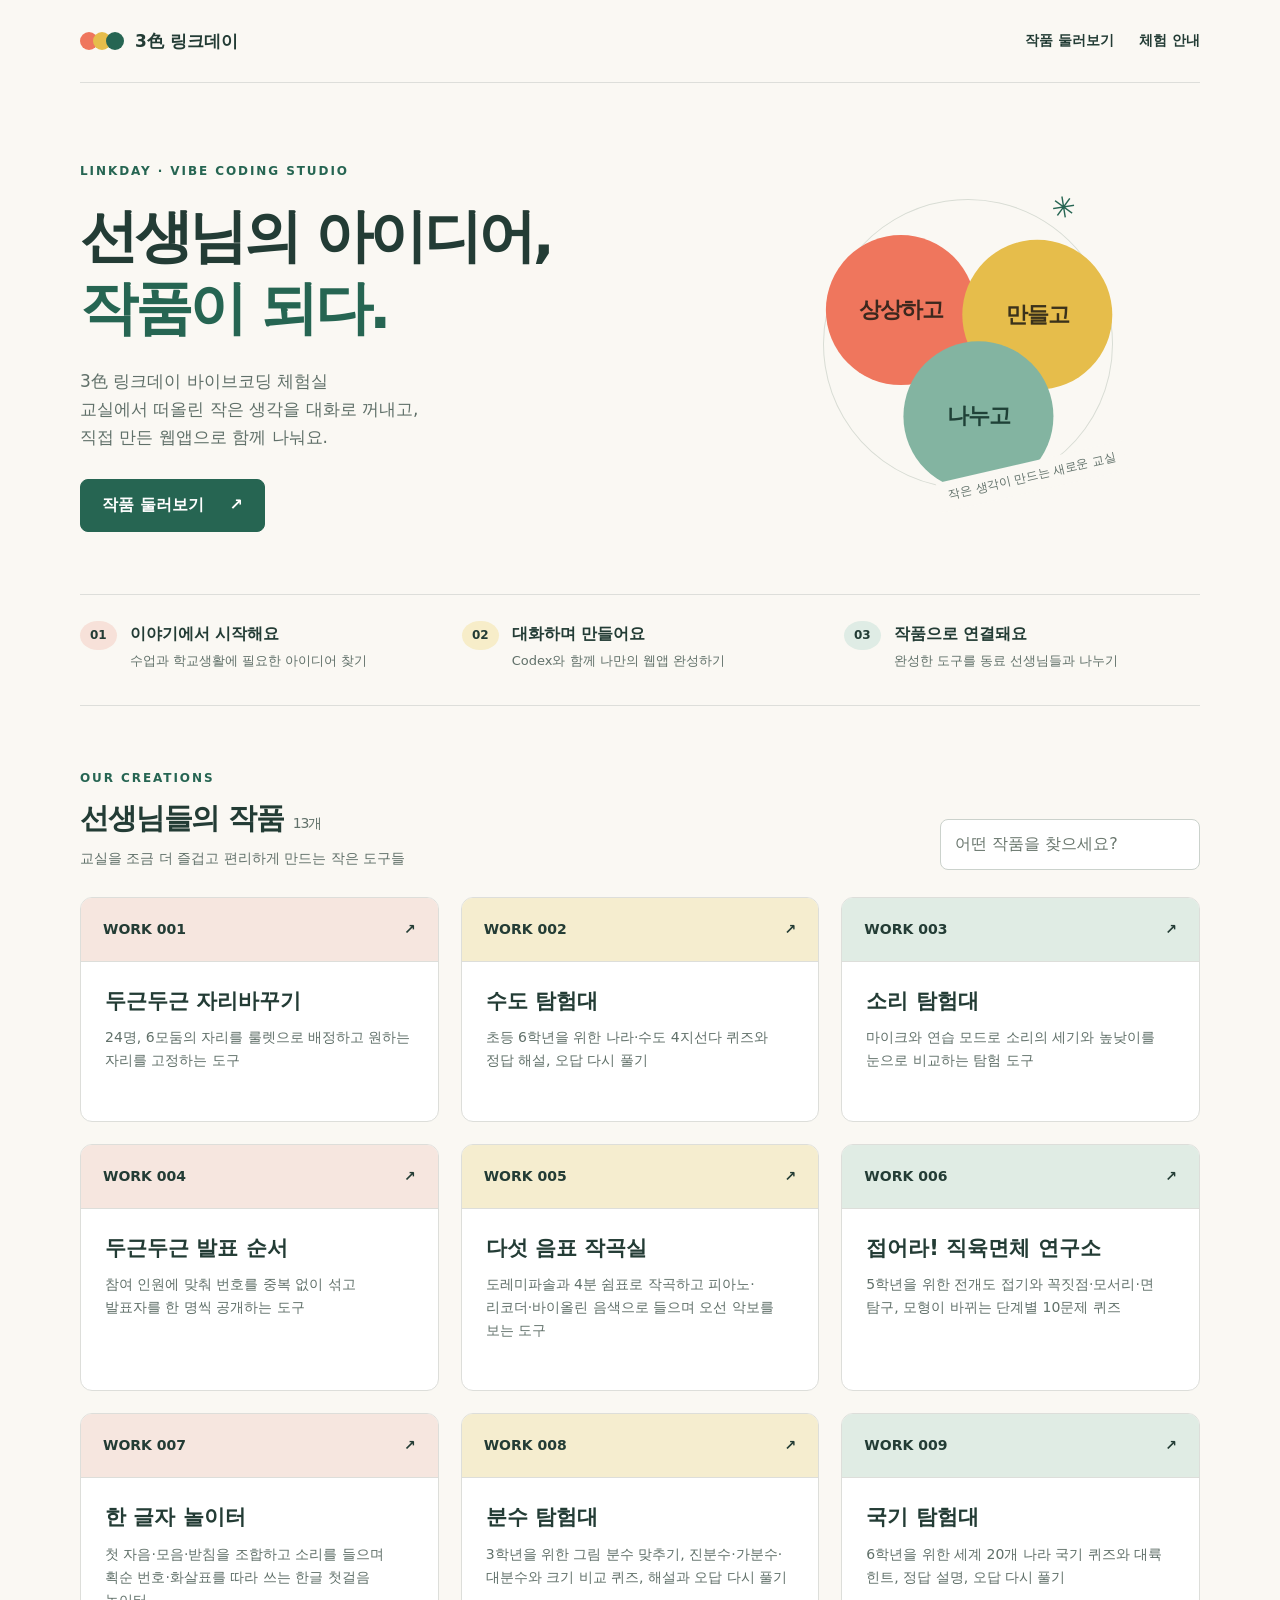
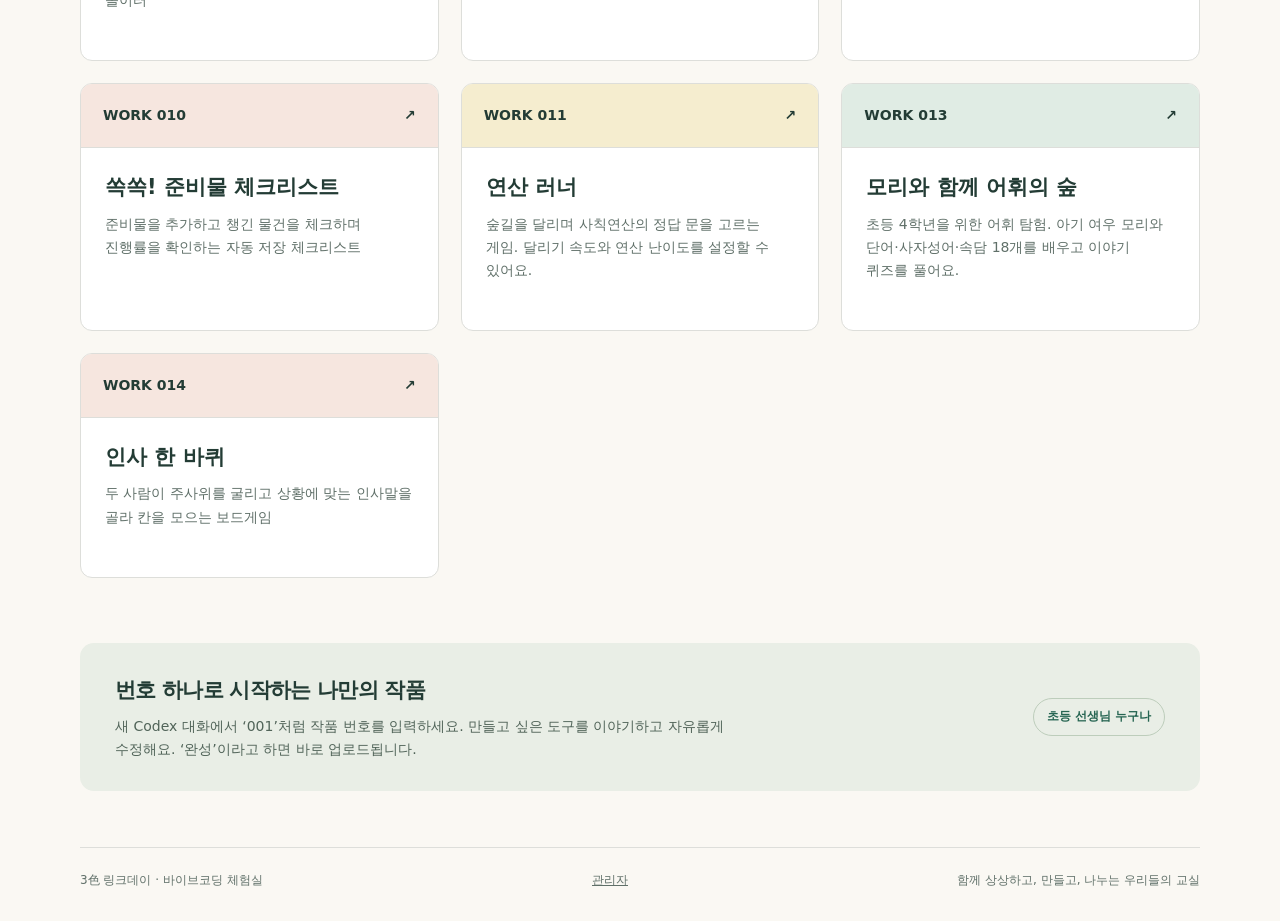
<file: index.html>
<!doctype html>
<html lang="ko">
<head>
  <meta charset="utf-8">
  <meta name="viewport" content="width=device-width, initial-scale=1">
  <meta name="description" content="선생님의 작은 아이디어가 교실을 위한 웹앱이 되는 곳. 3色 링크데이 바이브코딩 체험실 작품 전시관입니다.">
  <meta name="color-scheme" content="light">
  <title>3色 링크데이 · 바이브코딩 체험실</title>
  <link rel="icon" href="data:image/svg+xml,%3Csvg xmlns='http://www.w3.org/2000/svg' viewBox='0 0 64 64'%3E%3Ccircle cx='22' cy='24' r='17' fill='%23f16c51'/%3E%3Ccircle cx='43' cy='24' r='17' fill='%23e4b83d'/%3E%3Ccircle cx='32' cy='43' r='17' fill='%23338677'/%3E%3C/svg%3E">
  <style>
    :root{--paper:#faf8f3;--ink:#233c35;--muted:#607069;--line:#dddeda;--green:#266552;--coral:#ef765d;--yellow:#e6bd4b;--mint:#83b4a1}
    *{box-sizing:border-box}html{scroll-behavior:smooth;scroll-padding-top:24px}body{margin:0;background:var(--paper);color:var(--ink);font-family:"Apple SD Gothic Neo","Malgun Gothic",system-ui,sans-serif;line-height:1.65;word-break:keep-all}a{color:inherit}button,input{font:inherit}button,a,input{-webkit-tap-highlight-color:transparent}a:focus-visible,button:focus-visible,input:focus-visible{outline:3px solid #a7462c;outline-offset:5px}.wrap{width:min(1120px,calc(100% - 48px));margin:auto}.skip{position:absolute;top:-100px;left:20px;background:white;padding:12px;z-index:5}.skip:focus{top:12px}header{display:flex;align-items:center;justify-content:space-between;gap:20px;padding:27px 0;border-bottom:1px solid var(--line)}.brand{display:flex;align-items:center;gap:11px;font-size:17px;font-weight:800;text-decoration:none}.mark{display:flex;align-items:center}.mark i{width:18px;height:18px;border-radius:50%;display:block;background:var(--coral)}.mark i+i{margin-left:-5px;background:var(--yellow)}.mark i+i+i{background:var(--green)}nav{display:flex;gap:25px;font-size:14px;font-weight:650}nav a{text-decoration:none}nav a:hover{text-decoration:underline}.hero{padding:74px 0 62px;display:grid;grid-template-columns:1.35fr 1fr;align-items:center;gap:30px}.eyebrow{text-transform:uppercase;letter-spacing:.16em;font-size:12px;font-weight:800;color:var(--green)}h1{font-size:clamp(36px,4.7vw,58px);line-height:1.23;letter-spacing:-.06em;margin:18px 0 23px;font-weight:800}h1 em{font-style:normal;color:var(--green)}.intro{font-size:17px;color:var(--muted);max-width:480px;margin:0 0 28px}.button{display:inline-flex;align-items:center;justify-content:center;gap:26px;padding:12px 21px;background:var(--green);border:1px solid var(--green);border-radius:8px;color:white;font-weight:700;text-decoration:none;cursor:pointer}.button:hover{background:#1b4d3e}.hero-art{height:310px;position:relative;isolation:isolate;display:grid;place-items:center}.art-frame{width:290px;height:290px;border:1px solid #d9ddd5;border-radius:50%;position:relative;transform:rotate(-9deg)}.petal{position:absolute;width:150px;height:150px;border-radius:50%;display:grid;place-items:center;font-size:22px;font-weight:800;letter-spacing:-.04em}.petal.one{background:var(--coral);left:8px;top:25px;transform:rotate(9deg);color:#3c281e}.petal.two{background:var(--yellow);right:-4px;top:51px;transform:rotate(9deg);color:#3b321b}.petal.three{background:var(--mint);left:68px;bottom:-4px;transform:rotate(9deg);color:#1f4137}.spark{position:absolute;font-size:29px;right:16px;top:1px;color:var(--green)}.art-note{position:absolute;bottom:-12px;right:6px;font-size:12px;color:var(--muted);background:var(--paper);padding:5px 10px;transform:rotate(-4deg)}.steps{display:grid;grid-template-columns:repeat(3,1fr);gap:26px;padding:26px 0 34px;border-top:1px solid var(--line);border-bottom:1px solid var(--line)}.step{display:flex;gap:13px;align-items:flex-start}.step-number{font-size:12px;font-weight:800;padding:5px 10px;border-radius:50%;background:#f7e1d9}.step:nth-child(2) .step-number{background:#f7edc9}.step:nth-child(3) .step-number{background:#dfece5}.step h2{font-size:16px;margin:0 0 3px}.step p{font-size:13px;color:var(--muted);margin:0}.gallery{padding:58px 0 65px}.section-top{display:flex;justify-content:space-between;gap:24px;align-items:end;margin-bottom:27px}.section-top h2{font-size:29px;letter-spacing:-.04em;margin:4px 0}.section-top p{color:var(--muted);font-size:14px;margin:0}.count{font-size:14px;font-weight:500;color:var(--muted);margin-left:9px}.search{position:relative;min-width:260px}.search input{width:100%;border:1px solid #cbd2cc;border-radius:8px;background:white;padding:11px 14px;color:var(--ink)}.search input::placeholder{color:#6a776e}.sr-only{position:absolute;width:1px;height:1px;padding:0;margin:-1px;overflow:hidden;clip-path:inset(50%);white-space:nowrap;border:0}.state{min-height:253px;border:1px dashed #c8d2c8;border-radius:14px;background:#f2f5ef;display:flex;flex-direction:column;align-items:center;justify-content:center;text-align:center;padding:38px 24px}.seed{display:flex;gap:6px;align-items:end;height:36px;margin-bottom:13px}.seed i{display:block;width:12px;height:22px;border-radius:9px;background:var(--coral);transform:rotate(-25deg)}.seed i:nth-child(2){height:32px;background:var(--yellow);transform:none}.seed i:nth-child(3){background:var(--mint);transform:rotate(25deg)}.state h3{font-size:20px;margin:0 0 8px;letter-spacing:-.035em}.state p{color:var(--muted);font-size:14px;margin:0;max-width:470px}.state .button{margin-top:20px;font-size:14px;padding:8px 16px}.grid{display:grid;grid-template-columns:repeat(3,1fr);gap:22px}.card{display:flex;flex-direction:column;overflow:hidden;border:1px solid var(--line);border-radius:12px;background:#fff;text-decoration:none;transition:transform .16s,box-shadow .16s}.card:hover{transform:translateY(-4px);box-shadow:0 8px 22px #233c3510}.card-top{display:flex;justify-content:space-between;align-items:center;padding:20px 22px;background:#f6e6df;border-bottom:1px solid var(--line);font-weight:800;font-size:14px}.card:nth-child(3n+2) .card-top{background:#f5edcf}.card:nth-child(3n) .card-top{background:#e0ece4}.card-body{padding:24px;display:flex;flex-direction:column;flex:1}.card h3{font-size:21px;line-height:1.45;margin:0 0 10px;overflow-wrap:anywhere}.description{font-size:14px;color:var(--muted);margin:0 0 24px;overflow-wrap:anywhere}.guide{display:flex;align-items:center;justify-content:space-between;gap:30px;background:#e9eee6;border-radius:14px;padding:30px 35px;margin-bottom:56px}.guide h2{font-size:21px;margin:0 0 8px;letter-spacing:-.035em}.guide p{font-size:14px;color:#516459;margin:0;max-width:660px}.guide-label{white-space:nowrap;font-size:12px;font-weight:800;color:var(--green);border:1px solid #bdcdbb;padding:8px 13px;border-radius:30px}footer{border-top:1px solid var(--line);padding:23px 0 30px;display:flex;justify-content:space-between;gap:20px;font-size:12px;color:var(--muted)}[hidden]{display:none!important}
    @media(max-width:760px){.wrap{width:calc(100% - 36px)}header{padding:20px 0}.brand{font-size:14px}nav{gap:14px;font-size:12px}.hero{padding:42px 0 35px;grid-template-columns:1fr}.hero-art{height:230px;grid-row:2}.art-frame{transform:scale(.75) rotate(-9deg)}.intro{font-size:15px}.steps{grid-template-columns:1fr;gap:22px;padding:27px 0}.section-top{align-items:start;flex-direction:column;gap:19px}.search{width:100%}.gallery{padding:38px 0}.grid{grid-template-columns:repeat(2,1fr)}.guide{padding:25px;align-items:start;flex-direction:column;gap:20px}.guide-label{order:-1}footer{flex-direction:column;gap:5px}}
    @media(max-width:480px){.grid{grid-template-columns:1fr}nav a:last-child{display:none}h1{font-size:39px}.hero-art{height:210px}.section-top h2{font-size:26px}}
    @media(prefers-reduced-motion:reduce){html{scroll-behavior:auto}.card{transition:none}}
  </style>
</head>
<body>
  <a class="skip" href="#gallery">작품 목록 바로가기</a>
  <div class="wrap">
    <header>
      <a class="brand" href="./" aria-label="3色 링크데이 전시관 홈"><span class="mark" aria-hidden="true"><i></i><i></i><i></i></span>3色 링크데이</a>
      <nav aria-label="주 메뉴"><a href="#gallery">작품 둘러보기</a><a href="#guide">체험 안내</a></nav>
    </header>
    <main>
      <section class="hero" aria-labelledby="hero-title">
        <div>
          <span class="eyebrow">Linkday · Vibe Coding Studio</span>
          <h1 id="hero-title">선생님의 아이디어,<br><em>작품이 되다.</em></h1>
          <p class="intro">3色 링크데이 바이브코딩 체험실<br>교실에서 떠올린 작은 생각을 대화로 꺼내고,<br>직접 만든 웹앱으로 함께 나눠요.</p>
          <a class="button" href="#gallery">작품 둘러보기 <span aria-hidden="true">↗</span></a>
        </div>
        <div class="hero-art" aria-hidden="true"><div class="art-frame"><span class="spark">✳</span><span class="petal one">상상하고</span><span class="petal two">만들고</span><span class="petal three">나누고</span><span class="art-note">작은 생각이 만드는 새로운 교실</span></div></div>
      </section>
      <section class="steps" aria-label="세 가지 체험 단계">
        <div class="step"><span class="step-number">01</span><div><h2>이야기에서 시작해요</h2><p>수업과 학교생활에 필요한 아이디어 찾기</p></div></div>
        <div class="step"><span class="step-number">02</span><div><h2>대화하며 만들어요</h2><p>Codex와 함께 나만의 웹앱 완성하기</p></div></div>
        <div class="step"><span class="step-number">03</span><div><h2>작품으로 연결돼요</h2><p>완성한 도구를 동료 선생님들과 나누기</p></div></div>
      </section>
      <section class="gallery" id="gallery" aria-labelledby="gallery-title">
        <div class="section-top"><div><span class="eyebrow">Our Creations</span><h2 id="gallery-title">선생님들의 작품<span class="count" id="count"></span></h2><p>교실을 조금 더 즐겁고 편리하게 만드는 작은 도구들</p></div><div class="search" id="search-box" hidden><label class="sr-only" for="search">작품 번호, 제목, 설명으로 검색</label><input id="search" type="search" placeholder="어떤 작품을 찾으세요?" autocomplete="off" maxlength="100"></div></div>
        <p id="result-status" class="sr-only" role="status" aria-live="polite"></p>
        <div id="state" class="state" role="status"><div class="seed" aria-hidden="true"><i></i><i></i><i></i></div><h3 id="state-title">작품을 불러오고 있어요</h3><p id="state-message">선생님들의 아이디어를 만나러 가는 중이에요.</p><button type="button" class="button" id="retry" hidden>다시 불러오기</button></div>
        <div id="cards" class="grid" hidden></div>
        <noscript><p>작품 목록을 보려면 브라우저의 JavaScript를 켜 주세요.</p></noscript>
      </section>
      <section class="guide" id="guide" aria-labelledby="guide-title"><div><h2 id="guide-title">번호 하나로 시작하는 나만의 작품</h2><p>새 Codex 대화에서 ‘001’처럼 작품 번호를 입력하세요. 만들고 싶은 도구를 이야기하고 자유롭게 수정해요. ‘완성’이라고 하면 바로 업로드됩니다.</p></div><span class="guide-label">초등 선생님 누구나</span></section>
    </main>
    <footer><span>3色 링크데이 · 바이브코딩 체험실</span><a href="./admin.html">관리자</a><span>함께 상상하고, 만들고, 나누는 우리들의 교실</span></footer>
  </div>
  <script>
    'use strict';
    const $ = (id) => document.getElementById(id);
    let works = [];
    function showState(title, message, retry = false) {
      $('state-title').textContent = title;
      $('state-message').textContent = message;
      $('state').hidden = false;
      $('retry').hidden = !retry;
      $('cards').hidden = true;
    }
    function validate(data) {
      if (!Array.isArray(data)) throw new Error('작품 목록은 배열이어야 합니다.');
      const ids = new Set();
      for (const item of data) {
        if (!item || typeof item !== 'object' || typeof item.id !== 'string' || !/^[0-9]{3,}$/.test(item.id) || !Number.isSafeInteger(Number(item.id)) || Number(item.id) < 1 || String(Number(item.id)).padStart(3, '0') !== item.id || ids.has(item.id)) throw new Error('작품 번호를 확인해 주세요.');
        if (Object.keys(item).some(key => !['id', 'title', 'description'].includes(key))) throw new Error('작품 목록 형식을 확인해 주세요.');
        ids.add(item.id);
        for (const key of ['title', 'description']) if (typeof item[key] !== 'string' || !item[key].trim()) throw new Error('작품 정보를 확인해 주세요.');
      }
      return data;
    }
    function makeCard(work) {
      const link = document.createElement('a');
      link.className = 'card';
      link.href = `./works/${work.id}/`;
      const top = document.createElement('div');
      top.className = 'card-top';
      const number = document.createElement('span');
      number.textContent = `WORK ${work.id}`;
      const arrow = document.createElement('span');
      arrow.textContent = '↗';
      arrow.setAttribute('aria-hidden', 'true');
      top.append(number, arrow);
      const body = document.createElement('div');
      body.className = 'card-body';
      const title = document.createElement('h3');
      title.textContent = work.title;
      const description = document.createElement('p');
      description.className = 'description';
      description.textContent = work.description;
      body.append(title, description);
      link.append(top, body);
      return link;
    }
    function render() {
      const query = $('search').value.trim().toLocaleLowerCase('ko');
      const visible = works.filter(work => [work.id, work.title, work.description].join(' ').toLocaleLowerCase('ko').includes(query));
      $('cards').replaceChildren(...visible.map(makeCard));
      $('result-status').textContent = `전체 ${works.length}개 중 ${visible.length}개 작품`;
      if (!works.length) showState('첫 번째 작품을 기다리고 있어요', '선생님의 작은 아이디어가 이 전시관의 첫 작품이 됩니다. 함께 만들어 볼까요?');
      else if (!visible.length) showState('검색한 작품이 없어요', '다른 검색어를 입력하거나 검색어를 지워 모든 작품을 만나 보세요.');
      else { $('state').hidden = true; $('cards').hidden = false; }
    }
    async function loadGallery() {
      $('retry').disabled = true;
      $('search-box').hidden = true;
      $('count').textContent = '';
      $('result-status').textContent = '';
      showState('작품을 불러오고 있어요', '선생님들의 아이디어를 만나러 가는 중이에요.');
      try {
        const response = await fetch('./gallery.json', { cache: 'no-store' });
        if (!response.ok) throw new Error(`목록 요청 실패: ${response.status}`);
        works = validate(await response.json());
        $('count').textContent = `${works.length}개`;
        $('search-box').hidden = works.length === 0;
        render();
      } catch (error) {
        console.error('전시 목록을 불러오지 못했습니다.', error);
        showState('작품 목록을 불러오지 못했어요', '잠시 후 다시 시도해 주세요. 문제가 계속되면 체험실 운영자에게 알려 주세요.', true);
      } finally { $('retry').disabled = false; }
    }
    $('search').addEventListener('input', render);
    $('retry').addEventListener('click', loadGallery);
    loadGallery();
  </script>
</body>
</html>
</file>
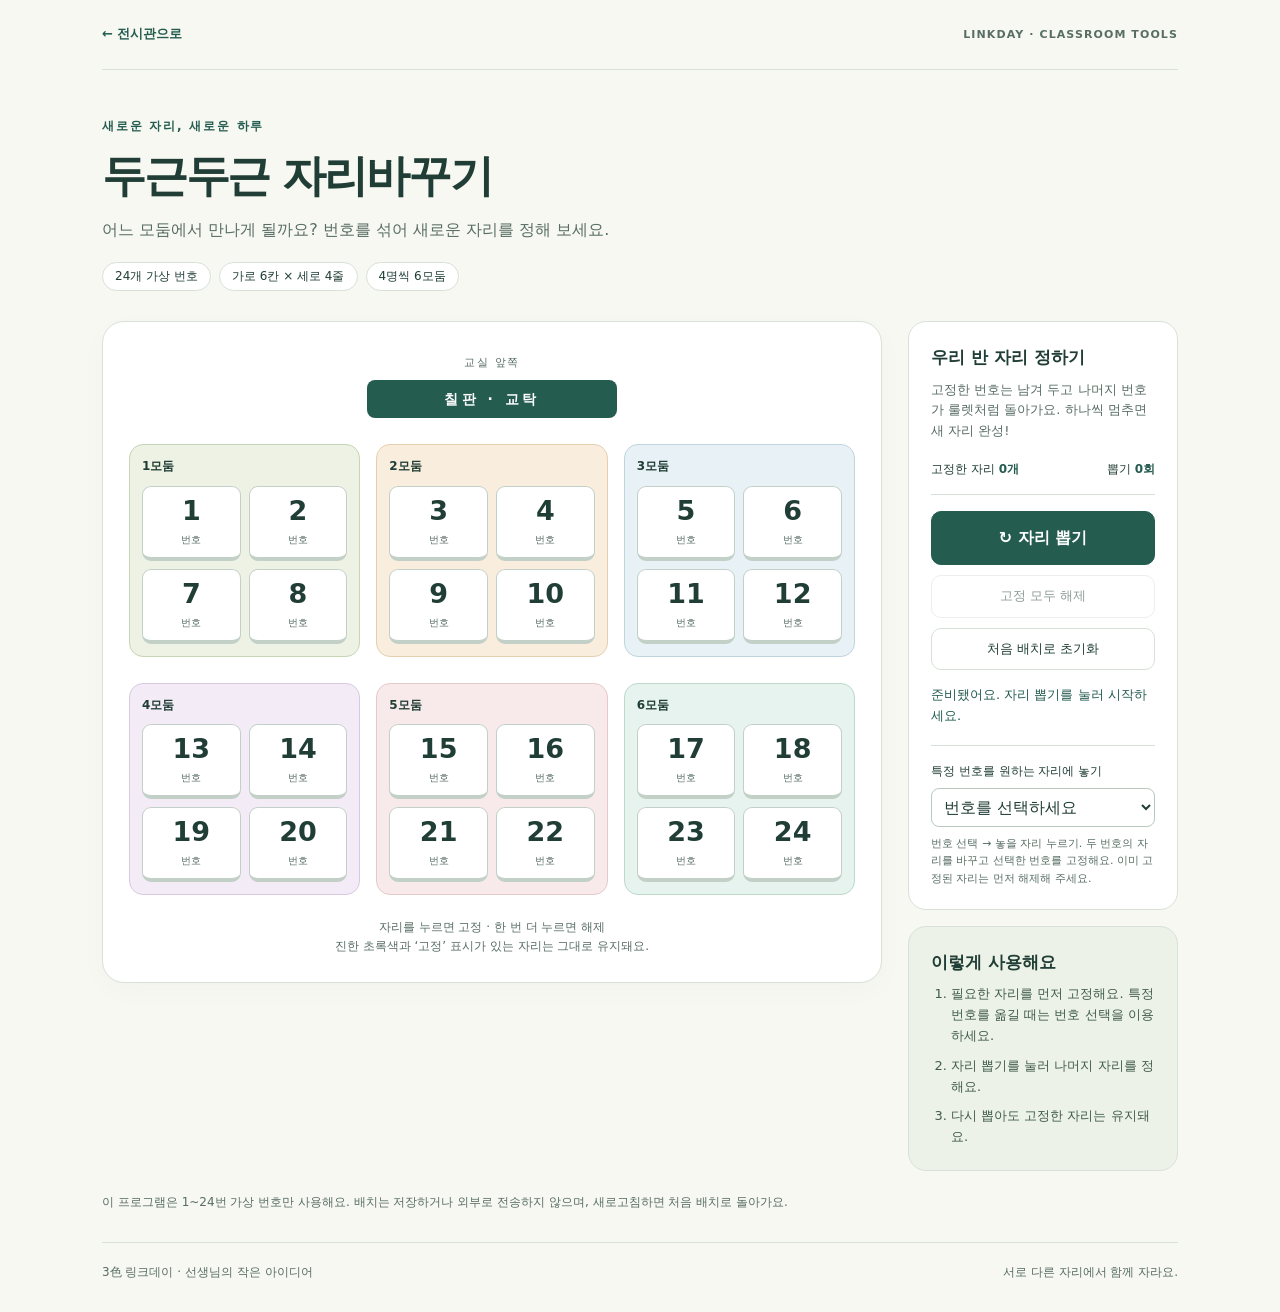
<file: works/001/index.html>
<!doctype html>
<html lang="ko">
<head>
  <meta charset="utf-8">
  <meta name="viewport" content="width=device-width, initial-scale=1">
  <meta name="theme-color" content="#245c50">
  <title>두근두근 자리바꾸기 · 24명 6모둠</title>
  <style>
    :root{--paper:#f7f8f2;--ink:#213e36;--muted:#586d64;--green:#245c50;--line:#d8e1d8}
    *{box-sizing:border-box}body{margin:0;background:var(--paper);color:var(--ink);font-family:"Apple SD Gothic Neo","Malgun Gothic",system-ui,sans-serif;line-height:1.6}button,select{font:inherit}button,a,select{touch-action:manipulation}button{cursor:pointer}button:focus-visible,a:focus-visible,select:focus-visible{outline:3px solid #9b461d;outline-offset:4px}button:disabled{cursor:default;opacity:.5}a{color:var(--green)}
    .wrap{max-width:1140px;padding:0 32px;margin:auto}.top{display:flex;justify-content:space-between;align-items:center;padding:24px 0;border-bottom:1px solid var(--line);font-size:13px}.back{text-decoration:none;font-weight:700}.tag{letter-spacing:.1em;font-size:11px;font-weight:800;color:var(--muted)}
    header{padding:42px 0 30px}.eyebrow{color:var(--green);font-size:12px;font-weight:800;letter-spacing:.15em}h1{font-size:clamp(30px,4vw,44px);line-height:1.3;letter-spacing:-.05em;margin:10px 0 12px}header p{margin:0;color:var(--muted)}.chips{display:flex;gap:8px;margin-top:20px;flex-wrap:wrap}.chip{font-size:12px;padding:4px 12px;border:1px solid var(--line);border-radius:30px;background:white}
    .layout{display:grid;grid-template-columns:minmax(0,1fr) 270px;gap:26px;align-items:start}.classroom{background:white;border:1px solid var(--line);border-radius:22px;padding:26px;box-shadow:0 8px 30px #213e3606}.front{text-align:center;margin-bottom:26px}.front span{font-size:11px;color:var(--muted);letter-spacing:.15em}.board{background:var(--green);color:#fff;border-radius:8px;max-width:250px;padding:8px;margin:6px auto;font-size:14px;font-weight:700;letter-spacing:.25em}.groups{display:grid;grid-template-columns:repeat(3,minmax(0,1fr));gap:26px 16px}.group{--tint:#edf2e5;--edge:#c6d5b3;background:var(--tint);border:1px solid var(--edge);padding:12px;border-radius:14px}.group:nth-child(2){--tint:#f9edde;--edge:#e6cfaf}.group:nth-child(3){--tint:#e8f2f6;--edge:#bed5df}.group:nth-child(4){--tint:#f3ecf7;--edge:#d8c9e1}.group:nth-child(5){--tint:#f8eaea;--edge:#e6caca}.group:nth-child(6){--tint:#e7f3ee;--edge:#bcd9ca}.group h2{font-size:12px;font-weight:750;margin:0 0 9px}.seats{display:grid;grid-template-columns:repeat(2,minmax(0,1fr));gap:8px}.seat{position:relative;display:flex;flex-direction:column;align-items:center;justify-content:center;width:100%;min-height:75px;background:#fff;color:var(--ink);border:1px solid #c3d0c8;border-bottom:4px solid #c3d0c8;border-radius:9px;transition:transform .15s,border-color .15s}.seat:hover{transform:translateY(-2px);border-color:var(--green)}.seat strong{font-size:27px;line-height:1.2;font-variant-numeric:tabular-nums}.seat small{font-size:10px;color:var(--muted);margin-top:5px}.seat[aria-pressed="true"]{background:#245c50;color:white;border-color:#163f35}.seat[aria-pressed="true"] small{color:#fff}.legend{font-size:12px;color:var(--muted);text-align:center;margin:23px 0 0}
    aside{display:flex;flex-direction:column;gap:16px}.panel{border:1px solid var(--line);border-radius:18px;background:white;padding:22px}.panel h2{font-size:17px;margin:0 0 8px}.panel p{font-size:13px;color:var(--muted);margin:0 0 18px}.action{width:100%;padding:13px 10px;border:1px solid var(--green);border-radius:10px;background:var(--green);color:#fff;font-weight:750}.action:hover{background:#17483b}.secondary{display:block;width:100%;margin-top:10px;padding:10px;border:1px solid var(--line);border-radius:10px;background:white;color:var(--ink);font-size:13px}.secondary:hover{background:#f0f5ef}.summary{display:flex;justify-content:space-between;font-size:12px;padding-bottom:15px;margin-bottom:16px;border-bottom:1px solid var(--line)}.summary strong{color:var(--green)}.status{margin-top:15px!important;margin-bottom:0!important;min-height:42px;color:var(--green)!important}.help{background:#edf2e8}.help ol{padding-left:20px;margin:0;font-size:13px;color:#405c4d}.help li+li{margin-top:9px}.assignment{margin-top:18px;padding-top:16px;border-top:1px solid var(--line)}label{display:block;font-size:12px;margin-bottom:6px}select{width:100%;padding:8px;border:1px solid #b9c9be;border-radius:8px;background:white;color:var(--ink)}.assignment p{font-size:11px;margin:8px 0 0}.privacy{font-size:12px;color:var(--muted);margin:22px 0 30px}footer{border-top:1px solid var(--line);padding:20px 0 30px;color:var(--muted);font-size:12px;display:flex;justify-content:space-between;gap:12px}
    @media(max-width:850px){.layout{grid-template-columns:minmax(0,1fr)}aside{display:grid;grid-template-columns:1fr 1fr}.classroom{padding:22px}.groups{gap:22px 14px}}
    @media(max-width:480px){.wrap{padding:0 14px}.top{padding:17px 0}.tag{font-size:9px}header{padding:27px 0 24px}header p{font-size:14px}.classroom{padding:18px 10px;border-radius:16px}.groups{gap:20px 7px}.group{padding:8px 5px;border-radius:10px}.seats{gap:5px}.seat{min-height:68px;border-radius:7px}.seat strong{font-size:23px}.seat small{font-size:9px}.group h2{font-size:11px}.legend{font-size:11px}aside{grid-template-columns:1fr}.panel{padding:20px}footer{flex-direction:column}.board{max-width:180px}}
    .seat.rolling{opacity:1;background:#fff8e5;border-color:#b58a35;overflow:hidden}.seat.rolling strong{animation:reel .12s linear infinite}.seat.rolling small{color:#72551f}.seat.settled{animation:land .32s ease-out;border-color:var(--green)}.classroom.drawing .seat:disabled{opacity:1;cursor:wait}.classroom.drawing .seat:hover{transform:none}.classroom.drawing .board{background:#70521e}
    @keyframes reel{from{transform:translateY(-8px);filter:blur(1px)}to{transform:translateY(8px);filter:blur(1px)}}
    @keyframes land{0%{transform:scale(.92)}60%{transform:scale(1.06)}100%{transform:scale(1)}}
    @media(prefers-reduced-motion:reduce){.seat{transition:none}.seat.rolling strong,.seat.settled{animation:none}}
  </style>
</head>
<body>
  <div class="wrap">
    <div class="top"><a class="back" href="../../">← 전시관으로</a><span class="tag">LINKDAY · CLASSROOM TOOLS</span></div>
    <header>
      <span class="eyebrow">새로운 자리, 새로운 하루</span>
      <h1>두근두근 자리바꾸기</h1>
      <p>어느 모둠에서 만나게 될까요? 번호를 섞어 새로운 자리를 정해 보세요.</p>
      <div class="chips"><span class="chip">24개 가상 번호</span><span class="chip">가로 6칸 × 세로 4줄</span><span class="chip">4명씩 6모둠</span></div>
    </header>
    <main class="layout">
      <section class="classroom" aria-label="교실 자리 배치도">
        <div class="front"><span>교실 앞쪽</span><div class="board">칠판 · 교탁</div></div>
        <div class="groups" id="groups"></div>
        <p class="legend">자리를 누르면 고정 · 한 번 더 누르면 해제<br>진한 초록색과 ‘고정’ 표시가 있는 자리는 그대로 유지돼요.</p>
      </section>
      <aside aria-label="자리 배정 도구">
        <section class="panel">
          <h2>우리 반 자리 정하기</h2>
          <p>고정한 번호는 남겨 두고 나머지 번호가 룰렛처럼 돌아가요. 하나씩 멈추면 새 자리 완성!</p>
          <div class="summary"><span>고정한 자리 <strong id="locked-count">0개</strong></span><span>뽑기 <strong id="round">0회</strong></span></div>
          <button class="action" id="shuffle" type="button">↻ 자리 뽑기</button>
          <button class="secondary" id="unlock" type="button" disabled>고정 모두 해제</button>
          <button class="secondary" id="reset" type="button">처음 배치로 초기화</button>
          <p class="status" id="status" role="status" aria-live="polite">준비됐어요. 자리 뽑기를 눌러 시작하세요.</p>
          <div class="assignment">
            <label for="number">특정 번호를 원하는 자리에 놓기</label>
            <select id="number"><option value="">번호를 선택하세요</option></select>
            <p>번호 선택 → 놓을 자리 누르기. 두 번호의 자리를 바꾸고 선택한 번호를 고정해요. 이미 고정된 자리는 먼저 해제해 주세요.</p>
          </div>
        </section>
        <section class="panel help"><h2>이렇게 사용해요</h2><ol><li>필요한 자리를 먼저 고정해요. 특정 번호를 옮길 때는 번호 선택을 이용하세요.</li><li>자리 뽑기를 눌러 나머지 자리를 정해요.</li><li>다시 뽑아도 고정한 자리는 유지돼요.</li></ol></section>
      </aside>
    </main>
    <p class="privacy">이 프로그램은 1~24번 가상 번호만 사용해요. 배치는 저장하거나 외부로 전송하지 않으며, 새로고침하면 처음 배치로 돌아가요.</p>
    <footer><span>3色 링크데이 · 선생님의 작은 아이디어</span><span>서로 다른 자리에서 함께 자라요.</span></footer>
  </div>
  <noscript>자리바꾸기를 사용하려면 브라우저의 JavaScript를 켜 주세요.</noscript>
  <script>
    'use strict';
    const initial = Array.from({length: 24}, (_, i) => i + 1);
    let arrangement = [...initial];
    const locked = new Set();
    let round = 0;
    let drawing = false;
    const seats = [];
    const numberSelect = document.getElementById('number');
    const status = document.getElementById('status');
    const shuffleButton = document.getElementById('shuffle');
    const classroom = document.querySelector('.classroom');
    const groups = document.getElementById('groups');
    for (const number of initial) {
      const option = document.createElement('option');
      option.value = String(number);
      option.textContent = `${number}번`;
      numberSelect.append(option);
    }
    for (let group = 0; group < 6; group++) {
      const section = document.createElement('section');
      section.className = 'group';
      const heading = document.createElement('h2');
      heading.id = `group-${group}`;
      heading.textContent = `${group + 1}모둠`;
      section.setAttribute('aria-labelledby', heading.id);
      const grid = document.createElement('div');
      grid.className = 'seats';
      for (let local = 0; local < 4; local++) {
        const index = (Math.floor(group / 3) * 2 + Math.floor(local / 2)) * 6 + (group % 3) * 2 + local % 2;
        const button = document.createElement('button');
        button.type = 'button';
        button.className = 'seat';
        button.dataset.index = String(index);
        button.append(document.createElement('strong'), document.createElement('small'));
        button.addEventListener('click', () => selectSeat(index));
        seats[index] = button;
        grid.append(button);
      }
      section.append(heading, grid);
      document.getElementById('groups').append(section);
    }
    function render() {
      seats.forEach((seat, index) => {
        const fixed = locked.has(index);
        seat.querySelector('strong').textContent = arrangement[index];
        seat.querySelector('small').textContent = fixed ? '고정 ✓' : '번호';
        seat.setAttribute('aria-pressed', String(fixed));
        seat.disabled = drawing;
        seat.setAttribute('aria-label', `${Math.floor(index / 6) + 1}줄 ${index % 6 + 1}칸, ${arrangement[index]}번, ${fixed ? '고정됨, 누르면 해제' : '고정 안 됨'}`);
      });
      document.getElementById('locked-count').textContent = `${locked.size}개`;
      document.getElementById('round').textContent = `${round}회`;
      document.getElementById('unlock').disabled = drawing || locked.size === 0;
      document.getElementById('reset').disabled = drawing;
      numberSelect.disabled = drawing;
      shuffleButton.disabled = drawing || locked.size >= 23;
      shuffleButton.textContent = drawing ? '두근두근… 추첨 중' : round ? '↻ 다시 뽑기' : '↻ 자리 뽑기';
    }
    function selectSeat(index) {
      if (drawing) return;
      const selectedNumber = Number(numberSelect.value);
      if (selectedNumber) {
        const source = arrangement.indexOf(selectedNumber);
        if (locked.has(index) || locked.has(source)) {
          status.textContent = '옮기려는 번호나 도착 자리가 고정되어 있어요. 번호 선택을 취소하고 해당 자리의 고정을 먼저 해제해 주세요.';
          return;
        }
        [arrangement[index], arrangement[source]] = [arrangement[source], arrangement[index]];
        locked.add(index);
        numberSelect.value = '';
        status.textContent = `${selectedNumber}번을 선택한 자리에 놓고 고정했어요.`;
      } else {
        if (locked.has(index)) locked.delete(index);
        else locked.add(index);
        status.textContent = `${arrangement[index]}번 자리의 고정을 ${locked.has(index) ? '설정' : '해제'}했어요.`;
      }
      if (locked.size >= 23) status.textContent += ' 바꿀 수 있는 자리가 2개 미만이에요. 다시 뽑으려면 고정을 더 해제해 주세요.';
      render();
    }
    shuffleButton.addEventListener('click', () => {
      if (drawing || locked.size >= 23) return;
      const free = initial.map((_, i) => i).filter(i => !locked.has(i));
      const numbers = free.map(i => arrangement[i]);
      for (let i = numbers.length - 1; i > 0; i--) {
        const j = Math.floor(Math.random() * (i + 1));
        [numbers[i], numbers[j]] = [numbers[j], numbers[i]];
      }
      drawing = true;
      numberSelect.value = '';
      seats.forEach(seat => seat.classList.remove('settled'));
      classroom.classList.add('drawing');
      groups.setAttribute('aria-busy', 'true');
      status.textContent = '두근두근! 번호가 돌아가고 있어요. 잠시 후 하나씩 멈춰요.';
      render();
      const reducedMotion = window.matchMedia('(prefers-reduced-motion: reduce)').matches;
      const started = performance.now();
      const stopped = new Set();
      const nextTick = new Map();
      free.forEach(index => {
        seats[index].classList.add('rolling');
        seats[index].querySelector('small').textContent = '추첨 중';
      });
      function animate(now) {
        const elapsed = now - started;
        free.forEach((index, order) => {
          if (stopped.has(index)) return;
          // The last seats wait longer; each reel slows before revealing its result.
          const end = reducedMotion ? 600 : 2000 + 2800 * Math.pow(order / (free.length - 1), 1.6);
          const seat = seats[index];
          if (elapsed >= end) {
            arrangement[index] = numbers[order];
            seat.querySelector('strong').textContent = numbers[order];
            seat.querySelector('small').textContent = '확정 ✓';
            seat.classList.remove('rolling');
            seat.classList.add('settled');
            stopped.add(index);
          } else if (!reducedMotion && elapsed >= (nextTick.get(index) || 0)) {
            seat.querySelector('strong').textContent = numbers[Math.floor(Math.random() * numbers.length)];
            const interval = 55 + 210 * Math.pow(elapsed / end, 3);
            seat.querySelector('strong').style.animationDuration = `${interval}ms`;
            nextTick.set(index, elapsed + interval);
          }
        });
        if (stopped.size < free.length) {
          requestAnimationFrame(animate);
          return;
        }
        drawing = false;
        round++;
        classroom.classList.remove('drawing');
        groups.setAttribute('aria-busy', 'false');
        status.textContent = `${round}번째 자리 배정 완료! ${locked.size}개 고정 자리는 유지했어요.`;
        render();
        free.forEach(index => { seats[index].querySelector('small').textContent = '확정 ✓'; });
      }
      requestAnimationFrame(animate);
    });
    document.getElementById('unlock').addEventListener('click', () => {
      if (drawing) return;
      locked.clear();
      numberSelect.value = '';
      status.textContent = '모든 자리의 고정을 해제했어요. 현재 배치는 그대로예요.';
      render();
    });
    document.getElementById('reset').addEventListener('click', () => {
      if (drawing) return;
      seats.forEach(seat => seat.classList.remove('settled'));
      arrangement = [...initial];
      locked.clear();
      round = 0;
      numberSelect.value = '';
      status.textContent = '처음 배치로 돌아왔어요. 고정과 뽑기 횟수도 초기화했어요.';
      render();
    });
    render();
  </script>
</body>
</html>
</file>
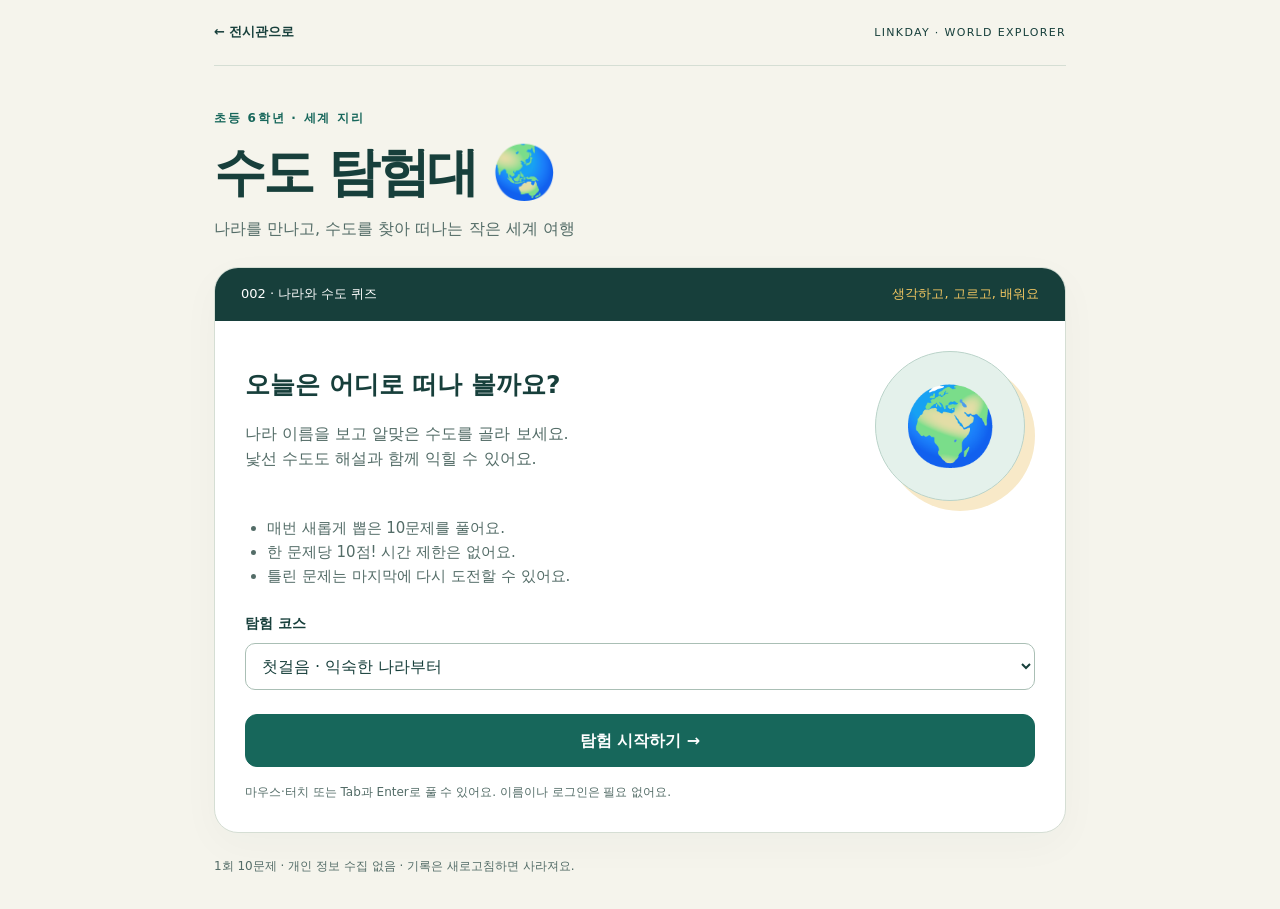
<file: works/002/index.html>
<!doctype html>
<html lang="ko">
<head>
<meta charset="utf-8">
<meta name="viewport" content="width=device-width, initial-scale=1">
<meta name="theme-color" content="#164c47">
<title>수도 탐험대 · 세계 나라 퀴즈</title>
<style>
:root{--ink:#173f3b;--muted:#536c67;--green:#17675b;--paper:#f5f4ec;--line:#d5ded4;--gold:#f4c862}*{box-sizing:border-box}body{margin:0;background:var(--paper);color:var(--ink);font-family:system-ui,"Malgun Gothic",sans-serif;line-height:1.6}button,select{font:inherit}button{cursor:pointer}button:disabled{cursor:default}button:focus-visible,a:focus-visible,select:focus-visible{outline:3px solid #a64d18;outline-offset:4px}a{color:inherit}.wrap{max-width:900px;margin:auto;padding:0 24px}nav{display:flex;justify-content:space-between;gap:12px;align-items:center;padding:22px 0;border-bottom:1px solid var(--line);font-size:13px}nav a{text-decoration:none;font-weight:700}.brand{letter-spacing:.12em;font-size:11px}header{padding:38px 0 26px}.eyebrow{font-size:12px;font-weight:800;letter-spacing:.15em;color:var(--green)}h1{font-size:clamp(32px,7vw,52px);line-height:1.2;letter-spacing:-.05em;margin:12px 0}header p{color:var(--muted);margin:0}.shell{background:white;border:1px solid var(--line);border-radius:24px;overflow:hidden;box-shadow:0 12px 40px #173f3b08}.ribbon{padding:16px 26px;background:var(--ink);color:#fff;display:flex;align-items:center;justify-content:space-between;gap:12px;font-size:13px}.ribbon span:last-child{color:var(--gold)}.panel{padding:30px}.intro{display:grid;grid-template-columns:1fr 160px;gap:24px;align-items:center}.globe{width:150px;height:150px;border:1px solid #bad3c9;border-radius:50%;background:#e4f1eb;display:grid;place-items:center;font-size:76px;box-shadow:10px 10px 0 #f8e9c8}.intro h2{margin:0 0 12px;font-size:25px}.muted{color:var(--muted)}.rules{padding-left:22px;color:var(--muted);font-size:15px}.settings{margin:24px 0}label{display:block;font-size:14px;font-weight:700;margin-bottom:8px}select{width:100%;padding:12px;border:1px solid #aabfb5;border-radius:10px;background:white;color:var(--ink)}.primary,.secondary{padding:13px 22px;border-radius:12px;font-weight:750;border:1px solid var(--green);min-height:48px}.primary{background:var(--green);color:white}.primary:hover{background:#105046}.secondary{background:white;color:var(--green)}.wide{width:100%}.meta{display:flex;justify-content:space-between;gap:12px;font-size:13px;color:var(--muted);margin-bottom:12px}progress{width:100%;height:8px;border:0;appearance:none;display:block;margin:0 0 28px;border-radius:8px;overflow:hidden;background:#edf1eb}progress::-webkit-progress-bar{background:#edf1eb}progress::-webkit-progress-value{background:var(--green)}progress::-moz-progress-bar{background:var(--green)}.region{display:inline-block;background:#eef3eb;padding:4px 12px;border-radius:20px;color:var(--green);font-size:12px;font-weight:700}.question{font-size:clamp(24px,5vw,34px);line-height:1.45;letter-spacing:-.04em;margin:16px 0 24px}.question strong{color:var(--green)}.choices{display:grid;grid-template-columns:1fr 1fr;gap:12px}.choice{text-align:left;border:1px solid var(--line);border-radius:13px;background:white;color:var(--ink);padding:17px;display:flex;gap:12px;align-items:center;font-weight:700;min-height:66px}.choice .key{display:grid;place-items:center;background:#f0f3ed;border-radius:7px;min-width:28px;height:28px;font-size:12px}.choice:hover:not(:disabled){border-color:var(--green);background:#f2f8f4}.choice.correct{background:#eaf5ef;border:2px solid #20724d}.choice.wrong{background:#fff0e9;border:2px solid #b7522c}.choice:disabled{color:var(--ink)}.feedback{background:#f3f6ef;border-left:4px solid var(--green);padding:18px;margin:22px 0;border-radius:0 12px 12px 0}.feedback h3{margin:0 0 7px;font-size:18px}.feedback p{margin:0}.note{font-size:12px;color:var(--muted);margin:16px 0 0}.result{text-align:center}.result h2{font-size:28px;margin:12px 0}.score{font-size:64px;line-height:1.2;font-weight:850;color:var(--green);margin:18px 0}.score small{font-size:20px}.actions{display:flex;gap:10px;justify-content:center;flex-wrap:wrap;margin:24px 0}.review{text-align:left;border-top:1px solid var(--line);padding-top:22px}.review h3{font-size:18px}.review ul{padding:0;list-style:none}.review li{border:1px solid var(--line);border-radius:12px;padding:14px 16px;margin:10px 0}.review li span{display:block;font-size:13px;color:var(--muted)}footer{padding:24px 0 32px;color:var(--muted);font-size:12px}[hidden]{display:none!important}@media(max-width:560px){.wrap{padding:0 16px}header{padding-top:28px}.panel{padding:22px 18px}.ribbon{padding:14px 18px}.intro{grid-template-columns:1fr}.globe{display:none}.choices{grid-template-columns:1fr}.choice{padding:13px;min-height:58px}.brand{font-size:10px}.actions>*{width:100%}}@media(prefers-reduced-motion:no-preference){.choice{transition:background .15s,border-color .15s}}
</style>
</head>
<body>
<div class="wrap">
<nav><a href="../../">← 전시관으로</a><span class="brand">LINKDAY · WORLD EXPLORER</span></nav>
<header><span class="eyebrow">초등 6학년 · 세계 지리</span><h1>수도 탐험대 🌏</h1><p>나라를 만나고, 수도를 찾아 떠나는 작은 세계 여행</p></header>
<main class="shell">
<div class="ribbon"><span>002 · 나라와 수도 퀴즈</span><span>생각하고, 고르고, 배워요</span></div>
<section class="panel" id="intro" aria-labelledby="intro-title">
 <div class="intro"><div><h2 id="intro-title">오늘은 어디로 떠나 볼까요?</h2><p class="muted">나라 이름을 보고 알맞은 수도를 골라 보세요.<br>낯선 수도도 해설과 함께 익힐 수 있어요.</p></div><div class="globe" aria-hidden="true">🌍</div></div>
 <ul class="rules"><li>매번 새롭게 뽑은 10문제를 풀어요.</li><li>한 문제당 10점! 시간 제한은 없어요.</li><li>틀린 문제는 마지막에 다시 도전할 수 있어요.</li></ul>
 <div class="settings"><label for="level">탐험 코스</label><select id="level"><option value="basic">첫걸음 · 익숙한 나라부터</option><option value="world">세계 여행 · 여러 대륙을 골고루</option></select></div>
 <button class="primary wide" id="start">탐험 시작하기 →</button><p class="note">마우스·터치 또는 Tab과 Enter로 풀 수 있어요. 이름이나 로그인은 필요 없어요.</p>
</section>
<section class="panel" id="quiz" hidden aria-labelledby="question">
 <div class="meta"><span id="position"></span><span id="points"></span></div><progress id="progress" max="10" value="0" aria-label="완료한 문제 수"></progress>
 <span class="region" id="region"></span><h2 class="question" id="question" tabindex="-1"></h2>
 <div class="choices" id="choices" role="group" aria-labelledby="question"></div>
 <div id="feedback" class="feedback" role="status" aria-live="polite" hidden></div>
 <button class="primary wide" id="next" hidden>다음 나라로 →</button>
 <p class="note">정답을 고르면 해설이 나와요. 읽은 뒤 다음 문제로 이동하세요.</p>
</section>
<section class="panel result" id="result" hidden aria-labelledby="result-title">
 <span class="eyebrow">EXPLORATION COMPLETE</span><h2 id="result-title" tabindex="-1">탐험을 마쳤어요!</h2><div class="score" id="score"></div><p id="summary" class="muted"></p>
 <div class="actions"><button class="primary" id="retry">틀린 문제 다시 풀기</button><button class="secondary" id="restart">새 탐험 준비하기</button></div>
 <div class="review" id="review"></div>
</section>
</main><footer>1회 10문제 · 개인 정보 수집 없음 · 기록은 새로고침하면 사라져요.</footer>
<noscript>퀴즈를 풀려면 브라우저의 JavaScript를 켜 주세요.</noscript>
</div>
<script>
'use strict';
// 나라, 수도, 지역, 해설, 첫걸음 코스 포함 여부
const countries = [
 ['대한민국','서울','아시아','서울은 한강이 흐르는 대한민국의 수도예요.',1],
 ['일본','도쿄','아시아','도쿄는 일본의 수도예요. 일본의 대표적인 큰 도시인 오사카와 구별해요.',1],
 ['중국','베이징','아시아','중국의 수도는 베이징이에요. 상하이는 큰 경제 도시예요.',1],
 ['몽골','울란바토르','아시아','울란바토르는 몽골의 수도로, 넓은 초원으로 알려진 나라의 중심 도시예요.',0],
 ['베트남','하노이','아시아','베트남의 수도는 북쪽에 있는 하노이예요. 호찌민은 남쪽의 큰 도시예요.',1],
 ['태국','방콕','아시아','방콕은 태국의 수도예요. 짜오프라야강이 도시를 지나가요.',1],
 ['인도','뉴델리','아시아','인도의 수도는 뉴델리예요. 뭄바이는 인도의 큰 항구 도시예요.',1],
 ['싱가포르','싱가포르','아시아','싱가포르는 도시 국가여서 나라 이름과 수도 이름이 같아요.',0],
 ['프랑스','파리','유럽','파리는 프랑스의 수도예요. 에펠탑과 루브르 박물관이 있어요.',1],
 ['영국','런던','유럽','런던은 영국의 수도예요. 템스강이 흐르고 영국 의회가 있어요.',1],
 ['독일','베를린','유럽','베를린은 독일의 수도예요. 과거 도시를 나누었던 베를린 장벽으로도 알려져 있어요.',0],
 ['이탈리아','로마','유럽','로마는 이탈리아의 수도예요. 고대 로마의 유적인 콜로세움이 있어요.',1],
 ['스페인','마드리드','유럽','스페인의 수도는 마드리드예요. 바르셀로나와는 다른 도시예요.',0],
 ['그리스','아테네','유럽','아테네는 그리스의 수도예요. 고대 그리스의 유적이 남아 있어요.',0],
 ['미국','워싱턴 D.C.','북아메리카','미국의 수도는 워싱턴 D.C.예요. 뉴욕이 아니에요. 백악관과 연방 의회가 있어요.',1],
 ['캐나다','오타와','북아메리카','캐나다의 수도는 오타와예요. 토론토나 밴쿠버와 헷갈리지 않도록 해요.',0],
 ['멕시코','멕시코시티','북아메리카','멕시코시티는 멕시코의 수도예요. 나라 이름과 수도 이름이 비슷해요.',0],
 ['브라질','브라질리아','남아메리카','브라질의 수도는 브라질리아예요. 리우데자네이루는 과거의 수도예요.',1],
 ['아르헨티나','부에노스아이레스','남아메리카','부에노스아이레스는 아르헨티나의 수도예요. 아르헨티나는 남아메리카 남쪽에 있어요.',0],
 ['페루','리마','남아메리카','리마는 페루의 수도예요. 태평양과 가까운 해안에 있어요.',0],
 ['이집트','카이로','아프리카','카이로는 이집트의 수도예요. 나일강이 흐르고 가까이에 기자의 피라미드가 있어요.',1],
 ['케냐','나이로비','아프리카','나이로비는 아프리카 동부에 있는 케냐의 수도예요.',0],
 ['호주','캔버라','오세아니아','호주의 수도는 캔버라예요. 시드니나 멜버른이 아니라는 점을 기억해요.',1],
 ['뉴질랜드','웰링턴','오세아니아','뉴질랜드의 수도는 웰링턴이에요. 오클랜드는 뉴질랜드의 큰 도시예요.',0]
].map(([country,capital,region,fact,basic])=>({country,capital,region,fact,basic}));
const $=id=>document.getElementById(id);
const shuffle=items=>{const a=[...items];for(let i=a.length-1;i>0;i--){const j=Math.floor(Math.random()*(i+1));[a[i],a[j]]=[a[j],a[i]];}return a;};
let questions=[], index=0, correct=0, mistakes=[], answered=false;
function show(id){for(const name of ['intro','quiz','result'])$(name).hidden=name!==id;}
function begin(pool){questions=[...pool];index=0;correct=0;mistakes=[];show('quiz');render();}
function render(){
 answered=false;const q=questions[index];
 $('position').textContent=`문제 ${index+1} / ${questions.length}`;
 $('points').textContent=`${correct*10}점`;
 $('progress').max=questions.length;$('progress').value=index;
 $('region').textContent=q.region;
 $('question').textContent=`${q.country}의 수도는 어디일까요?`;
 $('feedback').hidden=true;$('next').hidden=true;
 $('next').textContent=index===questions.length-1?'탐험 결과 보기 →':'다음 나라로 →';
 const others=shuffle(countries.filter(c=>c.capital!==q.capital)).slice(0,3).map(c=>c.capital);
 const options=shuffle([q.capital,...others]);
 $('choices').replaceChildren(...options.map((city,i)=>{
  const b=document.createElement('button');b.className='choice';b.type='button';
  const key=document.createElement('span');key.className='key';key.textContent=i+1;key.setAttribute('aria-hidden','true');
  const text=document.createElement('span');text.textContent=city;b.append(key,text);
  b.addEventListener('click',()=>answer(city,b));return b;
 }));
 $('question').focus();
}
function answer(city,button){
 if(answered)return;answered=true;const q=questions[index], ok=city===q.capital;
 if(ok)correct++;else mistakes.push({...q,selected:city});
 for(const b of $('choices').children){
  if(b.lastChild.textContent===q.capital){b.classList.add('correct');b.lastChild.textContent+=' · 정답';}
  b.disabled=true;
 }
 if(!ok){button.classList.add('wrong');button.lastChild.textContent+=' · 내가 고른 답';}
 const heading=document.createElement('h3');heading.textContent=ok?'정답이에요! +10점':'괜찮아요, 하나 더 배웠어요!';
 const p=document.createElement('p');p.textContent=q.fact;
 $('feedback').replaceChildren(heading,p);$('feedback').hidden=false;
 $('points').textContent=`${correct*10}점`;$('progress').value=index+1;
 $('next').hidden=false;$('next').focus();
}
function finish(){
 show('result');$('score').replaceChildren(document.createTextNode(correct*10+' '));
 const small=document.createElement('small');small.textContent=`/ ${questions.length*10}점`;$('score').append(small);
 $('summary').textContent=`${questions.length}문제 중 ${correct}문제 정답! `+(mistakes.length?'틀린 나라를 한 번 더 만나 볼까요?':'모든 수도를 찾았어요. 멋진 탐험이었어요!');
 $('retry').hidden=mistakes.length===0;
 const heading=document.createElement('h3');heading.textContent=mistakes.length?'다시 기억할 나라와 수도':'오늘 만난 나라와 수도';
 const list=document.createElement('ul');
 for(const q of (mistakes.length?mistakes:questions)){
  const li=document.createElement('li');const strong=document.createElement('strong');strong.textContent=`${q.country} → ${q.capital}`;
  const detail=document.createElement('span');detail.textContent=q.selected?`내가 고른 답: ${q.selected} · ${q.fact}`:q.fact;li.append(strong,detail);list.append(li);
 }
 $('review').replaceChildren(heading,list);$('result-title').focus();
}
$('start').addEventListener('click',()=>{
 const pool=countries.filter(c=>$('level').value==='world'||c.basic);
 // 세계 여행은 여섯 지역을 각각 포함하고 나머지 네 문제를 무작위로 뽑아요.
 if($('level').value==='world'){
  const chosen=[...new Set(pool.map(c=>c.region))].map(r=>shuffle(pool.filter(c=>c.region===r))[0]);
  begin(shuffle([...chosen,...shuffle(pool.filter(c=>!chosen.includes(c))).slice(0,4)]));
 }else begin(shuffle(pool).slice(0,10));
});
$('next').addEventListener('click',()=>{if(!answered)return;index++;if(index<questions.length)render();else finish();});
$('retry').addEventListener('click',()=>begin(shuffle(mistakes)));
$('restart').addEventListener('click',()=>{show('intro');$('start').focus();});
</script>
</body>
</html>
</file>
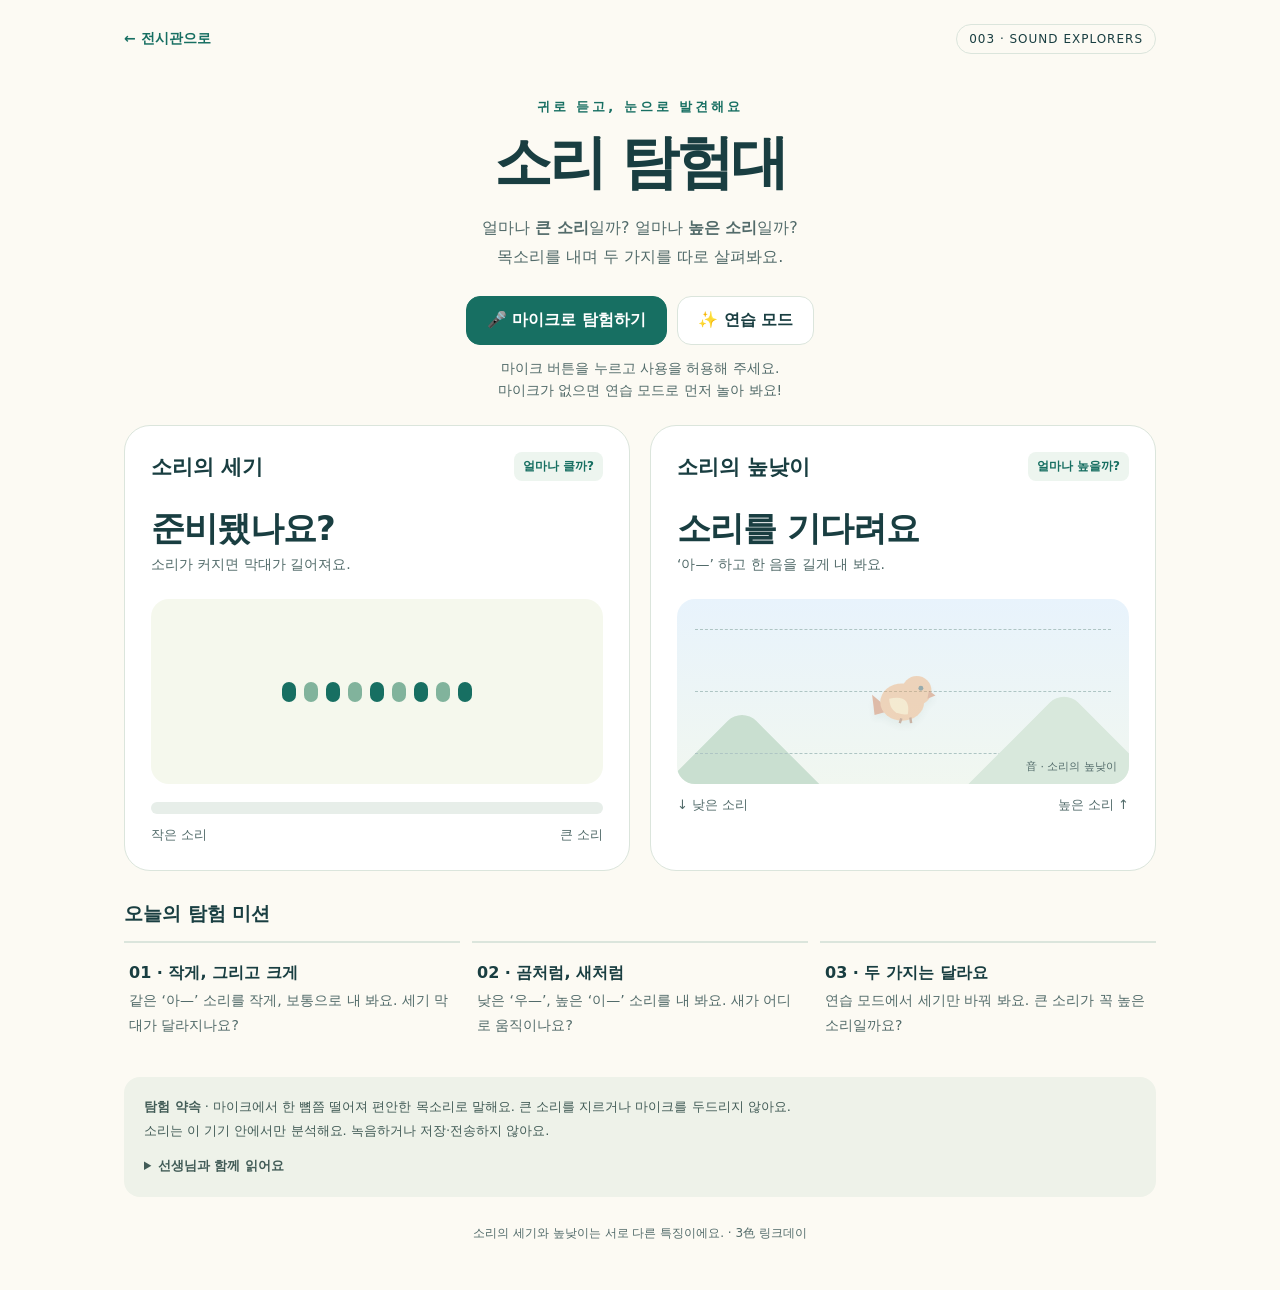
<file: works/003/index.html>
<!doctype html>
<html lang="ko">
<head>
<meta charset="utf-8">
<meta name="viewport" content="width=device-width,initial-scale=1">
<title>소리 탐험대 · 003</title>
<style>
:root{color-scheme:light;--ink:#193e41;--muted:#526b6a;--paper:#fcfaf3;--green:#176f62;--orange:#ed8555;--line:#dbe5dc}*{box-sizing:border-box}body{margin:0;background:var(--paper);color:var(--ink);font-family:system-ui,-apple-system,"Noto Sans KR",sans-serif}button,input{font:inherit}button,a,input{touch-action:manipulation}button{cursor:pointer}button:disabled{cursor:wait;opacity:.65}button:focus-visible,a:focus-visible,input:focus-visible{outline:3px solid #bd522b;outline-offset:5px}main{max-width:1080px;margin:auto;padding:24px 24px 48px}.top{display:flex;justify-content:space-between;align-items:center;font-size:14px}.top a{color:var(--green);text-decoration:none;font-weight:700}.badge{border:1px solid var(--line);border-radius:30px;padding:7px 12px;font-size:12px;letter-spacing:1px}header{text-align:center;margin:42px 0 24px}.eyebrow{font-size:13px;color:var(--green);font-weight:800;letter-spacing:3px}h1{font-size:clamp(36px,6vw,58px);letter-spacing:-3px;margin:8px 0 12px}header p{color:var(--muted);line-height:1.8;margin:0}.controls{display:flex;gap:10px;justify-content:center;flex-wrap:wrap;margin:24px 0 12px}button{border:1px solid var(--line);background:white;border-radius:14px;padding:13px 20px;font-weight:750;color:var(--ink)}.primary{background:var(--green);color:#fff;border-color:var(--green)}.active{background:#fff0db;border-color:#c5893c}.status{text-align:center;color:var(--muted);font-size:14px;min-height:40px;line-height:1.6;margin:10px auto 24px;max-width:720px}.panels{display:grid;grid-template-columns:1fr 1fr;gap:20px}.panel{background:#fff;border:1px solid var(--line);border-radius:26px;padding:26px;overflow:hidden}.label{display:flex;justify-content:space-between;align-items:center}.label h2{margin:0;font-size:21px}.step{color:var(--green);font-size:12px;font-weight:800;background:#edf5ef;border-radius:8px;padding:6px 9px}.reading{font-size:34px;font-weight:850;letter-spacing:-1px;margin:25px 0 4px}.sub{font-size:14px;color:var(--muted);margin:0;min-height:23px}.volume-scene{height:185px;display:flex;align-items:center;justify-content:center;gap:8px;margin-top:20px;background:#f5f8ed;border-radius:18px}.wave{width:14px;height:20px;background:var(--green);border-radius:12px;transition:height .12s}.wave:nth-child(2n){background:#81b39c}.scale{display:flex;justify-content:space-between;font-size:13px;color:var(--muted);margin-top:12px}.meter{height:12px;border-radius:10px;background:#e7eee9;margin-top:18px;overflow:hidden}.fill{height:100%;width:0;background:var(--green);transition:width .12s}.pitch-scene{position:relative;height:185px;margin-top:20px;background:linear-gradient(#e8f3fc,#f1f7f0);border-radius:18px;overflow:hidden}.pitch-scene:before{content:"";position:absolute;width:180px;height:180px;background:#c9dfd0;transform:rotate(45deg);left:-25px;bottom:-140px;border-radius:20px}.pitch-scene:after{content:"";position:absolute;width:220px;height:220px;background:#d8e8dc;transform:rotate(45deg);right:-45px;bottom:-170px;border-radius:20px}.guide-line{position:absolute;left:18px;right:18px;border-top:1px dashed #aec5c4}.guide-line:nth-child(1){top:30px}.guide-line:nth-child(2){top:92px}.guide-line:nth-child(3){bottom:30px}.bird{position:absolute;left:calc(50% - 34px);bottom:60px;width:68px;height:52px;z-index:1;transition:bottom .18s;filter:drop-shadow(0 5px 3px #245a4520)}.bird.waiting{opacity:.4}.pitch-caption{position:absolute;right:12px;bottom:10px;font-size:11px;color:var(--muted);z-index:2}.demo{background:#fff4df;border:1px solid #ead9b7;border-radius:20px;padding:20px 24px;margin:20px 0}.demo h2{font-size:17px;margin:0 0 6px}.demo p{font-size:14px;line-height:1.6;margin:0;color:var(--muted)}.sliders{display:grid;grid-template-columns:1fr 1fr;gap:30px;margin-top:16px}.sliders label{display:block;font-size:14px;font-weight:700}input[type=range]{display:block;width:100%;margin:16px 0;accent-color:var(--green);min-height:24px}.slider-ends{display:flex;justify-content:space-between;font-size:12px;color:var(--muted)}[hidden]{display:none!important}.missions{margin-top:30px}.missions h2{font-size:19px;margin-bottom:14px}.cards{display:grid;grid-template-columns:repeat(3,1fr);gap:12px}.card{border-top:2px solid var(--line);padding:16px 5px;font-size:14px;line-height:1.8}.card b{display:block;font-size:16px}.card span{color:var(--muted)}.note{margin-top:22px;padding:18px 20px;background:#eef2e9;border-radius:16px;font-size:13px;line-height:1.9;color:#425c57}.note p{margin:0}details{margin-top:10px}summary{cursor:pointer;font-weight:700}footer{margin-top:28px;text-align:center;font-size:12px;color:var(--muted)}@media(max-width:650px){main{padding:18px 16px 32px}header{margin-top:32px}.panels{grid-template-columns:1fr;gap:14px}.panel{padding:22px}.reading{margin-top:18px}.cards{grid-template-columns:1fr;gap:0}.card{padding:13px 4px}.sliders{grid-template-columns:1fr;gap:16px}.badge{font-size:10px}.volume-scene,.pitch-scene{height:160px}h1{letter-spacing:-2px}}@media(prefers-reduced-motion:reduce){*{transition:none!important}}
</style>
</head>
<body><main>
<nav class="top"><a href="../../">← 전시관으로</a><span class="badge">003 · SOUND EXPLORERS</span></nav>
<header><span class="eyebrow">귀로 듣고, 눈으로 발견해요</span><h1>소리 탐험대</h1><p>얼마나 <b>큰 소리</b>일까? 얼마나 <b>높은 소리</b>일까?<br>목소리를 내며 두 가지를 따로 살펴봐요.</p></header>
<div class="controls"><button id="start" class="primary" type="button">🎤 마이크로 탐험하기</button><button id="practice" type="button">✨ 연습 모드</button><button id="stop" type="button" hidden>탐험 멈추기</button></div>
<p id="status" class="status" role="status" aria-live="polite">마이크 버튼을 누르고 사용을 허용해 주세요.<br>마이크가 없으면 연습 모드로 먼저 놀아 봐요!</p>
<section id="demo" class="demo" hidden aria-label="연습 모드 조절">
<h2>✨ 연습 모드 · 진짜 소리를 측정하는 중이 아니에요</h2><p>소리는 재생되지 않아요. 막대를 움직이며 세기와 높낮이가 어떻게 다른지 살펴봐요.</p>
<div class="sliders"><div><label for="demoVolume">소리의 세기</label><input id="demoVolume" type="range" min="0" max="100" value="45"><div class="slider-ends"><span>작게</span><span>크게</span></div></div><div><label for="demoPitch">소리의 높낮이</label><input id="demoPitch" type="range" min="80" max="1200" value="300"><div class="slider-ends"><span>낮게</span><span>높게</span></div></div></div>
</section>
<div class="panels">
<section class="panel" aria-labelledby="volume-title"><div class="label"><h2 id="volume-title">소리의 세기</h2><span class="step">얼마나 클까?</span></div><p class="reading" id="volumeText">준비됐나요?</p><p class="sub" id="volumeHint">소리가 커지면 막대가 길어져요.</p><div class="volume-scene" aria-hidden="true"><i class="wave"></i><i class="wave"></i><i class="wave"></i><i class="wave"></i><i class="wave"></i><i class="wave"></i><i class="wave"></i><i class="wave"></i><i class="wave"></i></div><div class="meter" role="meter" aria-label="소리의 상대적인 세기" aria-valuemin="0" aria-valuemax="100" aria-valuenow="0" id="volumeMeter"><div class="fill" id="volumeFill"></div></div><div class="scale"><span>작은 소리</span><span>큰 소리</span></div></section>
<section class="panel" aria-labelledby="pitch-title"><div class="label"><h2 id="pitch-title">소리의 높낮이</h2><span class="step">얼마나 높을까?</span></div><p class="reading" id="pitchText">소리를 기다려요</p><p class="sub" id="pitchHint">‘아—’ 하고 한 음을 길게 내 봐요.</p><div class="pitch-scene" aria-hidden="true"><i class="guide-line"></i><i class="guide-line"></i><i class="guide-line"></i><svg class="bird waiting" id="bird" viewBox="0 0 80 64"><path d="M15 39 2 28l3 25 18-5" fill="#c96536"/><ellipse cx="39" cy="37" rx="27" ry="23" fill="#efa263"/><circle cx="57" cy="23" r="18" fill="#efa263"/><path d="m72 23 8 6-10 4" fill="#c96536"/><path d="M23 33q27-6 23 19-22 2-23-19" fill="#ffdc9e"/><circle cx="62" cy="20" r="3" fill="#193e41"/><path d="m38 57-2 6m13-7 1 7" stroke="#945330" stroke-width="3"/></svg><span class="pitch-caption">音 · 소리의 높낮이</span></div><div class="scale"><span>↓ 낮은 소리</span><span>높은 소리 ↑</span></div></section>
</div>
<section class="missions"><h2>오늘의 탐험 미션</h2><div class="cards"><div class="card"><b>01 · 작게, 그리고 크게</b><span>같은 ‘아—’ 소리를 작게, 보통으로 내 봐요. 세기 막대가 달라지나요?</span></div><div class="card"><b>02 · 곰처럼, 새처럼</b><span>낮은 ‘우—’, 높은 ‘이—’ 소리를 내 봐요. 새가 어디로 움직이나요?</span></div><div class="card"><b>03 · 두 가지는 달라요</b><span>연습 모드에서 세기만 바꿔 봐요. 큰 소리가 꼭 높은 소리일까요?</span></div></div></section>
<aside class="note"><p><b>탐험 약속</b> · 마이크에서 한 뼘쯤 떨어져 편안한 목소리로 말해요. 큰 소리를 지르거나 마이크를 두드리지 않아요.</p><p>소리는 이 기기 안에서만 분석해요. 녹음하거나 저장·전송하지 않아요.</p><details><summary>선생님과 함께 읽어요</summary><p>세기는 마이크에 들어온 신호를 0~100으로 바꾼 비교용 값이며, 소음계의 데시벨(dB SPL)이 아닙니다. 기기·거리·자동 음량 조절에 따라 달라져요. 같은 기기와 거리에서 비교해 주세요.</p><p>높낮이는 한 음이 이어질 때 약 80~1,200Hz 범위에서 추정해요. 말소리·여러 사람의 소리·잡음에서는 값이 흔들리거나 표시되지 않을 수 있어요. 낮음·중간·높음은 이 앱의 비교 구간입니다.</p><p id="numbers">측정값: 아직 없어요.</p></details></aside>
<footer>소리의 세기와 높낮이는 서로 다른 특징이에요. · 3色 링크데이</footer>
</main>
<script>
'use strict';
const $=id=>document.getElementById(id);
let mode='idle', stream=null, context=null, analyser=null, frame=0, generation=0, lastTime=0, smoothVolume=0, lastPitch=0;
const waves=[...document.querySelectorAll('.wave')];
function show(volume,pitch){
 const v=Math.round(volume);
 $('volumeText').textContent=v<8?'아주 조용해요':v<38?'작은 소리':v<72?'보통 소리':'큰 소리';
 $('volumeHint').textContent=mode==='demo'?'연습 중 · 막대로 세기를 바꿔 봐요.':'같은 거리에서 소리의 세기를 비교해요.';
 $('volumeFill').style.width=v+'%'; $('volumeMeter').setAttribute('aria-valuenow',v);
 waves.forEach((w,i)=>{w.style.height=(12+volume*.95*(1-Math.abs(i-4)*.13))+'px';});
 $('bird').classList.toggle('waiting',!pitch);
 if(pitch){
  $('pitchText').textContent=pitch<220?'낮은 소리':pitch<500?'중간 소리':'높은 소리';
  $('pitchHint').textContent=mode==='demo'?'연습 중 · 높은 소리일수록 새가 올라가요.':'한 음을 길게 내며 새의 움직임을 봐요.';
  const ratio=Math.max(0,Math.min(1,Math.log(pitch/80)/Math.log(1200/80)));
  $('bird').style.bottom=(12+ratio*95)+'px';
 }else{
  $('pitchText').textContent='소리를 기다려요';
  $('pitchHint').textContent='조용한 곳에서 혼자 ‘아—’ 해 봐요.';
 }
 $('numbers').textContent=`${mode==='demo'?'연습값':'측정값'}: 상대 세기 ${v}/100 · 높낮이 ${pitch?Math.round(pitch)+'Hz (추정)':'찾는 중'}`;
}
function release(){
 cancelAnimationFrame(frame); frame=0;
 if(stream){stream.getTracks().forEach(t=>t.stop());stream=null;}
 if(context){context.close().catch(()=>{});context=null;}
 analyser=null; smoothVolume=0;lastPitch=0;
}
function stop(message='탐험을 멈췄어요. 마이크도 꺼졌어요.'){
 generation++;release();mode='idle';
 $('demo').hidden=true;$('stop').hidden=true;$('practice').classList.remove('active');$('start').disabled=false;
 $('start').textContent='🎤 마이크로 탐험하기';$('status').textContent=message;
 show(0,null);$('volumeText').textContent='쉬는 중이에요';$('volumeHint').textContent='버튼을 눌러 다시 탐험해요.';$('numbers').textContent='측정값: 아직 없어요.';
}
// YIN: compare repeating wave periods, then refine the first reliable minimum.
function findPitch(samples,sampleRate){
 const max=Math.min(600,Math.floor(sampleRate/80)),min=Math.floor(sampleRate/1200),size=Math.min(1024,samples.length-max-1);
 if(size<64)return null;
 const diff=new Float32Array(max+1);let sum=0;
 for(let lag=1;lag<=max;lag++){
  let d=0;for(let i=0;i<size;i++){const delta=samples[i]-samples[i+lag];d+=delta*delta;}
  sum+=d;diff[lag]=sum?d*lag/sum:1;
 }
 for(let lag=Math.max(2,min);lag<max-1;lag++){
  if(diff[lag]<.15){
   while(lag<max-1&&diff[lag+1]<diff[lag])lag++;
   const a=diff[lag-1],b=diff[lag],c=diff[lag+1],den=a-2*b+c;
   const refined=lag+(den?(a-c)/(2*den):0),hz=sampleRate/refined;
   return hz>=80&&hz<=1200?hz:null;
  }
 }
 return null;
}
function tick(time){
 if(mode!=='mic'||!analyser)return;
 frame=requestAnimationFrame(tick);if(time-lastTime<85)return;lastTime=time;
 const raw=new Float32Array(analyser.fftSize);analyser.getFloatTimeDomainData(raw);
 let square=0;for(const v of raw)square+=v*v;const rms=Math.sqrt(square/raw.length);
 const level=Math.max(0,Math.min(100,(20*Math.log10(Math.max(rms,1e-7))+60)/60*100));
 smoothVolume=.35*level+.65*smoothVolume;
 // Downsample to keep pitch analysis light enough for classroom devices.
 const step=Math.max(1,Math.floor(context.sampleRate/22050)),samples=new Float32Array(Math.floor(raw.length/step));
 for(let i=0;i<samples.length;i++)samples[i]=raw[i*step];
 const pitch=rms>.008?findPitch(samples,context.sampleRate/step):null;
 lastPitch=pitch?(lastPitch&&Math.abs(Math.log2(pitch/lastPitch))<.15?lastPitch*.55+pitch*.45:pitch):0;
 show(smoothVolume,lastPitch||null);
}
$('start').addEventListener('click',async()=>{
 stop('마이크 사용 허용을 기다리고 있어요…');const token=generation;mode='pending';$('start').disabled=true;$('stop').hidden=false;
 try{
  if(!window.isSecureContext)throw new Error('insecure');
  if(!navigator.mediaDevices?.getUserMedia)throw new Error('unsupported');
  const Audio=window.AudioContext||window.webkitAudioContext;if(!Audio)throw new Error('unsupported');
  context=new Audio();await context.resume();
  if(token!==generation)return;
  const acquired=await navigator.mediaDevices.getUserMedia({audio:{echoCancellation:false,noiseSuppression:false,autoGainControl:false},video:false});
  if(token!==generation){acquired.getTracks().forEach(t=>t.stop());return;}
  stream=acquired;analyser=context.createAnalyser();analyser.fftSize=4096;
  context.createMediaStreamSource(stream).connect(analyser);
  // Do not connect the microphone to speakers: no playback or feedback.
  mode='mic';$('start').disabled=false;$('start').textContent='🎤 마이크 다시 연결';
  $('status').textContent='🟢 마이크로 탐험 중 · 편안하게 ‘아—’ 하고 소리를 내 봐요.';
  stream.getAudioTracks().forEach(track=>track.addEventListener('ended',()=>{if(mode==='mic')stop('마이크 연결이 끊겼어요. 다시 연결하거나 연습 모드를 이용해요.');}));
  lastTime=0;frame=requestAnimationFrame(tick);
 }catch(error){
  if(token!==generation)return;
  const message=error.message==='insecure'?'마이크는 HTTPS 주소에서 사용할 수 있어요. 지금은 연습 모드로 탐험해요.':error.message==='unsupported'?'이 브라우저에서 마이크를 사용할 수 없어요. 연습 모드를 이용해 주세요.':error.name==='NotAllowedError'?'마이크가 허용되지 않았어요. 브라우저의 마이크 권한을 확인하거나 연습 모드를 이용해요.':error.name==='NotFoundError'?'연결된 마이크가 없어요. 연습 모드로 먼저 탐험해요.':'마이크에 연결하지 못했어요. 다른 앱에서 사용 중인지 확인하거나 연습 모드를 이용해요.';
  stop(message);
 }
});
function demo(){show(Number($('demoVolume').value),Number($('demoPitch').value));}
$('practice').addEventListener('click',()=>{stop();mode='demo';$('demo').hidden=false;$('stop').hidden=false;$('practice').classList.add('active');$('status').textContent='🟠 연습 모드 · 마이크는 꺼져 있어요. 두 막대를 하나씩 움직여 봐요.';demo();});
$('demoVolume').addEventListener('input',demo);$('demoPitch').addEventListener('input',demo);
$('stop').addEventListener('click',()=>stop());
document.addEventListener('visibilitychange',()=>{if(document.hidden&&mode!=='idle')stop('잠시 쉬어요. 다시 버튼을 누르면 탐험을 이어갈 수 있어요.');});
window.addEventListener('pagehide',()=>{generation++;release();});
</script></body></html>
</file>
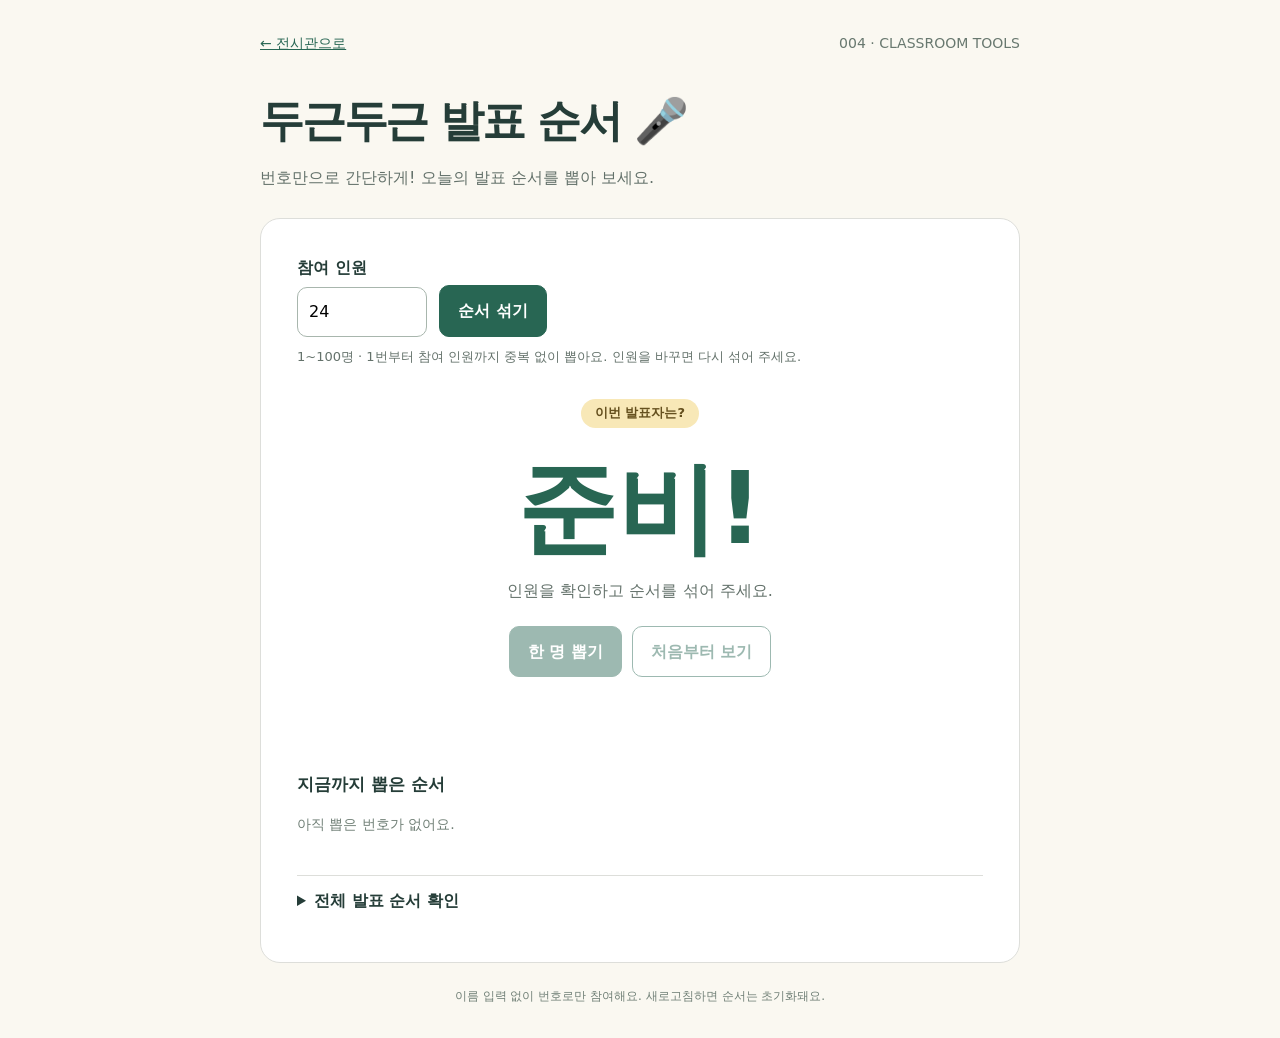
<file: works/004/index.html>
<!doctype html>
<html lang="ko">
<head>
<meta charset="utf-8">
<meta name="viewport" content="width=device-width, initial-scale=1">
<title>두근두근 발표 순서 · 004</title>
<style>
:root{color-scheme:light;--ink:#253d38;--green:#286653;--paper:#faf8f1;--line:#dddeda}*{box-sizing:border-box}body{margin:0;background:var(--paper);color:var(--ink);font-family:system-ui,"Malgun Gothic",sans-serif;line-height:1.6}main{width:min(760px,calc(100% - 32px));margin:32px auto}a{color:var(--green)}header{display:flex;justify-content:space-between;gap:16px;font-size:14px}.tag{color:#68786f}h1{font-size:clamp(30px,6vw,44px);letter-spacing:-.05em;margin:32px 0 8px}.intro{color:#64726b;margin:0 0 28px}.panel{background:white;border:1px solid var(--line);border-radius:20px;padding:clamp(20px,5vw,36px)}form{display:flex;align-items:end;gap:12px;flex-wrap:wrap}label{font-weight:700;display:block}input{display:block;width:130px;padding:11px;border:1px solid #a8b6ad;border-radius:10px;margin-top:6px;font:inherit}button{font:inherit;font-weight:700;border:1px solid var(--green);border-radius:10px;padding:12px 18px;background:var(--green);color:white;cursor:pointer}button.secondary{background:white;color:var(--green)}button:disabled{opacity:.45;cursor:default}button:focus-visible,input:focus-visible,a:focus-visible,summary:focus-visible{outline:3px solid #bd522e;outline-offset:4px}.hint{font-size:13px;color:#64726b;margin:10px 0 0}.draw{text-align:center;padding:32px 0 24px}.badge{display:inline-block;background:#f8e8b7;color:#65501e;border-radius:30px;padding:4px 14px;font-size:13px;font-weight:700}#current{font-size:clamp(64px,14vw,100px);line-height:1.3;font-weight:850;color:var(--green);margin:16px 0 4px;font-variant-numeric:tabular-nums}#progress{color:#64726b;margin:0 0 22px}.actions{display:flex;gap:10px;justify-content:center;flex-wrap:wrap}#status{min-height:26px;margin:20px 0 0;text-align:center;color:#685128}.section-title{font-size:17px;margin:24px 0 10px}.history,.order{list-style:none;padding:0;display:flex;flex-wrap:wrap;gap:8px}.history li,.order li{border:1px solid var(--line);border-radius:10px;padding:9px 12px;background:#f6f7f2}.history small,.order small{display:block;color:#68786f;font-size:11px}.order li.revealed{background:#e8f1e9;border-color:#b4cdbb}summary{cursor:pointer;font-weight:700;padding:12px 0}details{border-top:1px solid var(--line);margin-top:24px}.empty{color:#718077;font-size:14px}footer{text-align:center;font-size:12px;color:#718077;margin:24px 0}[hidden]{display:none!important}@media(prefers-reduced-motion:no-preference){.pop{animation:pop .25s ease-out}@keyframes pop{from{transform:scale(.85);opacity:.4}to{transform:scale(1);opacity:1}}}
</style>
</head>
<body>
<main>
<header><a href="../../">← 전시관으로</a><span class="tag">004 · CLASSROOM TOOLS</span></header>
<h1>두근두근 발표 순서 🎤</h1>
<p class="intro">번호만으로 간단하게! 오늘의 발표 순서를 뽑아 보세요.</p>
<section class="panel" aria-label="발표 순서 뽑기">
<form id="setup">
<div><label for="count">참여 인원</label><input id="count" type="number" min="1" max="100" step="1" value="24" required aria-describedby="hint"></div>
<button type="submit" id="shuffle">순서 섞기</button>
</form>
<p class="hint" id="hint">1~100명 · 1번부터 참여 인원까지 중복 없이 뽑아요. 인원을 바꾸면 다시 섞어 주세요.</p>
<div class="draw">
<span class="badge">이번 발표자는?</span>
<div id="current" aria-live="polite" aria-atomic="true">준비!</div>
<p id="progress">인원을 확인하고 순서를 섞어 주세요.</p>
<div class="actions"><button id="next" type="button" disabled>한 명 뽑기</button><button id="reset" class="secondary" type="button" disabled>처음부터 보기</button></div>
</div>
<p id="status" role="status"></p>
<h2 class="section-title">지금까지 뽑은 순서</h2>
<p class="empty" id="empty">아직 뽑은 번호가 없어요.</p>
<ol class="history" id="history" aria-label="공개한 발표 순서"></ol>
<details id="all"><summary>전체 발표 순서 확인</summary><p class="empty" id="all-empty">먼저 순서를 섞어 주세요.</p><ol class="order" id="order" aria-label="전체 발표 순서"></ol></details>
</section>
<footer>이름 입력 없이 번호로만 참여해요. 새로고침하면 순서는 초기화돼요.</footer>
</main>
<script>
(()=>{
 'use strict';
 const $=id=>document.getElementById(id);
 let order=[],shown=0;
 function randomBelow(limit){
  const buffer=new Uint32Array(1);
  const ceiling=4294967296-(4294967296%limit);
  do{crypto.getRandomValues(buffer);}while(buffer[0]>=ceiling);
  return buffer[0]%limit;
 }
 function item(number,index){
  const li=document.createElement('li');
  const rank=document.createElement('small');rank.textContent=`${index+1}번째`;
  const value=document.createElement('strong');value.textContent=`${number}번`;
  li.append(rank,value);return li;
 }
 function render(){
  $('current').textContent=shown?`${order[shown-1]}번`:'준비!';
  $('progress').textContent=order.length?`${shown} / ${order.length}명 공개 · ${order.length-shown}명 남았어요`:'인원을 확인하고 순서를 섞어 주세요.';
  $('next').disabled=!order.length||shown===order.length;
  $('next').textContent=shown===order.length&&order.length?'모두 뽑았어요':shown?'다음 발표자 뽑기':'한 명 뽑기';
  $('reset').disabled=!shown;
  $('empty').hidden=shown>0;
  $('all-empty').hidden=order.length>0;
  $('history').replaceChildren(...order.slice(0,shown).map(item));
  $('order').replaceChildren(...order.map((number,index)=>{const li=item(number,index);li.classList.toggle('revealed',index<shown);return li;}));
 }
 $('setup').addEventListener('submit',event=>{
  event.preventDefault();
  if(!$('setup').reportValidity())return;
  const count=$('count').valueAsNumber;
  if(!Number.isInteger(count)||count<1||count>100)return;
  order=Array.from({length:count},(_,i)=>i+1);
  for(let i=order.length-1;i>0;i--){const j=randomBelow(i+1);[order[i],order[j]]=[order[j],order[i]];}
  shown=0;$('all').open=false;render();
  $('status').textContent=`${count}명의 순서를 새로 섞었어요. 한 명씩 뽑아 보세요!`;
 });
 $('next').addEventListener('click',()=>{
  if(shown>=order.length)return;
  shown++;render();
  $('current').classList.remove('pop');void $('current').offsetWidth;$('current').classList.add('pop');
  $('status').textContent=shown===order.length?'모든 발표 순서를 공개했어요. 모두에게 박수! 👏':`${shown}번째 발표자는 ${order[shown-1]}번이에요.`;
 });
 $('reset').addEventListener('click',()=>{shown=0;$('all').open=false;render();$('status').textContent='같은 순서로 처음부터 볼게요. 새 순서는 순서 섞기를 눌러 주세요.';});
 render();
})();
</script>
</body>
</html>
</file>
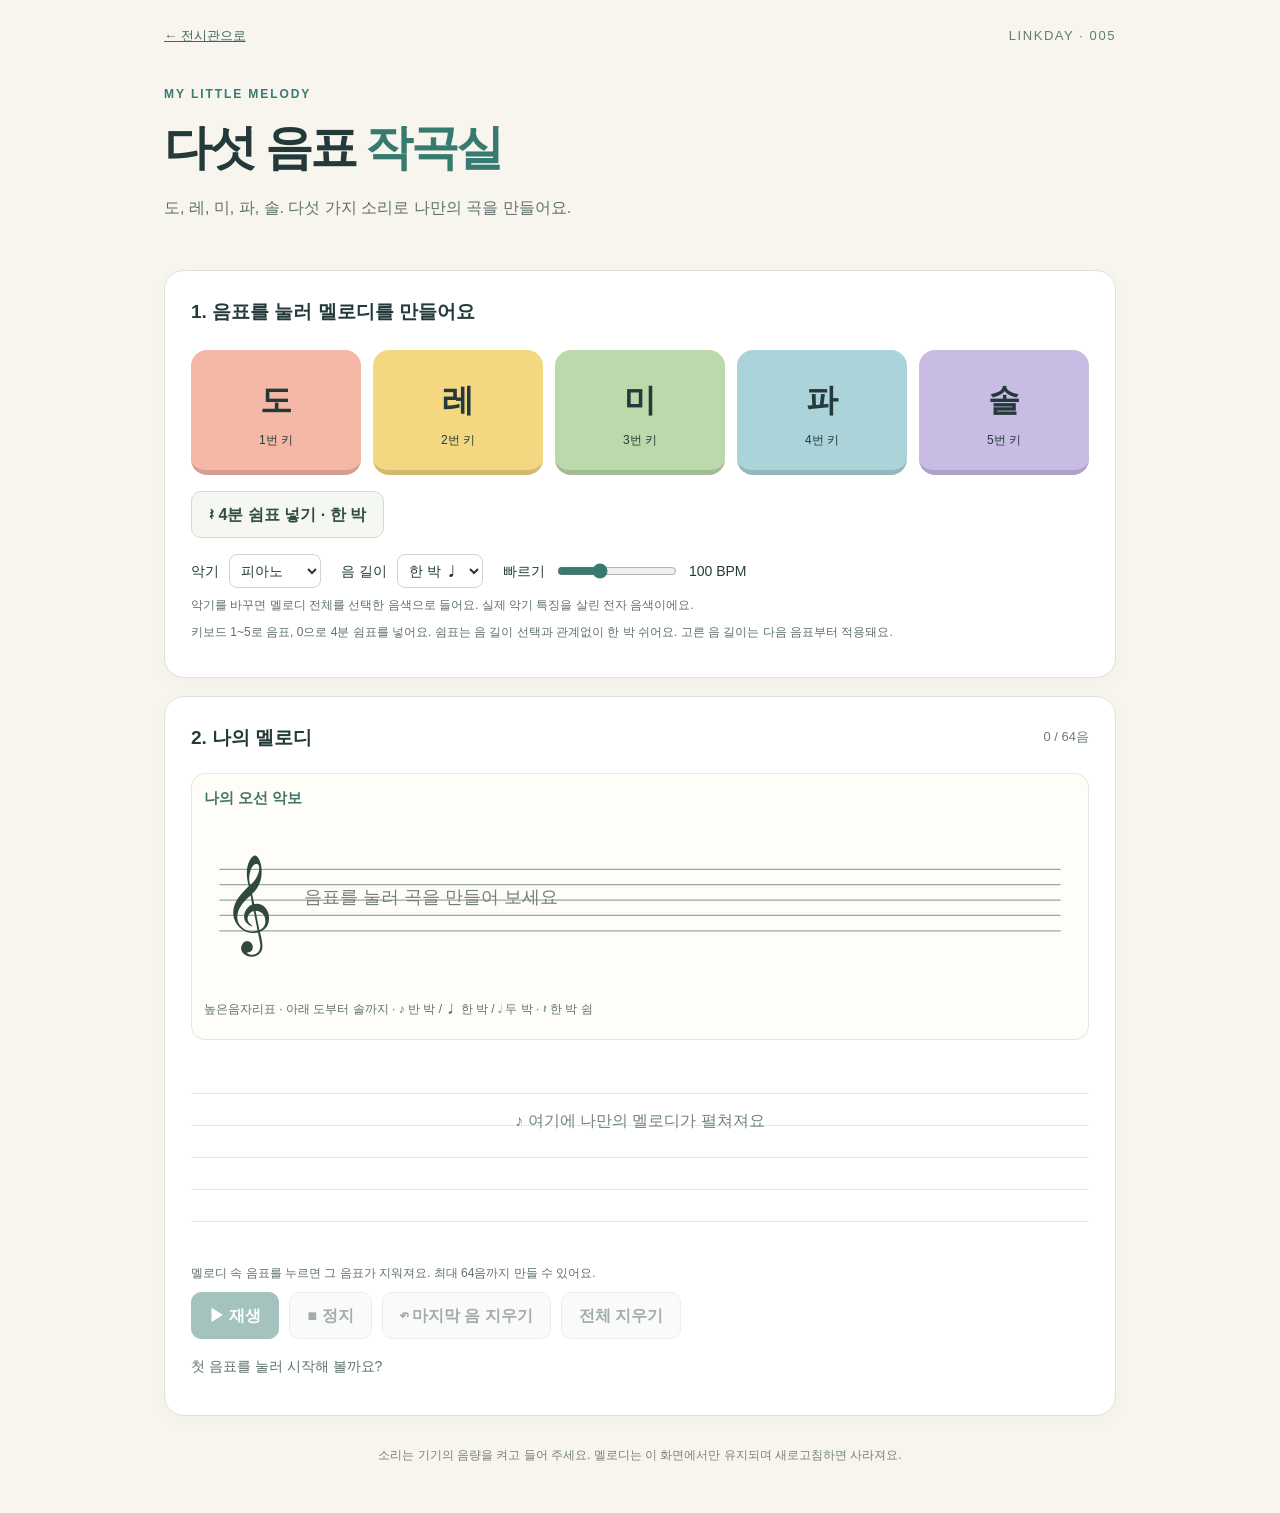
<file: works/005/index.html>
<!doctype html>
<html lang="ko">
<head>
<meta charset="utf-8"><meta name="viewport" content="width=device-width,initial-scale=1">
<title>다섯 음표 작곡실 · 005</title>
<style>
:root{font-family:'Apple SD Gothic Neo','Malgun Gothic',sans-serif;color:#243a3a;background:#f7f5ed;line-height:1.6}*{box-sizing:border-box}body{margin:0}button,input,select{font:inherit}button{cursor:pointer}button:disabled{cursor:default;opacity:.45}button:focus-visible,a:focus-visible,input:focus-visible,select:focus-visible{outline:3px solid #214f79;outline-offset:4px}main{max-width:1000px;margin:auto;padding:26px 24px 48px}.top{display:flex;justify-content:space-between;align-items:center;font-size:13px}.top a{color:#3c6861}.badge{letter-spacing:.12em;color:#637c74}header{padding:38px 0 24px}h1{font-size:clamp(30px,6vw,48px);letter-spacing:-.06em;margin:6px 0}h1 span{color:#377b70}p{margin:8px 0;color:#5e716c}.eyebrow{font-size:12px;font-weight:800;letter-spacing:.16em;color:#377b70}.panel{background:white;border:1px solid #dde3d9;border-radius:20px;padding:26px;margin:18px 0;box-shadow:0 5px 22px #263c3206}.panel-head{display:flex;gap:12px;align-items:center;justify-content:space-between}h2{font-size:19px;margin:0}.count{font-size:13px;color:#6c7c76}.keys{display:grid;grid-template-columns:repeat(5,1fr);gap:12px;margin:22px 0 16px}.key{border:0;border-bottom:5px solid #0002;border-radius:16px;padding:25px 4px 18px;color:#243a3a;background:var(--note);transition:transform .12s}.key:hover{transform:translateY(-3px)}.key:active{transform:translateY(2px)}.key strong{font-size:32px;display:block}.key small{font-size:12px}.settings{display:flex;gap:20px;align-items:center;flex-wrap:wrap}.settings label{font-size:14px;display:flex;gap:10px;align-items:center}select{border:1px solid #ccd6cf;border-radius:8px;padding:7px;background:#fff;color:inherit}input[type=range]{width:120px;accent-color:#377b70}.hint{font-size:12px}.score{min-height:180px;margin:22px 0;background:repeating-linear-gradient(to bottom,transparent 0,transparent 31px,#e1e8e1 31px,#e1e8e1 32px);border-radius:12px;padding:14px;display:flex;flex-wrap:wrap;gap:10px;align-content:flex-start}.empty{width:100%;text-align:center;padding:32px 0;color:#70847b}.note{position:relative;min-width:60px;border:2px solid transparent;background:var(--note);color:#243a3a;border-radius:12px;padding:7px 12px;align-self:flex-start}.note strong{display:block;font-size:21px}.note small{font-size:11px}.note.active{border-color:#214e45;box-shadow:0 0 0 4px #377b7025;transform:translateY(-3px)}.note:hover::after{content:'×';position:absolute;right:3px;top:-3px;font-size:15px}.controls{display:flex;flex-wrap:wrap;gap:10px}.controls button{border:1px solid #d1dbd2;border-radius:10px;background:#f5f7f2;color:#304c43;padding:10px 17px;font-weight:700}.controls .primary{background:#377b70;color:white;border-color:#377b70}#status{min-height:26px;font-size:14px;margin-top:16px}.footer{font-size:12px;color:#74837b;text-align:center;padding-top:12px}@media(max-width:540px){main{padding:20px 16px}.panel{padding:18px}.keys{gap:7px}.key{padding:20px 0 14px}.key strong{font-size:27px}.badge{font-size:10px}.settings{gap:12px}.controls button{flex:1;padding:10px}.note{min-width:52px;padding:7px 9px}}@media(prefers-reduced-motion:reduce){*{transition:none!important}}
.staff-wrap{margin:20px 0;background:#fffdf7;border:1px solid #e5e6dc;border-radius:14px;padding:12px}.staff-wrap h3{font-size:15px;margin:0 0 8px;color:#47746a}.staff-system{display:block;width:100%;height:auto}.staff-event .music-ink{fill:#30483f;stroke:#30483f}.staff-event.active .music-ink{fill:#bc4d29;stroke:#bc4d29}.staff-event .note-halo{fill:transparent}.staff-event.active .note-halo{fill:#f8dfab}.staff-empty{font-size:14px;fill:#738078}
</style>
</head>
<body><main>
<div class="top"><a href="../../">← 전시관으로</a><span class="badge">LINKDAY · 005</span></div>
<header><div class="eyebrow">MY LITTLE MELODY</div><h1>다섯 음표 <span>작곡실</span></h1><p>도, 레, 미, 파, 솔. 다섯 가지 소리로 나만의 곡을 만들어요.</p></header>
<section class="panel" aria-labelledby="keyboard-title">
<h2 id="keyboard-title">1. 음표를 눌러 멜로디를 만들어요</h2>
<div class="keys" id="keys"></div>
<div class="controls" style="margin-bottom:16px"><button id="rest" aria-label="4분 쉼표 추가, 키보드 0">𝄽 4분 쉼표 넣기 · 한 박</button></div>
<div class="settings"><label for="instrument">악기 <select id="instrument"><option value="piano">피아노</option><option value="recorder">리코더</option><option value="violin">바이올린</option></select></label><label for="duration">음 길이 <select id="duration"><option value="0.5">반 박 ♪</option><option value="1" selected>한 박 ♩</option><option value="2">두 박 𝅗𝅥</option></select></label><label for="tempo">빠르기 <input id="tempo" type="range" min="60" max="180" step="5" value="100"><output id="tempo-value" for="tempo">100 BPM</output></label></div>
<p class="hint">악기를 바꾸면 멜로디 전체를 선택한 음색으로 들어요. 실제 악기 특징을 살린 전자 음색이에요.</p>
<p class="hint">키보드 1~5로 음표, 0으로 4분 쉼표를 넣어요. 쉼표는 음 길이 선택과 관계없이 한 박 쉬어요. 고른 음 길이는 다음 음표부터 적용돼요.</p>
</section>
<section class="panel" aria-labelledby="score-title"><div class="panel-head"><h2 id="score-title">2. 나의 멜로디</h2><span class="count" id="count">0 / 64음</span></div>
<div class="staff-wrap"><h3>나의 오선 악보</h3><div id="staff" role="img" aria-label="음표를 넣으면 오선 악보가 나타나요"></div><p class="hint">높은음자리표 · 아래 도부터 솔까지 · ♪ 반 박 / ♩ 한 박 / 𝅗𝅥 두 박 · 𝄽 한 박 쉼</p></div>
<div class="score" id="score" aria-label="작곡한 음표"></div>
<p class="hint">멜로디 속 음표를 누르면 그 음표가 지워져요. 최대 64음까지 만들 수 있어요.</p>
<div class="controls"><button class="primary" id="play" disabled>▶ 재생</button><button id="stop" disabled>■ 정지</button><button id="undo" disabled>↶ 마지막 음 지우기</button><button id="clear" disabled>전체 지우기</button></div>
<p id="status" role="status" aria-live="polite">첫 음표를 눌러 시작해 볼까요?</p></section>
<div class="footer">소리는 기기의 음량을 켜고 들어 주세요. 멜로디는 이 화면에서만 유지되며 새로고침하면 사라져요.</div>
</main><script>
'use strict';
const tones=[{name:'도',hz:261.63,color:'#f5b7a6'},{name:'레',hz:293.66,color:'#f4d781'},{name:'미',hz:329.63,color:'#bbd9ab'},{name:'파',hz:349.23,color:'#abd4da'},{name:'솔',hz:392,color:'#c9bce4'}];
const $=id=>document.getElementById(id);
let melody=[],audio=null,playing=false,run=0,timers=[],voices=new Set();
function message(text){$('status').textContent=text;}
async function readyAudio(){const Audio=window.AudioContext||window.webkitAudioContext;if(!Audio)throw new Error('이 브라우저는 소리 재생을 지원하지 않아요. 다른 브라우저로 열어 주세요.');if(!audio)audio=new Audio();await audio.resume();}
const instruments={
 piano:{harmonics:[0,1,.45,.23,.12,.07,.035],volume:.3,attack:.008,decay:true},
 recorder:{harmonics:[0,1,.09,.18,.025,.04],volume:.25,attack:.035},
 violin:{harmonics:[0,1,.55,.38,.28,.2,.15,.1,.07],volume:.23,attack:.075,vibrato:true}
};
function sound(tone,seconds,when=audio.currentTime){
 const instrument=instruments[$('instrument').value];
 const osc=audio.createOscillator(),gain=audio.createGain();
 const imaginary=new Float32Array(instrument.harmonics);
 osc.setPeriodicWave(audio.createPeriodicWave(new Float32Array(imaginary.length),imaginary));
 osc.frequency.value=tones[tone].hz;
 const attack=Math.min(instrument.attack,seconds*.2);
 gain.gain.setValueAtTime(0,when);
 gain.gain.linearRampToValueAtTime(instrument.volume,when+attack);
 if(instrument.decay){
  gain.gain.exponentialRampToValueAtTime(instrument.volume*.3,when+seconds*.55);
  gain.gain.exponentialRampToValueAtTime(.001,when+seconds);
 }else{
  gain.gain.setValueAtTime(instrument.volume*.9,when+seconds*.75);
  gain.gain.linearRampToValueAtTime(0,when+seconds);
 }
 gain.gain.setValueAtTime(0,when+seconds+.005);
 osc.connect(gain);gain.connect(audio.destination);
 const sources=[osc],nodes=[osc,gain];
 if(instrument.vibrato){
  const vibrato=audio.createOscillator(),depth=audio.createGain();
  vibrato.frequency.value=5.5;depth.gain.setValueAtTime(0,when);
  depth.gain.linearRampToValueAtTime(9,when+Math.min(.18,seconds*.5));
  vibrato.connect(depth);depth.connect(osc.detune);sources.push(vibrato);nodes.push(vibrato,depth);
 }
 let ended=0;
 for(const source of sources){
  voices.add(source);source.onended=()=>{voices.delete(source);if(++ended===sources.length)nodes.forEach(node=>node.disconnect());};
  source.start(when);source.stop(when+seconds+.01);
 }
}
const staffLayout=window.matchMedia('(max-width:540px)');
function svgElement(tag,attributes={},text){
 const element=document.createElementNS('http://www.w3.org/2000/svg',tag);
 for(const [name,value] of Object.entries(attributes))element.setAttribute(name,String(value));
 if(text!==undefined)element.textContent=text;
 return element;
}
function renderStaff(){
 const staff=$('staff');staff.replaceChildren();
 staff.setAttribute('aria-label',melody.length?'높은음자리표 악보: '+melody.map(n=>n.tone===null?'4분 쉼표 한 박':`${tones[n.tone].name} ${n.beats}박`).join(', '):'음표를 넣으면 오선 악보가 나타나요');
 const perLine=staffLayout.matches?4:8,width=staffLayout.matches?340:680;
 const rows=Math.max(1,Math.ceil(melody.length/perLine));
 for(let row=0;row<rows;row++){
  const svg=svgElement('svg',{viewBox:`0 0 ${width} 136`,class:'staff-system','aria-hidden':'true'});
  for(let line=0;line<5;line++)svg.append(svgElement('line',{x1:12,y1:40+12*line,x2:width-12,y2:40+12*line,stroke:'#9ba99d','stroke-width':1}));
  svg.append(svgElement('text',{x:15,y:89,'font-size':66,fill:'#30483f','font-family':'Bravura, Noto Music, Apple Symbols, Segoe UI Symbol, serif'},'𝄞'));
  if(!melody.length)svg.append(svgElement('text',{x:78,y:66,class:'staff-empty'},'음표를 눌러 곡을 만들어 보세요'));
  melody.slice(row*perLine,(row+1)*perLine).forEach((note,column)=>{
   const index=row*perLine+column,x=83+column*((width-100)/perLine);
   const group=svgElement('g',{class:'staff-event','data-note-index':index});
   group.append(svgElement('rect',{x:x-19,y:24,width:38,height:91,rx:12,class:'note-halo'}));
   if(note.tone===null){
    // Draw the quarter rest as a path so it does not depend on a music font.
    group.append(svgElement('path',{d:`M ${x-4} 48 L ${x+5} 59 L ${x-2} 68 L ${x+6} 78 Q ${x-7} 73 ${x-4} 87 Q ${x-15} 77 ${x-6} 72 L ${x-11} 66 L ${x-3} 58 Z`,class:'music-ink','stroke-width':1,'stroke-linejoin':'round'}));
   }else{
    const y=100-note.tone*6;
    if(note.tone===0)group.append(svgElement('line',{x1:x-13,y1:y,x2:x+13,y2:y,class:'music-ink','stroke-width':1.5}));
    group.append(svgElement('ellipse',{cx:x,cy:y,rx:8,ry:5.5,transform:`rotate(-18 ${x} ${y})`,class:'music-ink','stroke-width':note.beats===2?2:1,style:note.beats===2?'fill:#fffdf7':''}));
    group.append(svgElement('line',{x1:x+7,y1:y-1,x2:x+7,y2:y-35,class:'music-ink','stroke-width':1.8}));
    if(note.beats===.5)group.append(svgElement('path',{d:`M ${x+7} ${y-35} Q ${x+25} ${y-23} ${x+13} ${y-12} Q ${x+20} ${y-25} ${x+7} ${y-28} Z`,class:'music-ink'}));
   }
   group.append(svgElement('text',{x,y:127,'text-anchor':'middle','font-size':12,fill:'#62766c'},`${index+1}`));
   svg.append(group);
  });
  staff.append(svg);
 }
}
staffLayout.addEventListener('change',renderStaff);
function render(){
 renderStaff();
 $('score').replaceChildren();
 if(!melody.length){const empty=document.createElement('div');empty.className='empty';empty.textContent='♪ 여기에 나만의 멜로디가 펼쳐져요';$('score').append(empty);}
 melody.forEach((note,index)=>{const button=document.createElement('button');button.className='note';button.style.setProperty('--note',note.tone===null?'#e4e9e4':tones[note.tone].color);button.disabled=playing;button.setAttribute('aria-label',`${index+1}번째 ${note.tone===null?'4분 쉼표':tones[note.tone].name} ${note.beats}박, 누르면 삭제`);const name=document.createElement('strong');name.textContent=note.tone===null?'𝄽':tones[note.tone].name;const length=document.createElement('small');length.textContent=`${note.beats}박`;button.append(name,length);button.onclick=()=>{melody.splice(index,1);render();message('음표를 지웠어요.');};$('score').append(button);});
 $('count').textContent=`${melody.length} / 64음`;
 for(const id of ['play','undo','clear'])$(id).disabled=playing||!melody.length;
 $('stop').disabled=!playing;$('tempo').disabled=playing;$('duration').disabled=playing;$('instrument').disabled=playing;
 document.querySelectorAll('.key, #rest').forEach(key=>key.disabled=playing||melody.length>=64);
}
async function add(tone){if(playing||melody.length>=64)return;melody.push({tone,beats:tone===null?1:Number($('duration').value)});render();message(tone===null?'4분 쉼표를 넣었어요. 한 박 쉬어 가요.':`${tones[tone].name}를 넣었어요.`);if(tone===null)return;try{await readyAudio();if(!playing)sound(tone,.28);}catch(e){message(e.message);}}
tones.forEach((tone,index)=>{const key=document.createElement('button');key.className='key';key.style.setProperty('--note',tone.color);key.setAttribute('aria-label',`${tone.name} 추가, 키보드 ${index+1}`);const name=document.createElement('strong');name.textContent=tone.name;const shortcut=document.createElement('small');shortcut.textContent=`${index+1}번 키`;key.append(name,shortcut);key.onclick=()=>add(index);$('keys').append(key);});
function stop(announce=true){run++;timers.forEach(clearTimeout);timers=[];voices.forEach(voice=>{try{voice.stop();}catch{}});voices.clear();playing=false;render();if(announce)message('재생을 멈췄어요. 처음부터 다시 들을 수 있어요.');}
$('play').onclick=async()=>{
 if(playing||!melody.length)return;playing=true;const current=++run;render();message('소리를 준비하고 있어요…');
 try{await readyAudio();if(current!==run)return;const beat=60/Number($('tempo').value),start=audio.currentTime+.08;let offset=0;
 melody.forEach((note,index)=>{const duration=note.beats*beat;if(note.tone!==null)sound(note.tone,duration*.9,start+offset);timers.push(setTimeout(()=>{if(current!==run)return;document.querySelectorAll('.note').forEach((el,i)=>el.classList.toggle('active',i===index));document.querySelectorAll('.staff-event').forEach(el=>el.classList.toggle('active',Number(el.dataset.noteIndex)===index));message(`${index+1} / ${melody.length}음 · ${note.tone===null?'4분 쉼표':tones[note.tone].name}`);},(offset+.08)*1000));offset+=duration;});
 timers.push(setTimeout(()=>{if(current!==run)return;playing=false;timers=[];render();message('멜로디 재생이 끝났어요! 다시 듣거나 음표를 바꿔 보세요.');},(offset+.1)*1000));
 }catch(e){if(current===run){stop(false);message(e.message);}}
};
$('instrument').onchange=()=>{message(`${$('instrument').selectedOptions[0].textContent} 음색을 골랐어요. 음표를 누르거나 재생해 보세요.`);};
$('rest').onclick=()=>add(null);
$('stop').onclick=()=>stop();$('undo').onclick=()=>{melody.pop();render();message('마지막 음을 지웠어요.');};$('clear').onclick=()=>{melody=[];render();message('멜로디를 비웠어요. 새로운 곡을 만들어 보세요.');};
$('tempo').oninput=()=>{$('tempo-value').textContent=`${$('tempo').value} BPM`;};
document.addEventListener('keydown',event=>{if(event.repeat||event.ctrlKey||event.metaKey||event.altKey||['INPUT','SELECT','TEXTAREA'].includes(event.target.tagName))return;if(event.key==='0'){event.preventDefault();add(null);}else if(/^[1-5]$/.test(event.key)){event.preventDefault();add(Number(event.key)-1);}});
window.addEventListener('pagehide',()=>stop(false));render();
</script></body></html>
</file>
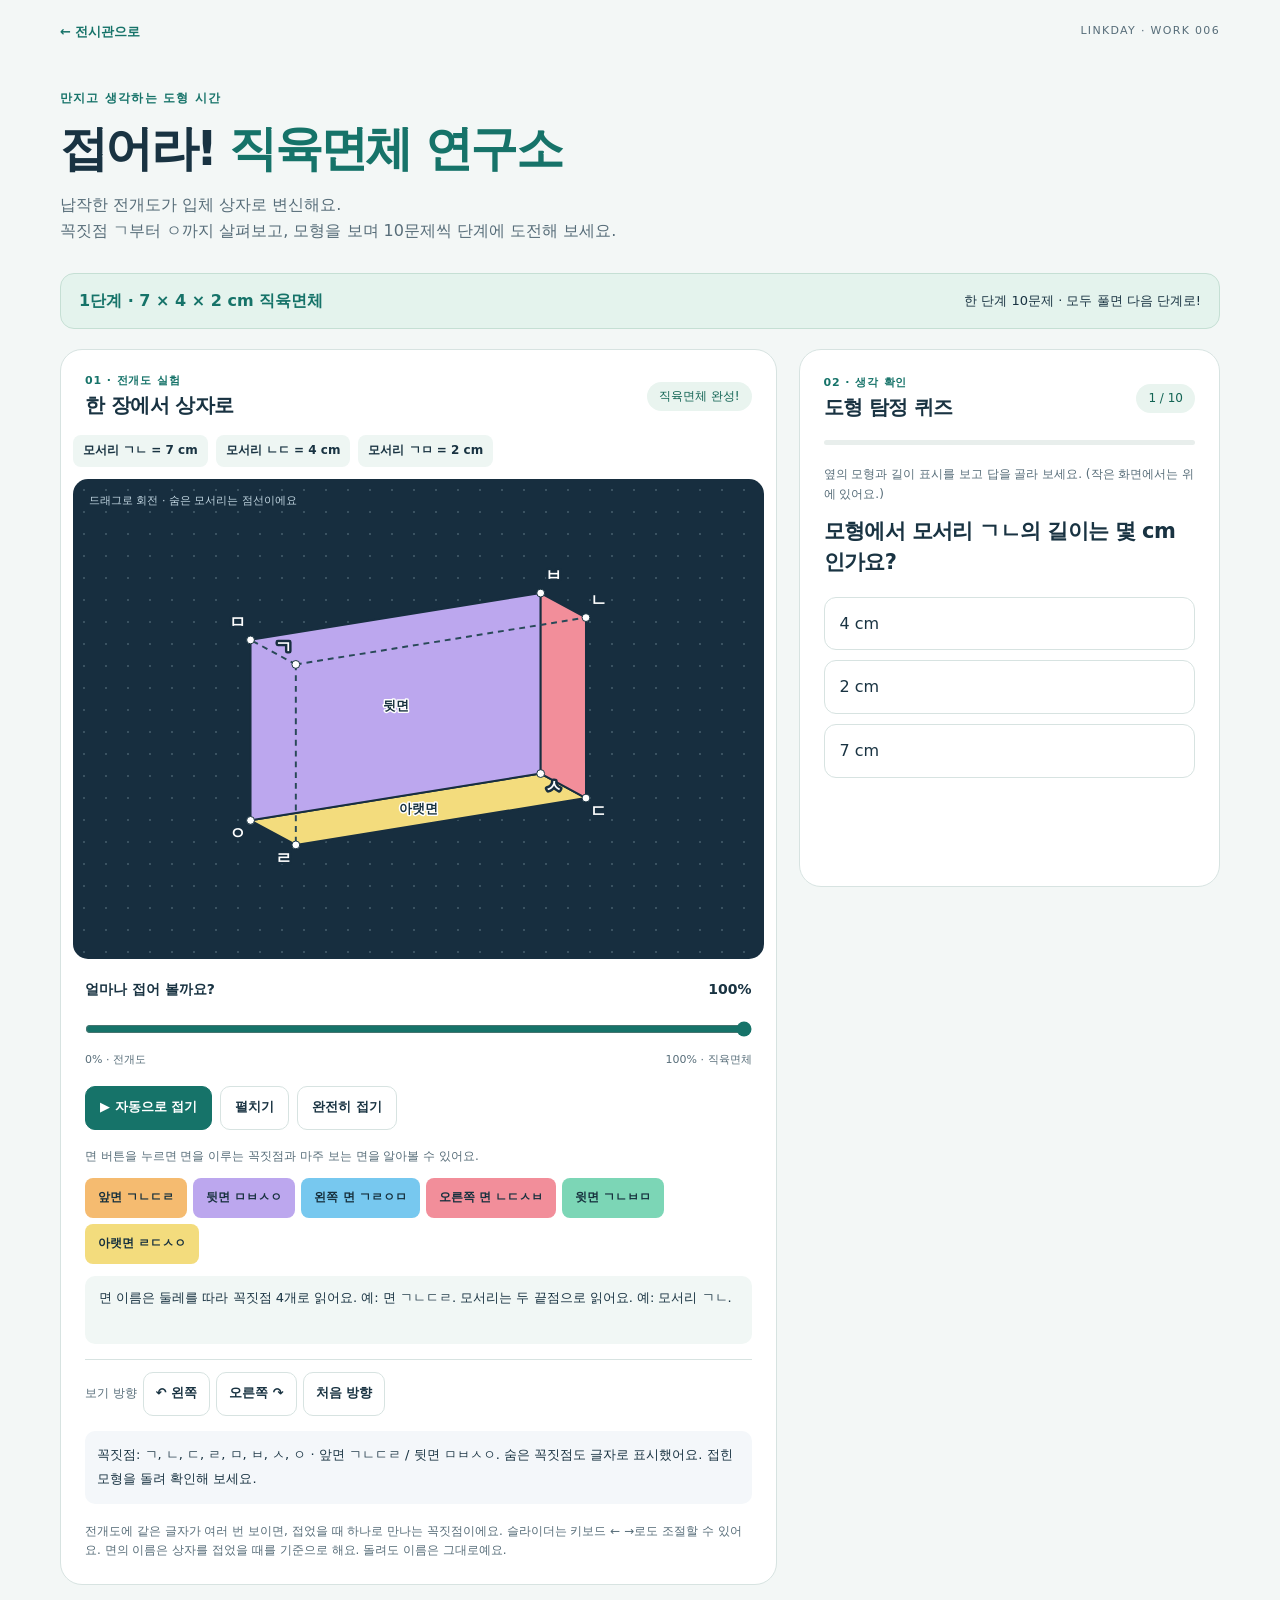
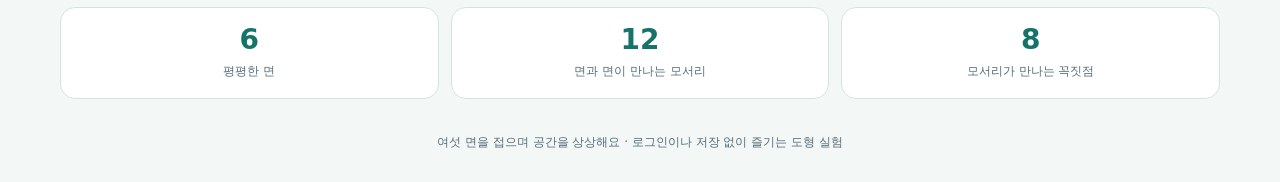
<file: works/006/index.html>
<!doctype html>
<html lang="ko">
<head>
<meta charset="utf-8"><meta name="viewport" content="width=device-width, initial-scale=1">
<title>접어라! 직육면체 연구소 · 006</title>
<style>
:root{--ink:#193342;--muted:#576d79;--green:#167369;--paper:#f3f7f6;--line:#d7e3e1}*{box-sizing:border-box}body{margin:0;background:var(--paper);color:var(--ink);font-family:system-ui,-apple-system,"Malgun Gothic",sans-serif;line-height:1.6}button,input{font:inherit}button,a,input{touch-action:manipulation}button{cursor:pointer}button:disabled{cursor:default;opacity:.65}button:focus-visible,a:focus-visible,input:focus-visible{outline:3px solid #b15719;outline-offset:4px}a{color:var(--green)}.wrap{width:min(1160px,calc(100% - 40px));margin:auto}.top{display:flex;justify-content:space-between;gap:12px;padding:22px 0;font-size:13px}.top a{text-decoration:none;font-weight:750}.badge{letter-spacing:.12em;color:var(--muted);font-size:11px}header{padding:24px 0 30px}h1{font-size:clamp(30px,5vw,48px);letter-spacing:-.055em;line-height:1.25;margin:10px 0 14px}h1 span{color:var(--green)}header p{color:var(--muted);margin:0;max-width:650px}.eyebrow{font-size:12px;letter-spacing:.1em;font-weight:800;color:var(--green)}.layout{display:grid;grid-template-columns:minmax(0,1.7fr) minmax(280px,1fr);gap:22px;align-items:start}.lab,.quiz{background:#fff;border:1px solid var(--line);border-radius:22px;overflow:hidden}.section-head{padding:22px 24px 14px;display:flex;justify-content:space-between;align-items:center;gap:10px}h2{font-size:20px;margin:0;letter-spacing:-.03em}.step{font-size:11px;color:var(--green);font-weight:800;letter-spacing:.08em}.state{font-size:12px;padding:5px 12px;border-radius:30px;background:#e9f4ef;color:#126454;white-space:nowrap}.stage{position:relative;margin:0 12px;border-radius:15px;background-color:#172e3f;background-image:radial-gradient(#3a5261 1px,transparent 1px);background-size:22px 22px;color:#fff;overflow:hidden}.stage svg{display:block;width:100%;height:auto;aspect-ratio:1.23;max-height:480px;touch-action:none;cursor:grab}.stage svg:active{cursor:grabbing}.stage-hint{position:absolute;top:13px;left:16px;font-size:11px;color:#c4d8e3;pointer-events:none}.stage svg text{font-size:13px;font-weight:800;pointer-events:none;paint-order:stroke;stroke:white;stroke-width:3px;stroke-linejoin:round;fill:#17313e}.stage polygon{stroke:#172e3f;stroke-width:2;stroke-linejoin:round}.controls{padding:19px 24px 24px}.range-title{display:flex;justify-content:space-between;font-size:14px;font-weight:750}input[type=range]{width:100%;accent-color:var(--green);margin:15px 0 8px;min-height:28px}.range-ends{display:flex;justify-content:space-between;font-size:11px;color:var(--muted)}.buttons{display:flex;gap:8px;flex-wrap:wrap;margin:17px 0}.btn{border:1px solid var(--line);background:white;border-radius:10px;padding:10px 14px;font-size:13px;color:var(--ink);font-weight:700;min-height:44px}.primary{background:var(--green);color:white;border-color:var(--green)}.btn:hover:not(:disabled){filter:brightness(.96)}.face-buttons{display:flex;gap:6px;flex-wrap:wrap}.face-btn{border:2px solid transparent;border-radius:8px;padding:7px 11px;font-size:12px;font-weight:750;color:#17313e;min-height:40px}.face-btn[aria-pressed=true]{border-color:var(--ink)}.note{background:#f1f7f5;border-radius:10px;padding:12px 14px;font-size:13px;min-height:68px;margin:12px 0 0}.small{font-size:12px;color:var(--muted)}.view{border-top:1px solid var(--line);padding-top:12px;margin-top:15px;display:flex;gap:6px;align-items:center;flex-wrap:wrap}.view .btn{padding:6px 12px}.quiz{padding:24px}.quiz .section-head{padding:0 0 17px}.progress{height:5px;border-radius:5px;background:#e8eeec;margin-bottom:20px}.progress span{display:block;height:100%;border-radius:5px;background:var(--green);transition:width .2s}#question{font-size:21px;line-height:1.5;letter-spacing:-.03em;margin:10px 0 18px}.answers{display:grid;gap:10px}.answer{text-align:left;background:#fff;border:1px solid var(--line);border-radius:12px;padding:13px 15px;color:var(--ink);min-height:50px}.answer:hover:not(:disabled){background:#eff8f4;border-color:var(--green)}.answer.correct{background:#e0f4e9;border:2px solid #278159;color:#165334;opacity:1}.answer.wrong{background:#fff0e9;border:2px solid #bd603a;opacity:1}#feedback{font-size:14px;min-height:84px;padding:16px 0 4px}#next{width:100%}.facts{display:grid;grid-template-columns:repeat(3,1fr);gap:12px;margin:22px 0}.fact{background:#fff;border:1px solid var(--line);border-radius:15px;padding:15px 10px;text-align:center}.fact strong{display:block;font-size:28px;line-height:1.2;color:var(--green)}.fact span{font-size:12px;color:var(--muted)}footer{color:var(--muted);font-size:12px;text-align:center;padding:12px 0 30px}.tip{margin:18px 0 0;font-size:12px;color:var(--muted)}[hidden]{display:none!important}@media(max-width:800px){.layout{grid-template-columns:1fr}.wrap{width:calc(100% - 28px)}header{padding-top:10px}.badge{font-size:9px}.quiz{padding:22px}.stage svg{max-height:420px}.section-head,.controls{padding-left:18px;padding-right:18px}.facts{gap:8px}.fact strong{font-size:25px}}@media(prefers-reduced-motion:reduce){*{scroll-behavior:auto!important;transition:none!important}}

.stage svg .vertex-label{font-size:17px;stroke:#172e3f;stroke-width:5px;fill:white}.stage svg .edge-label{font-size:14px;stroke:#172e3f;stroke-width:5px;fill:#fff1b2}.dimensions{display:flex;flex-wrap:wrap;gap:8px;margin:0 12px 12px}.dimensions span{background:#eef6f3;border-radius:8px;padding:6px 10px;font-size:12px;font-weight:700}.level-banner{display:flex;gap:12px;justify-content:space-between;align-items:center;background:#e4f3ed;border:1px solid #c5dfd4;border-radius:14px;padding:14px 18px;margin-bottom:20px}.level-banner strong{color:var(--green)}.level-banner span{font-size:13px}.reference{font-size:13px;line-height:1.9;margin-top:15px;padding:12px;background:#f4f7fa;border-radius:10px}.quiz{position:sticky;top:16px}@media(max-width:800px){.quiz{position:static}.level-banner{align-items:start;flex-direction:column;gap:3px}.stage svg .vertex-label{font-size:21px}.stage svg .edge-label{font-size:18px}}
</style>
</head>
<body>
<div class="wrap">
 <div class="top"><a href="../../">← 전시관으로</a><span class="badge">LINKDAY · WORK 006</span></div>
 <header><div class="eyebrow">만지고 생각하는 도형 시간</div><h1>접어라! <span>직육면체 연구소</span></h1><p>납작한 전개도가 입체 상자로 변신해요.<br>꼭짓점 ㄱ부터 ㅇ까지 살펴보고, 모형을 보며 10문제씩 단계에 도전해 보세요.</p></header>
 <main>
 <div class="level-banner" aria-live="polite"><strong id="level-label">1단계 · 직육면체</strong><span id="level-detail">10문제를 풀면 새 모형으로 다음 단계!</span></div>
 <div class="layout">
  <section class="lab" aria-labelledby="lab-title">
   <div class="section-head"><div><div class="step">01 · 전개도 실험</div><h2 id="lab-title">한 장에서 상자로</h2></div><span class="state" id="state">활짝 펼친 전개도</span></div>
   <div class="dimensions" id="dimensions"></div><div class="stage"><div class="stage-hint">드래그로 회전 · 숨은 모서리는 점선이에요</div><svg id="model" viewBox="0 0 600 490" role="img" aria-label="여섯 개의 면으로 이루어진 직육면체 전개도"><g id="faces"></g><g id="annotations"></g></svg></div>
   <div class="controls">
    <div class="range-title"><label for="fold">얼마나 접어 볼까요?</label><output id="fold-value" for="fold">0%</output></div>
    <input id="fold" type="range" min="0" max="100" value="0" aria-describedby="fold-help"><div class="range-ends" id="fold-help"><span>0% · 전개도</span><span>100% · 직육면체</span></div>
    <div class="buttons"><button class="btn primary" id="animate">▶ 자동으로 접기</button><button class="btn" id="unfold">펼치기</button><button class="btn" id="close">완전히 접기</button></div>
    <p class="small">면 버튼을 누르면 면을 이루는 꼭짓점과 마주 보는 면을 알아볼 수 있어요.</p>
    <div class="face-buttons" id="face-buttons" aria-label="면 살펴보기"></div>
    <p class="note" id="face-info" role="status">접히는 선을 따라 여섯 면이 움직여요. 모두 접으면 빈틈없이 닫힌 직육면체가 돼요.</p>
    <div class="view"><span class="small">보기 방향</span><button class="btn" id="left" aria-label="왼쪽으로 돌리기">↶ 왼쪽</button><button class="btn" id="right" aria-label="오른쪽으로 돌리기">오른쪽 ↷</button><button class="btn" id="view-reset">처음 방향</button></div>
    <div class="reference" id="reference"></div><p class="tip">전개도에 같은 글자가 여러 번 보이면, 접었을 때 하나로 만나는 꼭짓점이에요. 슬라이더는 키보드 ← →로도 조절할 수 있어요. 면의 이름은 상자를 접었을 때를 기준으로 해요. 돌려도 이름은 그대로예요.</p>
   </div>
  </section>
  <section class="quiz" aria-labelledby="quiz-title">
   <div class="section-head"><div><div class="step">02 · 생각 확인</div><h2 id="quiz-title">도형 탐정 퀴즈</h2></div><span class="state" id="quiz-count">1 / 10</span></div>
   <div class="progress" aria-hidden="true"><span id="progress" style="width:0%"></span></div>
   <div id="quiz-body"><p class="small">옆의 모형과 길이 표시를 보고 답을 골라 보세요. (작은 화면에서는 위에 있어요.)</p><h3 id="question"></h3><div class="answers" id="answers"></div><div id="feedback" role="status" aria-live="polite"></div><button class="btn primary" id="next" hidden>다음 문제 →</button></div>
   <div id="result" hidden aria-live="polite"><h3 id="result-title">1단계 완료!</h3><p id="score"></p><p>10문제를 모두 풀었어요. 다음 단계에서는 크기와 색이 다른 직육면체를 살펴봐요.</p><button class="btn primary" id="advance">2단계로 →</button><button class="btn" id="retry" style="margin-top:10px">이 단계 다시 풀기</button></div>
  </section>
 </div>
 <div class="facts" aria-label="직육면체의 특징"><div class="fact"><strong>6</strong><span>평평한 면</span></div><div class="fact"><strong>12</strong><span>면과 면이 만나는 모서리</span></div><div class="fact"><strong>8</strong><span>모서리가 만나는 꼭짓점</span></div></div>
 </main>
 <footer>여섯 면을 접으며 공간을 상상해요 · 로그인이나 저장 없이 즐기는 도형 실험</footer>
</div>
<noscript>전개도를 접고 퀴즈를 풀려면 JavaScript를 켜 주세요.</noscript>
<script>
'use strict';
const $=id=>document.getElementById(id);
const definitions=[
 {id:'front',name:'앞면',color:'#f5bb70',other:'back'},
 {id:'back',name:'뒷면',color:'#bca7ee',other:'front'},
 {id:'left',name:'왼쪽 면',color:'#77c8ef',other:'right'},
 {id:'right',name:'오른쪽 면',color:'#f28e9a',other:'left'},
 {id:'top',name:'윗면',color:'#7cd6b6',other:'bottom'},
 {id:'bottom',name:'아랫면',color:'#f3dc7d',other:'top'}
];
let yaw=-.5,pitch=.3,selected=null,animation=null;
let level=1,current=0,score=0,totalAnswered=0,answered=false;
let w=150,h=100,d=80,dimensions={width:6,height:4,depth:3};
const vertexNames=['ㄱ','ㄴ','ㄷ','ㄹ','ㅁ','ㅂ','ㅅ','ㅇ'];
const faceNames={front:'ㄱㄴㄷㄹ',back:'ㅁㅂㅅㅇ',left:'ㄱㄹㅇㅁ',right:'ㄴㄷㅅㅂ',top:'ㄱㄴㅂㅁ',bottom:'ㄹㄷㅅㅇ'};
const palettes=[['#f5bb70','#bca7ee','#77c8ef','#f28e9a','#7cd6b6','#f3dc7d'],['#86cce8','#edc27d','#b0c4f4','#c3db91','#eda7c8','#98dcce'],['#c6b3ef','#96d9bd','#f2b28e','#8fcbd4','#edcf7f','#e6a8b8']];
function canonical(){return [[-w/2,-h/2,0],[w/2,-h/2,0],[w/2,h/2,0],[-w/2,h/2,0],[-w/2,-h/2,d],[w/2,-h/2,d],[w/2,h/2,d],[-w/2,h/2,d]];}
function vertexIndex(point){return canonical().findIndex(v=>v.every((n,i)=>Math.abs(n-point[i])<.001));}
let questions=[];

const rx=([x,y,z],a)=>[x,y*Math.cos(a)-z*Math.sin(a),y*Math.sin(a)+z*Math.cos(a)];
const ry=([x,y,z],a)=>[x*Math.cos(a)+z*Math.sin(a),y,-x*Math.sin(a)+z*Math.cos(a)];
const add=(a,b)=>a.map((v,i)=>v+b[i]);
const rect=(x1,y1,x2,y2)=>[[x1,y1,0],[x2,y1,0],[x2,y2,0],[x1,y2,0]];
function geometry(a){
 const top=p=>add([0,-h/2,0],rx(p,-a));
 return {
  front:rect(-w/2,-h/2,w/2,h/2),
  left:rect(-d,-h/2,0,h/2).map(p=>add([-w/2,0,0],ry(p,a))),
  right:rect(0,-h/2,d,h/2).map(p=>add([w/2,0,0],ry(p,-a))),
  top:rect(-w/2,-d,w/2,0).map(top),
  bottom:rect(-w/2,0,w/2,d).map(p=>add([0,h/2,0],rx(p,a))),
  back:rect(-w/2,-h,w/2,0).map(p=>top(add([0,-d,0],rx(p,-a))))
 };
}
function draw(){
 const value=Number($('fold').value), points=geometry(value/100*Math.PI/2),closed=geometry(Math.PI/2),scale=1.05+value*.012;
 const project=p=>{const v=rx(ry(add(p,[0,40*(1-value/100),-d/2]),yaw),pitch);return [300+v[0]*scale,245+v[1]*scale,v[2]];};
 const faces=definitions.map(f=>{
  const vertices=points[f.id].map(p=>rx(ry(add(p,[0,40*(1-value/100),-d/2]),yaw),pitch));
  const center=vertices.reduce((sum,p)=>add(sum,p.map(v=>v/4)),[0,0,0]);
  return {...f,vertices,center};
 }).sort((a,b)=>a.center[2]-b.center[2]);
 $('faces').replaceChildren();
 for(const f of faces){
  const group=document.createElementNS('http://www.w3.org/2000/svg','g');
  const polygon=document.createElementNS(group.namespaceURI,'polygon');
  polygon.setAttribute('points',f.vertices.map(p=>`${300+p[0]*scale},${245+p[1]*scale}`).join(' '));
  polygon.setAttribute('fill',f.color);
  if(selected===f.id){polygon.style.stroke='white';polygon.style.strokeWidth='4';}
  const text=document.createElementNS(group.namespaceURI,'text');
  text.setAttribute('x',300+f.center[0]*scale);text.setAttribute('y',245+f.center[1]*scale);text.setAttribute('text-anchor','middle');text.setAttribute('dominant-baseline','middle');
  const xs=f.vertices.map(p=>p[0]*scale),ys=f.vertices.map(p=>p[1]*scale);
  text.textContent=Math.max(...xs)-Math.min(...xs)>48&&Math.max(...ys)-Math.min(...ys)>24?f.name:'';
  group.append(polygon,text);$('faces').append(group);
 }
 $('annotations').replaceChildren();
 const seen=new Set(),byName={};
 for(const face of definitions){points[face.id].forEach((point,i)=>{
  const index=vertexIndex(closed[face.id][i]),name=vertexNames[index],position=project(point);
  if(!byName[name])byName[name]=position;
  const key=name+point.map(v=>Math.round(v*100)).join(',');if(seen.has(key))return;seen.add(key);
  const circle=document.createElementNS('http://www.w3.org/2000/svg','circle');circle.setAttribute('cx',position[0]);circle.setAttribute('cy',position[1]);circle.setAttribute('r',4);circle.setAttribute('fill','#fff');circle.setAttribute('stroke','#17313e');
  const label=document.createElementNS(circle.namespaceURI,'text');label.setAttribute('x',position[0]+(position[0]<300?-13:13));label.setAttribute('y',position[1]+(position[1]<245?-12:19));label.setAttribute('text-anchor','middle');label.setAttribute('class','vertex-label');label.textContent=name;
  $('annotations').append(circle,label);
 });}
 if(value===100){
  const ordered=vertexNames.map(name=>({name,p:byName[name]})).sort((a,b)=>a.p[2]-b.p[2]);
  const hidden=ordered[0],index=vertexNames.indexOf(hidden.name),vertices=canonical();
  const connections=vertices.map((p,i)=>({i,diff:p.filter((v,k)=>Math.abs(v-vertices[index][k])>.001).length})).filter(v=>v.diff===1);
  for(const connection of connections){const other=byName[vertexNames[connection.i]],line=document.createElementNS('http://www.w3.org/2000/svg','line');line.setAttribute('x1',hidden.p[0]);line.setAttribute('y1',hidden.p[1]);line.setAttribute('x2',other[0]);line.setAttribute('y2',other[1]);line.setAttribute('stroke','#294958');line.setAttribute('stroke-width','2');line.setAttribute('stroke-dasharray','6 5');$('annotations').prepend(line);}
 }
 $('fold-value').textContent=value+'%';
 $('state').textContent=value===0?'활짝 펼친 전개도':value===100?'직육면체 완성!':'차근차근 접는 중';
 $('model').setAttribute('aria-label',`직육면체 전개도를 ${value}% 접은 모형. 꼭짓점 ㄱ, ㄴ, ㄷ, ㄹ, ㅁ, ㅂ, ㅅ, ㅇ. 모서리 ㄱㄴ ${dimensions.width}cm, ㄴㄷ ${dimensions.height}cm, ㄱㅁ ${dimensions.depth}cm.`);
}
function stop(){if(animation!==null)cancelAnimationFrame(animation);animation=null;$('animate').textContent='▶ 자동으로 접기';}
function setFold(value){stop();$('fold').value=value;draw();}
$('fold').addEventListener('input',()=>{stop();draw();});
$('close').onclick=()=>setFold(100);$('unfold').onclick=()=>setFold(0);
$('animate').onclick=()=>{
 if(animation!==null){stop();return;}
 if(Number($('fold').value)===100)$('fold').value=0;
 if(matchMedia('(prefers-reduced-motion: reduce)').matches){setFold(100);return;}
 const initial=Number($('fold').value),start=performance.now();
 $('animate').textContent='Ⅱ 잠깐 멈추기';
 function step(now){const value=Math.min(100,initial+(now-start)/28);$('fold').value=Math.round(value);draw();if(value<100)animation=requestAnimationFrame(step);else stop();}
 animation=requestAnimationFrame(step);
};
function faceButtons(){
 $('face-buttons').replaceChildren();
 for(const face of definitions){
  const button=document.createElement('button');button.className='face-btn';button.textContent=face.name+' '+faceNames[face.id];button.style.background=face.color;button.setAttribute('aria-pressed','false');
  button.onclick=()=>{selected=face.id;for(const b of $('face-buttons').children)b.setAttribute('aria-pressed',String(b===button));const other=definitions.find(f=>f.id===face.other);$('face-info').textContent=`면 ${faceNames[face.id]}(${face.name})과 면 ${faceNames[other.id]}(${other.name})은 서로 마주 봐요. 모양과 크기가 같고 서로 평행해요.`;draw();};
  $('face-buttons').append(button);
 }
}
$('left').onclick=()=>{yaw-=.25;draw();};$('right').onclick=()=>{yaw+=.25;draw();};$('view-reset').onclick=()=>{yaw=-.5;pitch=.3;draw();};
let drag=null;
$('model').addEventListener('pointerdown',e=>{if(e.button!==0)return;drag={x:e.clientX,y:e.clientY};$('model').setPointerCapture(e.pointerId);});
$('model').addEventListener('pointermove',e=>{if(!drag)return;yaw+=(e.clientX-drag.x)*.008;pitch=Math.max(-1.3,Math.min(1.3,pitch+(e.clientY-drag.y)*.008));drag={x:e.clientX,y:e.clientY};draw();});
for(const event of ['pointerup','pointercancel','lostpointercapture'])$('model').addEventListener(event,()=>drag=null);
function makeQuestions(){
 const {width:a,height:b,depth:c}=dimensions;
 const items=[
  {q:'모형에서 모서리 ㄱㄴ의 길이는 몇 cm인가요?',correct:a+' cm',wrong:[b+' cm',c+' cm'],why:`길이 표시에 따르면 ㄱㄴ은 ${a} cm예요. ㄱㄴ과 같은 방향의 모서리도 살펴보세요.`},
  {q:'모서리 ㄱㄴ과 평행한 모서리는 어느 것인가요?',correct:'모서리 ㄹㄷ',wrong:['모서리 ㄴㄷ','모서리 ㄱㅁ'],why:'ㄱㄴ과 ㄹㄷ은 같은 방향으로 나란해요. 아무리 늘여도 만나지 않으므로 평행해요.'},
  {q:'면 ㄱㄴㄷㄹ과 평행한 면은 어느 것인가요?',correct:'면 ㅁㅂㅅㅇ',wrong:['면 ㄱㄴㅂㅁ','면 ㄴㄷㅅㅂ'],why:'면 ㄱㄴㄷㄹ(앞면)과 면 ㅁㅂㅅㅇ(뒷면)은 서로 마주 보므로 평행해요.'},
  {q:'꼭짓점 ㄱ에서 만나는 모서리 3개를 바르게 묶은 것은?',correct:'ㄱㄴ, ㄱㄹ, ㄱㅁ',wrong:['ㄱㄴ, ㄴㄷ, ㄷㄹ','ㄱㅁ, ㅁㅂ, ㅂㅅ'],why:'ㄱ에서 선을 따라가면 ㄴ, ㄹ, ㅁ과 바로 이어져요. 한 꼭짓점에서 모서리 3개가 만나요.'},
  {q:'모서리 ㅁㅂ의 길이는 몇 cm인가요?',correct:a+' cm',wrong:[b+' cm',c+' cm'],why:`ㅁㅂ은 ㄱㄴ과 서로 평행하고 길이가 같은 모서리예요. 따라서 ${a} cm예요.`},
  {q:'면 ㄱㄴㅂㅁ과 수직인 면은 어느 것인가요?',correct:'면 ㄱㄴㄷㄹ',wrong:['면 ㄹㄷㅅㅇ','그런 면은 없어요'],why:'윗면 ㄱㄴㅂㅁ과 앞면 ㄱㄴㄷㄹ은 모서리 ㄱㄴ에서 직각으로 만나요. 아랫면 ㄹㄷㅅㅇ은 윗면과 평행해요.'},
  {q:'모서리 ㄹㅇ의 길이는 몇 cm인가요?',correct:c+' cm',wrong:[a+' cm',b+' cm'],why:`ㄹㅇ은 ㄱㅁ과 같은 방향의 모서리예요. 길이도 같으므로 ${c} cm예요.`},
  {q:'면 ㄱㄴㄷㄹ의 두 변 ㄱㄴ과 ㄴㄷ의 길이는?',correct:`${a} cm, ${b} cm`,wrong:[`${a} cm, ${c} cm`,`${b} cm, ${c} cm`],why:`앞면은 ㄱㄴ이 ${a} cm, ㄴㄷ이 ${b} cm인 직사각형이에요.`},
  {q:'직육면체를 접으면 꼭짓점 ㄷ과 모서리로 바로 이어지는 점은?',correct:'ㄴ, ㄹ, ㅅ',wrong:['ㄱ, ㅁ, ㅇ','ㄴ, ㅂ, ㅁ'],why:'ㄷ에서 나오는 세 모서리는 ㄷㄴ, ㄷㄹ, ㄷㅅ이에요. 모형을 돌려서 찾아보세요.'},
  {q:'이 직육면체의 모든 모서리 길이를 더하면 몇 cm인가요?',correct:4*(a+b+c)+' cm',wrong:[2*(a+b+c)+' cm',(a+b+c)+' cm'],why:`${a} cm인 모서리 4개, ${b} cm인 모서리 4개, ${c} cm인 모서리 4개예요. (${a}+${b}+${c}) × 4 = ${4*(a+b+c)} cm예요.`}
 ];
 return items.map((item,i)=>{const options=[item.correct,...item.wrong];const shift=(level+i)%3;return {...item,options:options.slice(shift).concat(options.slice(0,shift))};});
}
function showQuestion(focus=false){
 answered=false;const item=questions[current];$('question').textContent=item.q;$('quiz-count').textContent=`${current+1} / 10`;$('progress').style.width=`${current*10}%`;$('feedback').textContent='';$('next').hidden=true;$('answers').replaceChildren();
 item.options.forEach(option=>{const button=document.createElement('button');button.className='answer';button.textContent=option;button.onclick=()=>{
  if(answered)return;answered=true;totalAnswered++;const correct=option===item.correct;if(correct)score++;
  [...$('answers').children].forEach(b=>{b.disabled=true;if(b.textContent===item.correct)b.classList.add('correct');else if(b===button)b.classList.add('wrong');});
  $('feedback').textContent=(correct?'정답이에요! ':'정답은 ‘'+item.correct+'’예요. ')+item.why;
  $('progress').style.width=`${(current+1)*10}%`;
  $('next').hidden=false;$('next').textContent=current===9?'단계 결과 보기 →':'다음 문제 →';
 };$('answers').append(button);});
 if(focus)$('answers').firstElementChild.focus({preventScroll:true});
}
function startLevel(focus=false){
 stop();current=0;score=0;selected=null;yaw=-.5;pitch=.3;
 // 세 변의 길이는 항상 서로 다르게 구성해요.
 const n=level-1;dimensions={width:7+n%5,height:4+n%3,depth:2+n%2};
 const max=Math.max(...Object.values(dimensions));w=dimensions.width/max*150;h=dimensions.height/max*150;d=dimensions.depth/max*150;
 definitions.forEach((f,i)=>f.color=palettes[n%palettes.length][i]);
 $('level-label').textContent=`${level}단계 · ${dimensions.width} × ${dimensions.height} × ${dimensions.depth} cm 직육면체`;
 $('level-detail').textContent='한 단계 10문제 · 모두 풀면 다음 단계로!';
 $('dimensions').replaceChildren();for(const [edge,length] of [['ㄱㄴ',dimensions.width],['ㄴㄷ',dimensions.height],['ㄱㅁ',dimensions.depth]]){const chip=document.createElement('span');chip.textContent=`모서리 ${edge} = ${length} cm`;$('dimensions').append(chip);}
 $('reference').textContent='꼭짓점: ㄱ, ㄴ, ㄷ, ㄹ, ㅁ, ㅂ, ㅅ, ㅇ · 앞면 ㄱㄴㄷㄹ / 뒷면 ㅁㅂㅅㅇ. 숨은 꼭짓점도 글자로 표시했어요. 접힌 모형을 돌려 확인해 보세요.';
 $('face-info').textContent='면 이름은 둘레를 따라 꼭짓점 4개로 읽어요. 예: 면 ㄱㄴㄷㄹ. 모서리는 두 끝점으로 읽어요. 예: 모서리 ㄱㄴ.';
 $('quiz-body').hidden=false;$('result').hidden=true;questions=makeQuestions();faceButtons();setFold(100);showQuestion(focus);
}
$('next').onclick=()=>{if(!answered)return;current++;if(current===10){$('quiz-body').hidden=true;$('result').hidden=false;$('score').textContent=`10문제 중 ${score}문제 정답! 틀린 문제도 해설을 읽으며 잘 배웠어요.`;$('result-title').textContent=`${level}단계 완료!`;$('quiz-count').textContent='10 / 10';$('advance').textContent=`${level+1}단계로 →`;$('advance').focus({preventScroll:true});}else showQuestion(true);};
$('advance').onclick=()=>{level++;startLevel(true);};
$('retry').onclick=()=>startLevel(true);
startLevel();
</script>
</body>
</html>
</file>
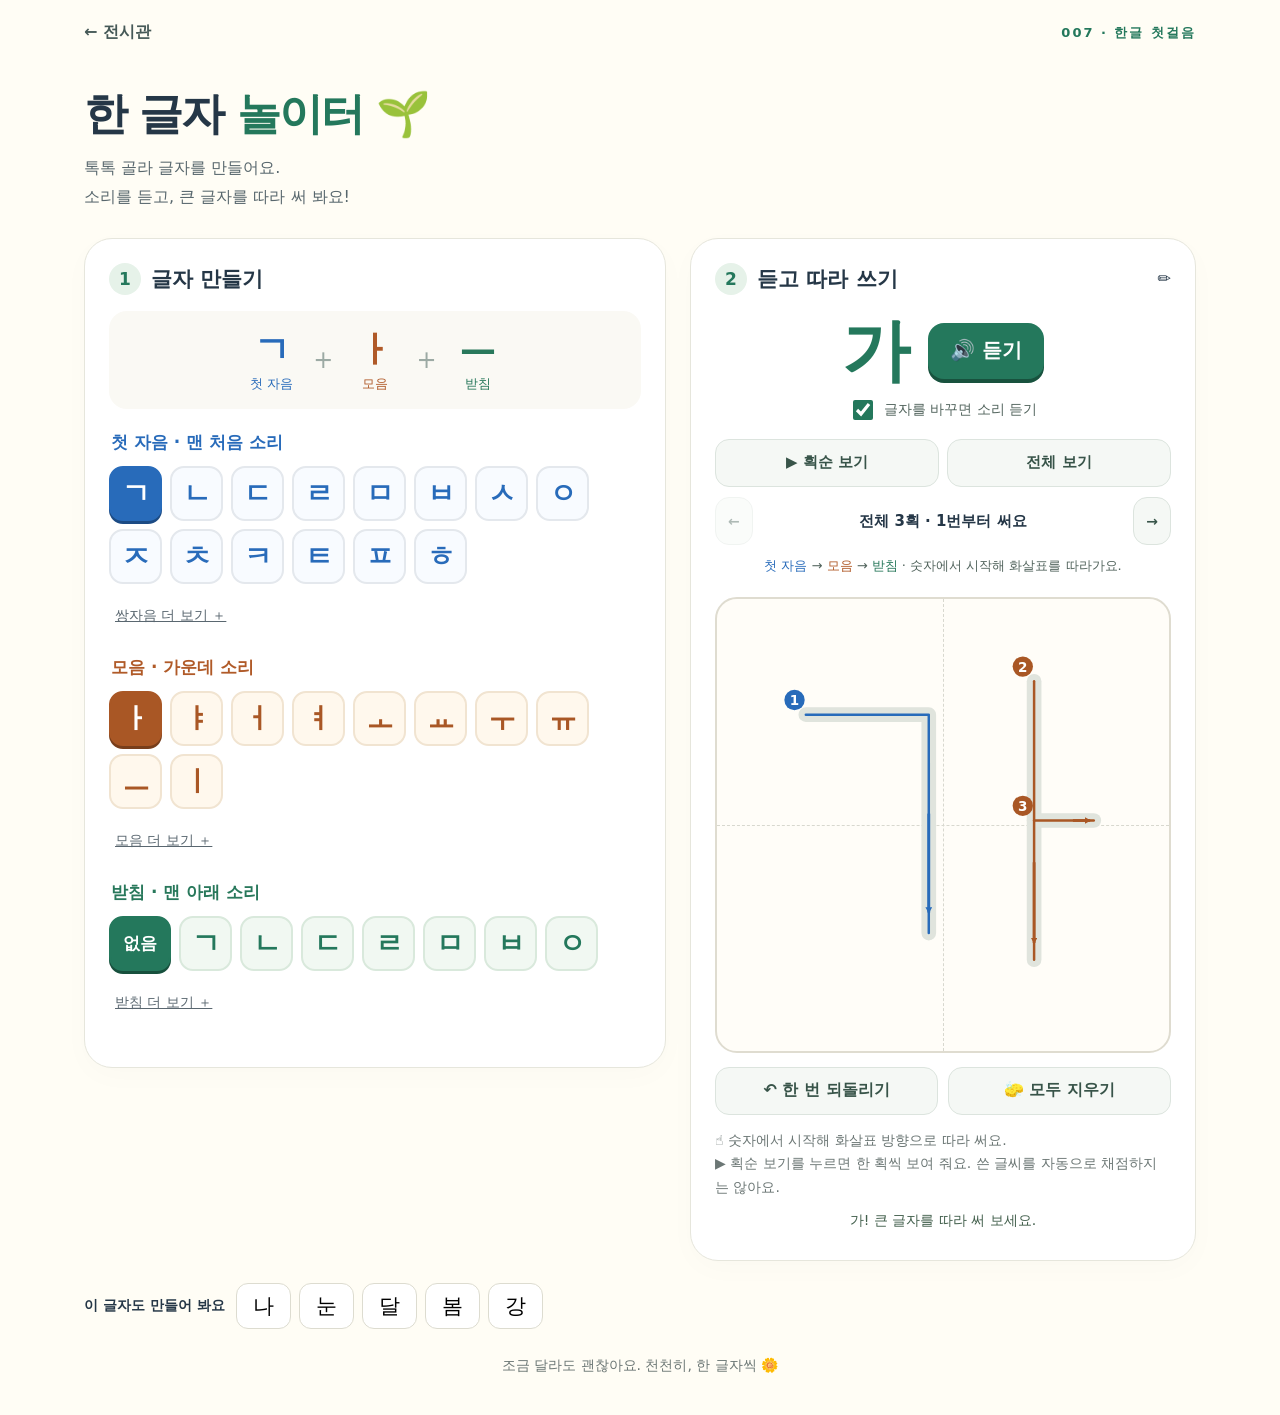
<file: works/007/index.html>
<!doctype html>
<html lang="ko">
<head>
<meta charset="utf-8">
<meta name="viewport" content="width=device-width,initial-scale=1">
<title>한 글자 놀이터 · 007</title>
<style>
:root{--ink:#253747;--green:#24785c;--paper:#fffdf5;--line:#e6e6dc}*{box-sizing:border-box}body{margin:0;background:var(--paper);color:var(--ink);font-family:system-ui,-apple-system,'Noto Sans KR',sans-serif}button,a,input{touch-action:manipulation}button{font:inherit;cursor:pointer}button:focus-visible,a:focus-visible,input:focus-visible{outline:4px solid #234f9d;outline-offset:4px}header{max-width:1160px;margin:auto;padding:22px 24px;display:flex;justify-content:space-between;align-items:center;gap:16px}a{color:#465957;text-decoration:none;font-weight:700}.badge{font-size:13px;letter-spacing:2px;color:var(--green);font-weight:800}main{max-width:1160px;margin:auto;padding:12px 24px 40px}h1{font-size:clamp(29px,5vw,44px);letter-spacing:-2px;margin:8px 0 10px}h1 span{color:var(--green)}.intro{margin:0 0 26px;line-height:1.8;color:#58676d}.layout{display:grid;grid-template-columns:1.15fr 1fr;gap:24px;align-items:start}.panel{border:1px solid var(--line);border-radius:28px;background:#fff;padding:24px;box-shadow:0 8px 30px #28382b05}.step{display:flex;align-items:center;gap:10px;margin:0 0 16px;font-size:21px}.number{display:inline-grid;place-items:center;border-radius:50%;background:#e6f2e9;color:var(--green);width:32px;height:32px;font-size:17px}.parts{display:flex;align-items:center;justify-content:center;gap:9px;background:#faf9f4;border-radius:18px;padding:16px 8px;margin-bottom:22px}.part{text-align:center;min-width:65px}.part b{display:block;font-size:36px;line-height:1.3}.part small{font-size:13px}.plus{color:#9caaa4;font-size:24px}.initial{color:#286bba}.vowel{color:#b05a28}.final{color:#28785b}.pick{border:0;padding:0;margin:20px 0}.pick legend{font-weight:800;margin-bottom:12px;font-size:17px}.keys{display:flex;flex-wrap:wrap;gap:8px}.key{border:2px solid #e4e8ed;background:#f8fbff;color:#286bba;border-radius:14px;font-weight:750;min-width:53px;min-height:55px;font-size:28px;transition:transform .12s}.key:hover{transform:translateY(-2px)}.key[aria-pressed=true]{background:#286bba;border-color:#286bba;color:#fff;box-shadow:0 3px 0 #1c4b84}.vowels .key{color:#a95725;background:#fff8ed;border-color:#f1e4d1}.vowels .key[aria-pressed=true]{background:#a95725;border-color:#a95725;color:#fff;box-shadow:0 3px 0 #783e1b}.finals .key{color:var(--green);background:#f1f8f2;border-color:#d9e9dc}.finals .key[aria-pressed=true]{background:var(--green);border-color:var(--green);color:white;box-shadow:0 3px 0 #17503d}.key.none{font-size:17px;padding:8px 12px}.more{margin-top:12px;font-size:14px;border:0;background:transparent;color:#5a6770;text-decoration:underline;min-height:40px}.extras{margin-top:8px}.extras[hidden]{display:none}.write-head{display:flex;align-items:center;justify-content:space-between;gap:8px}.write-head .step{margin:0}.result{font-size:68px;font-weight:800;color:var(--green);line-height:1}.listen{display:flex;justify-content:center;align-items:center;gap:18px;margin:22px 0 12px}.primary{border:0;background:var(--green);color:white;border-radius:16px;min-height:56px;padding:12px 22px;font-size:20px;font-weight:750;box-shadow:0 4px 0 #18523e}.primary:active{transform:translateY(2px);box-shadow:0 2px 0 #18523e}.auto{display:flex;justify-content:center;align-items:center;gap:8px;font-size:14px;color:#52645d}.auto input{width:20px;height:20px;accent-color:var(--green)}.board{position:relative;width:100%;aspect-ratio:1;margin-top:22px;border:2px solid #dfdcd0;border-radius:22px;overflow:hidden;background:#fffdf8;isolation:isolate}.guide{position:absolute;inset:0;display:grid;place-items:center;font-size:clamp(160px,26vw,310px);font-weight:600;color:#e5e5df;line-height:1;user-select:none;pointer-events:none}.board:before,.board:after{content:'';position:absolute;pointer-events:none;z-index:-1}.board:before{left:50%;height:100%;border-left:1px dashed #d8d8cf}.board:after{top:50%;width:100%;border-top:1px dashed #d8d8cf}canvas{position:absolute;inset:0;width:100%;height:100%;touch-action:none;cursor:crosshair}.tools{display:flex;gap:10px;margin-top:14px}.secondary{border:1px solid #dce4de;background:#f5f8f5;color:#385449;border-radius:14px;min-height:48px;padding:10px 18px;font-weight:700;flex:1}.hint{color:#6c7775;font-size:14px;line-height:1.7;margin:14px 0 0}.status{min-height:24px;text-align:center;font-size:14px;margin:12px 0 0;color:#43604d}.try{display:flex;flex-wrap:wrap;gap:8px;margin:22px 0 0;align-items:center}.try span{font-size:14px;font-weight:700;margin-right:3px}.example{font-size:21px;border:1px solid #dddcd0;background:#fff;border-radius:12px;padding:8px 16px;min-height:46px}.footer{text-align:center;font-size:14px;color:#6c7775;margin:28px 0 0}@media(max-width:760px){header{padding:18px}.badge{font-size:11px}main{padding:6px 16px 28px}.layout{grid-template-columns:1fr;gap:18px}.panel{padding:20px;border-radius:22px}.key{min-width:50px;min-height:54px}.guide{font-size:clamp(180px,65vw,310px)}.intro{font-size:15px}.part b{font-size:32px}}@media(prefers-reduced-motion:reduce){*{transition:none!important}}

.guide{display:block;width:100%;height:100%}.stroke-base{fill:none;stroke:#e0e4dd;stroke-width:13;stroke-linecap:round;stroke-linejoin:round}.stroke-route{fill:none;stroke-width:2.2;stroke-linecap:round;stroke-linejoin:round}.stroke-number{font-size:12px;font-weight:800;text-anchor:middle;dominant-baseline:central;fill:white}.stroke-tools{display:flex;gap:8px;flex-wrap:wrap;margin-top:16px}.stroke-tools button{flex:1;min-width:105px;font-size:15px}.stroke-nav{display:flex;align-items:center;gap:10px;margin-top:10px}.stroke-nav button{flex:0 0 auto;padding:8px 12px;font-size:14px}.stroke-nav button:disabled{opacity:.4;cursor:default}.stroke-label{flex:1;text-align:center;font-size:15px;font-weight:750;line-height:1.6}.stroke-key{font-size:13px;text-align:center;margin:12px 0 0;color:#52645d}.stroke-draw{fill:none;stroke-width:8;stroke-linecap:round;stroke-linejoin:round;stroke-dasharray:1;stroke-dashoffset:1;animation:trace 1.1s linear forwards}.stroke-muted{opacity:.16}@keyframes trace{to{stroke-dashoffset:0}}@media(prefers-reduced-motion:reduce){.stroke-draw{animation:none;stroke-dashoffset:0}}
</style>
</head>
<body>
<header><a href="../../">← 전시관</a><span class="badge">007 · 한글 첫걸음</span></header>
<main>
<h1>한 글자 <span>놀이터</span> 🌱</h1>
<p class="intro">톡톡 골라 글자를 만들어요.<br>소리를 듣고, 큰 글자를 따라 써 봐요!</p>
<div class="layout">
<section class="panel" aria-labelledby="make-title">
<h2 class="step" id="make-title"><span class="number">1</span> 글자 만들기</h2>
<div class="parts" aria-label="고른 글자 조각"><div class="part initial"><b id="first-part">ㄱ</b><small>첫 자음</small></div><span class="plus">+</span><div class="part vowel"><b id="vowel-part">ㅏ</b><small>모음</small></div><span class="plus">+</span><div class="part final"><b id="last-part">—</b><small>받침</small></div></div>
<fieldset class="pick"><legend class="initial">첫 자음 · 맨 처음 소리</legend><div class="keys" id="first"></div><button type="button" class="more" aria-expanded="false" aria-controls="first-extra">쌍자음 더 보기 ＋</button><div class="keys extras" id="first-extra" hidden></div></fieldset>
<fieldset class="pick vowels"><legend class="vowel">모음 · 가운데 소리</legend><div class="keys" id="middle"></div><button type="button" class="more" aria-expanded="false" aria-controls="middle-extra">모음 더 보기 ＋</button><div class="keys extras" id="middle-extra" hidden></div></fieldset>
<fieldset class="pick finals"><legend class="final">받침 · 맨 아래 소리</legend><div class="keys" id="last"></div><button type="button" class="more" aria-expanded="false" aria-controls="last-extra">받침 더 보기 ＋</button><div class="keys extras" id="last-extra" hidden></div></fieldset>
</section>
<section class="panel" aria-labelledby="write-title">
<div class="write-head"><h2 class="step" id="write-title"><span class="number">2</span> 듣고 따라 쓰기</h2><span aria-hidden="true">✏️</span></div>
<div class="listen"><output class="result" id="result" aria-label="만든 글자" aria-live="polite">가</output><button class="primary" id="speak" type="button">🔊 듣기</button></div>
<label class="auto"><input id="auto" type="checkbox" checked> 글자를 바꾸면 소리 듣기</label>
<div class="stroke-tools"><button type="button" class="secondary" id="play-strokes">▶ 획순 보기</button><button type="button" class="secondary" id="all-strokes" aria-pressed="true">전체 보기</button></div>
<div class="stroke-nav"><button type="button" class="secondary" id="prev-stroke" aria-label="이전 획">←</button><div id="stroke-label" class="stroke-label" role="status">번호 순서대로 써 보세요.</div><button type="button" class="secondary" id="next-stroke" aria-label="다음 획">→</button></div>
<p class="stroke-key"><span class="initial">첫 자음</span> → <span class="vowel">모음</span> → <span class="final">받침</span> · 숫자에서 시작해 화살표를 따라가요.</p>
<div class="board"><svg class="guide" id="guide" viewBox="0 0 400 400" aria-hidden="true"></svg><canvas id="canvas" aria-label="가 따라 쓰기. 획순 번호와 화살표를 따라 손가락이나 마우스로 쓰세요."></canvas></div>
<div class="tools"><button type="button" class="secondary" id="undo">↶ 한 번 되돌리기</button><button type="button" class="secondary" id="clear">🧽 모두 지우기</button></div>
<p class="hint">☝️ 숫자에서 시작해 화살표 방향으로 따라 써요.<br>▶ 획순 보기를 누르면 한 획씩 보여 줘요. 쓴 글씨를 자동으로 채점하지는 않아요.</p>
<p class="status" id="status" role="status">🔊 듣기를 눌러 소리를 들어 보세요.</p>
</section>
</div>
<div class="try"><span>이 글자도 만들어 봐요</span><button class="example" data-word="나">나</button><button class="example" data-word="눈">눈</button><button class="example" data-word="달">달</button><button class="example" data-word="봄">봄</button><button class="example" data-word="강">강</button></div>
<p class="footer">조금 달라도 괜찮아요. 천천히, 한 글자씩 🌼</p>
</main>
<script src="stroke-guide.js"></script>
<script>
const initials=Array.from('ㄱㄲㄴㄷㄸㄹㅁㅂㅃㅅㅆㅇㅈㅉㅊㅋㅌㅍㅎ');
const vowels=Array.from('ㅏㅐㅑㅒㅓㅔㅕㅖㅗㅘㅙㅚㅛㅜㅝㅞㅟㅠㅡㅢㅣ');
const finals=['',...Array.from('ㄱㄲㄳㄴㄵㄶㄷㄹㄺㄻㄼㄽㄾㄿㅀㅁㅂㅄㅅㅆㅇㅈㅊㅋㅌㅍㅎ')];
const selected={first:0,middle:0,last:0};
const $=id=>document.getElementById(id);
let current='가',strokes=[],active=null;
const canvas=$('canvas'),ctx=canvas.getContext('2d');
function redraw(){
 const rect=canvas.getBoundingClientRect(),dpr=window.devicePixelRatio||1;
 canvas.width=Math.round(rect.width*dpr);canvas.height=Math.round(rect.height*dpr);
 ctx.setTransform(dpr,0,0,dpr,0,0);ctx.strokeStyle='#24785c';ctx.fillStyle='#24785c';ctx.lineWidth=10;ctx.lineCap='round';ctx.lineJoin='round';
 for(const stroke of strokes){if(!stroke.length)continue;ctx.beginPath();ctx.moveTo(stroke[0].x*rect.width,stroke[0].y*rect.height);for(const p of stroke)ctx.lineTo(p.x*rect.width,p.y*rect.height);ctx.stroke();if(stroke.length===1){ctx.beginPath();ctx.arc(stroke[0].x*rect.width,stroke[0].y*rect.height,5,0,Math.PI*2);ctx.fill();}}
}
function clearDrawing(){active=null;strokes=[];redraw();}
function update(play=true){
 current=String.fromCharCode(0xAC00+(selected.first*21+selected.middle)*28+selected.last);
 $('result').textContent=current;renderStrokeGuide(initials[selected.first],vowels[selected.middle],finals[selected.last]);
 $('first-part').textContent=initials[selected.first];$('vowel-part').textContent=vowels[selected.middle];$('last-part').textContent=finals[selected.last]||'—';
 canvas.setAttribute('aria-label',current+' 따라 쓰기. 획순 번호와 화살표를 따라 손가락이나 마우스로 쓰세요.');
 document.querySelectorAll('.key').forEach(b=>b.setAttribute('aria-pressed',String(selected[b.dataset.group]===Number(b.dataset.index))));
 clearDrawing();if('speechSynthesis' in window)window.speechSynthesis.cancel();
 $('status').textContent=current+'! 큰 글자를 따라 써 보세요.';
 if(play&&$('auto').checked)speak();
}
function makeKeys(group,letters,basic){
 letters.forEach((letter,index)=>{
  const b=document.createElement('button');b.type='button';b.className='key'+(!letter?' none':'');b.textContent=letter||'없음';b.dataset.group=group;b.dataset.index=index;
  b.setAttribute('aria-label',({first:'첫 자음 ',middle:'모음 ',last:'받침 '})[group]+(letter||'없음'));
  b.onclick=()=>{selected[group]=index;update();};
  $(basic.includes(letter)?group:group+'-extra').appendChild(b);
 });
}
makeKeys('first',initials,Array.from('ㄱㄴㄷㄹㅁㅂㅅㅇㅈㅊㅋㅌㅍㅎ'));
makeKeys('middle',vowels,Array.from('ㅏㅑㅓㅕㅗㅛㅜㅠㅡㅣ'));
makeKeys('last',finals,['','ㄱ','ㄴ','ㄷ','ㄹ','ㅁ','ㅂ','ㅇ']);
document.querySelectorAll('.more').forEach(b=>b.onclick=()=>{const expanded=b.getAttribute('aria-expanded')==='true';b.setAttribute('aria-expanded',String(!expanded));$(b.getAttribute('aria-controls')).hidden=expanded;b.textContent=b.textContent.replace(expanded?'접기 －':'더 보기 ＋',expanded?'더 보기 ＋':'접기 －');});
let speechId=0;
function speak(){
 if(!('speechSynthesis' in window)||!('SpeechSynthesisUtterance' in window)){$('status').textContent='이 브라우저에서는 소리를 낼 수 없어요. 다른 브라우저에서 열어 주세요.';return;}
 const id=++speechId;window.speechSynthesis.cancel();
 const u=new SpeechSynthesisUtterance(current);u.lang='ko-KR';u.rate=.7;u.pitch=1;
 const voice=window.speechSynthesis.getVoices().find(v=>/^ko(?:-|_)/i.test(v.lang));if(voice)u.voice=voice;
 $('status').textContent='🔊 '+current+' 소리를 들어 보세요.';
 u.onend=()=>{if(id===speechId)$('status').textContent='한 번 더 듣고 싶으면 🔊 듣기를 눌러요.';};
 u.onerror=e=>{if(id===speechId&&!['canceled','interrupted'].includes(e.error))$('status').textContent='소리를 못 냈어요. 기기의 한국어 음성과 소리 설정을 확인해 주세요.';};
 window.speechSynthesis.speak(u);
}
$('speak').onclick=speak;
$('auto').onchange=()=>{if(!$('auto').checked&&'speechSynthesis' in window){speechId++;window.speechSynthesis.cancel();}};
function point(e){const r=canvas.getBoundingClientRect();return{x:Math.max(0,Math.min(1,(e.clientX-r.left)/r.width)),y:Math.max(0,Math.min(1,(e.clientY-r.top)/r.height))};}
canvas.onpointerdown=e=>{if(active!==null||e.button!==0)return;e.preventDefault();active=e.pointerId;canvas.setPointerCapture(e.pointerId);strokes.push([point(e)]);redraw();};
canvas.onpointermove=e=>{if(e.pointerId!==active)return;strokes[strokes.length-1].push(point(e));redraw();};
function finish(e){if(e.pointerId===active){active=null;if(canvas.hasPointerCapture(e.pointerId))canvas.releasePointerCapture(e.pointerId);}}
canvas.onpointerup=finish;canvas.onpointercancel=finish;canvas.onlostpointercapture=()=>{active=null;};
$('clear').onclick=()=>{clearDrawing();$('status').textContent='깨끗해졌어요. 다시 써 볼까요?';};
$('undo').onclick=()=>{active=null;strokes.pop();redraw();};
new ResizeObserver(redraw).observe(canvas);
document.querySelectorAll('.example').forEach(b=>b.onclick=()=>{const n=b.dataset.word.charCodeAt(0)-0xAC00;selected.first=Math.floor(n/588);selected.middle=Math.floor(n%588/28);selected.last=n%28;update();});
window.addEventListener('pagehide',()=>{if('speechSynthesis' in window)window.speechSynthesis.cancel();});
update(false);
</script>
</body>
</html>
</file>
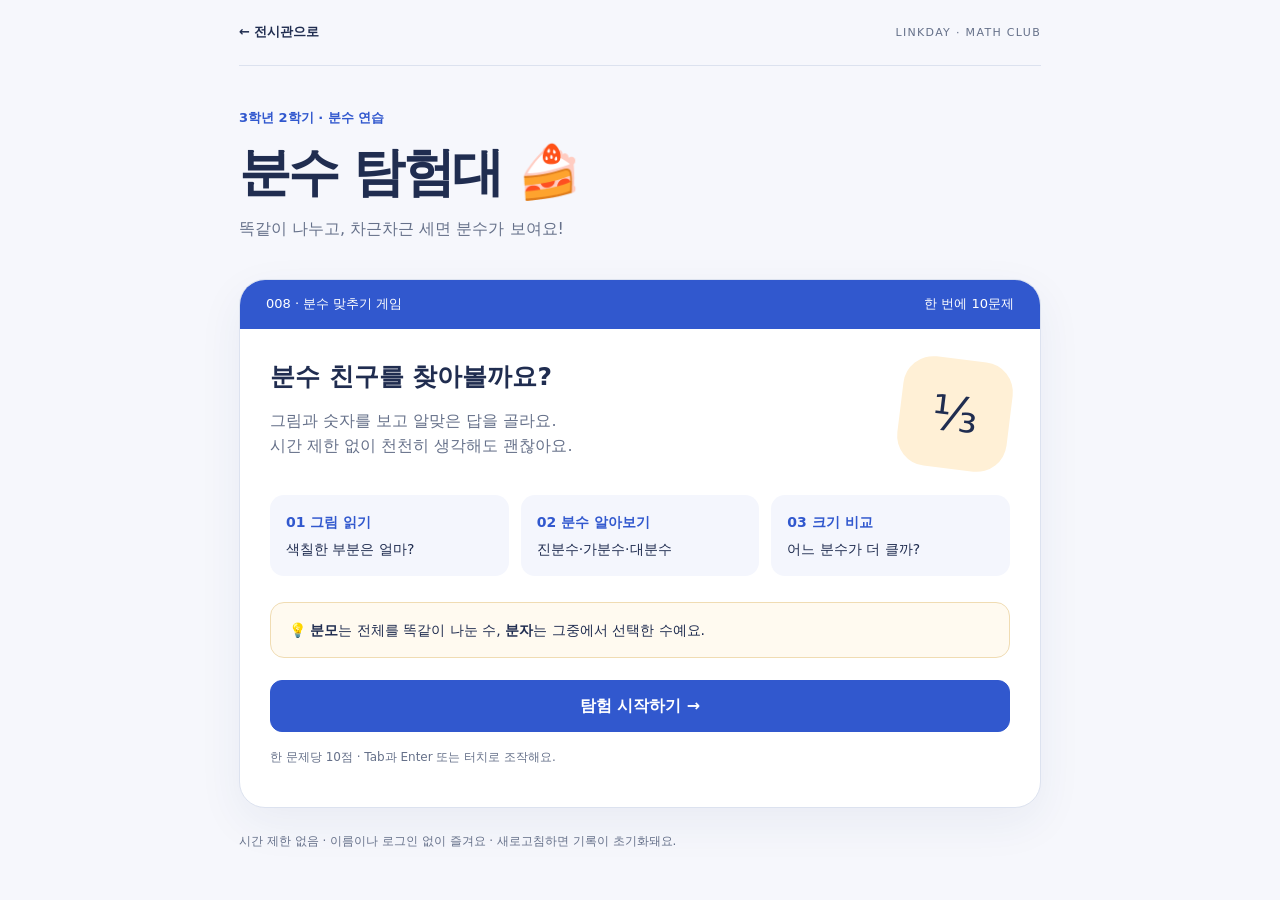
<file: works/008/index.html>
<!doctype html>
<html lang="ko">
<head>
<meta charset="utf-8"><meta name="viewport" content="width=device-width,initial-scale=1">
<meta name="theme-color" content="#3158ce"><title>분수 탐험대 · 008</title>
<style>
:root{--blue:#3158ce;--ink:#202d50;--muted:#66718a;--line:#dce2ef;--paper:#f6f7fc}*{box-sizing:border-box}body{margin:0;background:var(--paper);color:var(--ink);font-family:system-ui,'Malgun Gothic',sans-serif;line-height:1.6}button,select{font:inherit}button,a,select{-webkit-tap-highlight-color:transparent}button{cursor:pointer}button:focus-visible,a:focus-visible,select:focus-visible{outline:3px solid #c46b00;outline-offset:4px}[hidden]{display:none!important}.wrap{max-width:850px;margin:auto;padding:0 24px}nav{display:flex;justify-content:space-between;align-items:center;gap:12px;border-bottom:1px solid var(--line);padding:22px 0;font-size:13px}a{color:inherit}nav a{text-decoration:none;font-weight:700}.tag{letter-spacing:.12em;font-size:11px;color:var(--muted)}header{padding:38px 0 28px}.eyebrow{font-size:13px;font-weight:800;color:var(--blue)}h1{font-size:clamp(34px,7vw,52px);letter-spacing:-.05em;line-height:1.2;margin:12px 0}p{margin:10px 0}.sub{color:var(--muted)}.shell{background:#fff;border:1px solid var(--line);border-radius:26px;overflow:hidden;box-shadow:0 15px 45px #263b7410}.ribbon{background:var(--blue);color:white;padding:14px 26px;display:flex;justify-content:space-between;font-size:13px}.panel{padding:30px}.intro-top{display:flex;align-items:center;justify-content:space-between;gap:20px}.badge{width:110px;height:110px;border-radius:30px;background:#fff0d6;display:grid;place-items:center;transform:rotate(7deg);font-size:48px;flex-shrink:0}h2{font-size:25px;line-height:1.45;margin:0 0 12px}.lessons{display:grid;grid-template-columns:repeat(3,1fr);gap:12px;margin:26px 0}.lesson{background:#f4f6fd;border-radius:14px;padding:16px;font-size:14px}.lesson b{display:block;color:var(--blue);margin-bottom:4px}.tip{padding:16px 18px;border:1px solid #f0dcb3;border-radius:14px;background:#fffaf0;font-size:14px}.primary,.secondary{border-radius:12px;min-height:50px;padding:12px 22px;font-weight:750;border:1px solid var(--blue)}.primary{color:white;background:var(--blue)}.primary:hover{background:#2444aa}.secondary{background:white;color:var(--blue)}.wide{width:100%;margin-top:22px}.note{font-size:12px;color:var(--muted);margin-top:16px}.meta{display:flex;justify-content:space-between;font-size:14px;font-weight:750}progress{width:100%;height:10px;accent-color:var(--blue);margin:12px 0 24px}.topic{color:var(--blue);font-size:12px;font-weight:800}.question{margin:10px 0 20px;font-size:clamp(21px,4vw,27px)}.picture{background:#f6f7fc;border-radius:18px;padding:24px;margin:20px 0}.bars{display:flex;flex-direction:column;align-items:center;gap:12px}.bar{display:flex;width:100%;max-width:440px;height:60px;border:2px solid #526ba8;border-radius:10px;overflow:hidden;background:white}.piece{flex:1;border-right:2px solid #526ba8}.piece:last-child{border:0}.filled{background:#f5b94e;background-image:repeating-linear-gradient(135deg,transparent,transparent 8px,#fff3 8px,#fff3 10px)}.caption{text-align:center;color:var(--muted);font-size:13px;margin:12px 0 0}.comparison{display:flex;align-items:center;justify-content:center;gap:28px;font-size:32px;font-weight:750}.fraction{display:inline-flex;flex-direction:column;vertical-align:middle;text-align:center;line-height:1.15;min-width:30px;margin:0 5px}.fraction span:first-child{border-bottom:2px solid currentColor;padding:0 5px 4px}.fraction span:last-child{padding:4px 5px 0}.choices{display:grid;grid-template-columns:1fr 1fr;gap:12px}.choice{border:2px solid var(--line);background:white;color:var(--ink);border-radius:14px;padding:16px;min-height:80px;font-size:20px;font-weight:700;display:flex;align-items:center;justify-content:center;gap:12px}.choice:hover:not(:disabled){background:#f1f4ff;border-color:var(--blue)}.choice:disabled{opacity:1;cursor:default}.choice.correct{border-color:#29815b;background:#ebf8f1}.choice.wrong{border-color:#ba4e39;background:#fff0eb}.mark{font-size:12px}.feedback{padding:18px;border-radius:14px;background:#f0f4ff;margin-top:20px}.feedback strong{display:block;margin-bottom:6px}.result{text-align:center}.score{font-size:70px;color:var(--blue);font-weight:850;line-height:1.3;margin:18px 0}.score small{font-size:23px}.stars{font-size:36px;letter-spacing:8px}.actions{display:flex;gap:12px;justify-content:center;flex-wrap:wrap;margin:24px 0}.review{text-align:left;padding-top:20px;border-top:1px solid var(--line)}.review li{margin:12px 0}.review p{color:var(--muted);font-size:14px}footer{padding:24px 0 30px;font-size:12px;color:var(--muted)}@media(max-width:540px){.wrap{padding:0 16px}.panel{padding:24px 18px}.ribbon{padding:14px 18px}.badge{display:none}.lessons{grid-template-columns:1fr;gap:8px}.lesson{padding:12px 16px}.lesson b{display:inline;margin-right:8px}.picture{padding:18px 12px}.choice{padding:12px 8px;min-height:76px}.actions>*{width:100%}.tag{font-size:10px}.comparison{gap:18px}}
</style>
</head>
<body><div class="wrap">
<nav><a href="../../">← 전시관으로</a><span class="tag">LINKDAY · MATH CLUB</span></nav>
<header><span class="eyebrow">3학년 2학기 · 분수 연습</span><h1>분수 탐험대 🍰</h1><p class="sub">똑같이 나누고, 차근차근 세면 분수가 보여요!</p></header>
<main class="shell"><div class="ribbon"><span>008 · 분수 맞추기 게임</span><span>한 번에 10문제</span></div>
<section class="panel" id="intro"><div class="intro-top"><div><h2>분수 친구를 찾아볼까요?</h2><p class="sub">그림과 숫자를 보고 알맞은 답을 골라요.<br>시간 제한 없이 천천히 생각해도 괜찮아요.</p></div><div class="badge" aria-hidden="true">⅓</div></div>
<div class="lessons"><div class="lesson"><b>01 그림 읽기</b>색칠한 부분은 얼마?</div><div class="lesson"><b>02 분수 알아보기</b>진분수·가분수·대분수</div><div class="lesson"><b>03 크기 비교</b>어느 분수가 더 클까?</div></div>
<div class="tip">💡 <b>분모</b>는 전체를 똑같이 나눈 수, <b>분자</b>는 그중에서 선택한 수예요.</div><button class="primary wide" id="start">탐험 시작하기 →</button><p class="note">한 문제당 10점 · Tab과 Enter 또는 터치로 조작해요.</p></section>
<section class="panel" id="quiz" hidden><div class="meta"><span id="position"></span><span id="points"></span></div><progress id="progress" max="10" value="0" aria-label="완료한 문제 수"></progress><span id="topic" class="topic"></span><h2 id="question" class="question" tabindex="-1"></h2><div id="picture" class="picture"></div><div class="choices" id="choices" role="group" aria-labelledby="question"></div><div class="feedback" id="feedback" role="status" hidden></div><button id="next" class="primary wide" hidden>다음 문제 →</button></section>
<section class="panel result" id="result" hidden><span class="eyebrow">탐험 끝!</span><h2 id="result-title" tabindex="-1">차근차근 생각한 나, 멋져요!</h2><div class="stars" id="stars" aria-hidden="true"></div><div class="score" id="score"></div><p class="sub" id="summary"></p><div class="actions"><button class="primary" id="retry">틀린 문제 다시 풀기</button><button class="secondary" id="restart">새로운 10문제 풀기</button></div><div class="review" id="review"></div></section>
</main><footer>시간 제한 없음 · 이름이나 로그인 없이 즐겨요 · 새로고침하면 기록이 초기화돼요.</footer><noscript>게임을 하려면 JavaScript를 켜 주세요.</noscript></div>
<script>
'use strict';
const $=id=>document.getElementById(id);
const shuffle=a=>{a=[...a];for(let i=a.length-1;i>0;i--){const j=Math.floor(Math.random()*(i+1));[a[i],a[j]]=[a[j],a[i]];}return a;};
const f=(n,d)=>({text:`${d}분의 ${n}`,n,d});
const words=text=>({text});
function fraction(n,d){const el=document.createElement('span');el.className='fraction';el.setAttribute('aria-label',`${d}분의 ${n}`);for(const v of [n,d]){const s=document.createElement('span');s.textContent=v;s.setAttribute('aria-hidden','true');el.append(s);}return el;}
function draw(q){$('picture').replaceChildren();if(q.n){const bars=document.createElement('div');bars.className='bars';bars.setAttribute('role','img');bars.setAttribute('aria-label',`한 막대를 ${q.d}칸으로 똑같이 나누고 총 ${q.n}칸을 색칠한 그림`);let left=q.n;for(let k=0;k<Math.ceil(q.n/q.d);k++){const bar=document.createElement('div');bar.className='bar';for(let i=0;i<q.d;i++){const p=document.createElement('span');p.className='piece'+(left-->0?' filled':'');bar.append(p);}bars.append(bar);}$('picture').append(bars);const cap=document.createElement('p');cap.className='caption';cap.textContent=`막대 한 개가 전체 1이에요. 한 막대를 ${q.d}칸으로 똑같이 나누었어요.`;$('picture').append(cap);}else if(q.pair){const row=document.createElement('div');row.className='comparison';row.append(fraction(...q.pair[0]),document.createTextNode(' vs '),fraction(...q.pair[1]));$('picture').append(row);}else{const row=document.createElement('div');row.className='comparison';row.append(fraction(...q.value));$('picture').append(row);}}
function pool(){const out=[];for(const d of [3,4,5,6,8]){const n=1+Math.floor(Math.random()*(d-1));out.push({topic:'그림으로 분수 읽기',question:'색칠한 부분을 분수로 나타내면?',n,d,options:[f(n,d),f(d,n),f(d-n===n?d:n+1,d),f(n,d+1)],answer:0,explain:`전체를 ${d}칸으로 똑같이 나눈 것 중 ${n}칸이 색칠되어 있어요. 그래서 ${d}분의 ${n}이에요.`});}
for(const d of [3,4,5]){const n=d+1;out.push({topic:'1보다 큰 분수',question:'색칠한 부분을 가분수로 나타내면?',n,d,options:[f(n,d),f(1,d),f(d,n),f(n+1,d)],answer:0,explain:`한 막대 ${d}칸과 나머지 1칸을 합하면 ${n}칸이에요. ${d}분의 ${n}처럼 분자가 분모와 같거나 큰 분수를 가분수라고 해요.`});}
out.push({topic:'대분수 알아보기',question:'그림을 대분수로 나타내면?',n:7,d:4,options:[words('1과 4분의 3'),words('1과 4분의 1'),words('2와 4분의 3'),words('4와 3분의 1')],answer:0,explain:'4칸이 모이면 전체 1이에요. 7칸은 전체 1과 3칸이므로 1과 4분의 3이에요. 자연수와 진분수로 나타낸 분수를 대분수라고 해요.'});
for(const d of [4,5,7])out.push({topic:'분모가 같은 분수 비교',question:'두 분수 중 더 큰 분수를 골라요.',pair:[[1,d],[d-1,d]],options:[f(d-1,d),f(1,d),words('크기가 같아요'),words('비교할 수 없어요')],answer:0,explain:`분모가 같으면 한 조각의 크기가 같아요. 조각 수인 분자가 큰 ${d}분의 ${d-1}이 더 커요.`});
for(const d of [3,4,6])out.push({topic:'단위분수 크기 비교',question:'두 분수 중 더 큰 분수를 골라요.',pair:[[1,d],[1,d+1]],options:[f(1,d),f(1,d+1),words('크기가 같아요'),words('비교할 수 없어요')],answer:0,explain:`같은 전체를 더 많이 나눌수록 한 조각은 작아져요. 그래서 ${d+1}분의 1보다 ${d}분의 1이 더 커요.`});
out.push({topic:'진분수 알아보기',question:'이 분수는 어떤 분수일까요?',value:[2,3],options:[words('진분수'),words('가분수'),words('대분수'),words('자연수')],answer:0,explain:'분자 2가 분모 3보다 작아요. 이렇게 분자가 분모보다 작은 분수를 진분수라고 해요.'});return out;}
let questions=[],index=0,correct=0,mistakes=[],answered=false;
function show(id){for(const name of ['intro','quiz','result'])$(name).hidden=name!==id;}
function begin(qs){questions=qs;index=0;correct=0;mistakes=[];show('quiz');render();}
function render(){answered=false;const q=questions[index];$('position').textContent=`문제 ${index+1} / ${questions.length}`;$('points').textContent=`${correct*10}점`;$('progress').max=questions.length;$('progress').value=index;$('topic').textContent=q.topic;$('question').textContent=q.question;draw(q);$('feedback').hidden=true;$('next').hidden=true;$('next').textContent=index===questions.length-1?'결과 보기 →':'다음 문제 →';$('choices').replaceChildren(...shuffle(q.options.map((o,i)=>({...o,correct:i===q.answer}))).map(o=>{const b=document.createElement('button');b.className='choice';b.type='button';b.setAttribute('aria-label',o.text);if(o.n)b.append(fraction(o.n,o.d));else b.textContent=o.text;b.dataset.correct=String(o.correct);b.onclick=()=>answer(o,b);return b;}));$('question').focus();}
function answer(o,b){if(answered)return;answered=true;const q=questions[index];if(o.correct)correct++;else mistakes.push(q);for(const choice of $('choices').children){choice.disabled=true;if(choice.dataset.correct==='true'){choice.classList.add('correct');const mark=document.createElement('span');mark.className='mark';mark.textContent='✓ 정답';choice.append(mark);}}if(!o.correct)b.classList.add('wrong');$('points').textContent=`${correct*10}점`;$('progress').value=index+1;const title=document.createElement('strong');title.textContent=o.correct?'정답이에요! 🎉':'괜찮아요! 함께 알아봐요 🌱';const text=document.createElement('p');text.textContent=q.explain;$('feedback').replaceChildren(title,text);$('feedback').hidden=false;$('next').hidden=false;$('next').focus();}
$('start').onclick=()=>begin(shuffle(pool()).slice(0,10));$('next').onclick=()=>{if(!answered)return;if(++index<questions.length)render();else finish();};
function finish(){show('result');$('stars').textContent=correct===questions.length?'🌟🌟🌟':'⭐🌱⭐';$('score').replaceChildren(document.createTextNode(`${correct*10}`));const unit=document.createElement('small');unit.textContent=` / ${questions.length*10}점`;$('score').append(unit);$('summary').textContent=`${questions.length}문제 중 ${correct}문제를 맞혔어요. ${mistakes.length?'틀린 문제를 한 번 더 풀며 익혀 봐요!':'분수 친구들과 멋지게 탐험했어요!'}`;$('retry').hidden=mistakes.length===0;$('review').replaceChildren();if(mistakes.length){const h=document.createElement('h3');h.textContent='다시 기억해요';const list=document.createElement('ul');for(const q of mistakes){const li=document.createElement('li');li.textContent=q.topic;const p=document.createElement('p');p.textContent=q.explain;li.append(p);list.append(li);}$('review').append(h,list);}else $('review').textContent='모두 맞혔어요! 새로운 문제에도 도전해 보세요.';$('result-title').focus();}
$('retry').onclick=()=>begin(shuffle(mistakes));$('restart').onclick=()=>begin(shuffle(pool()).slice(0,10));
</script></body></html>
</file>
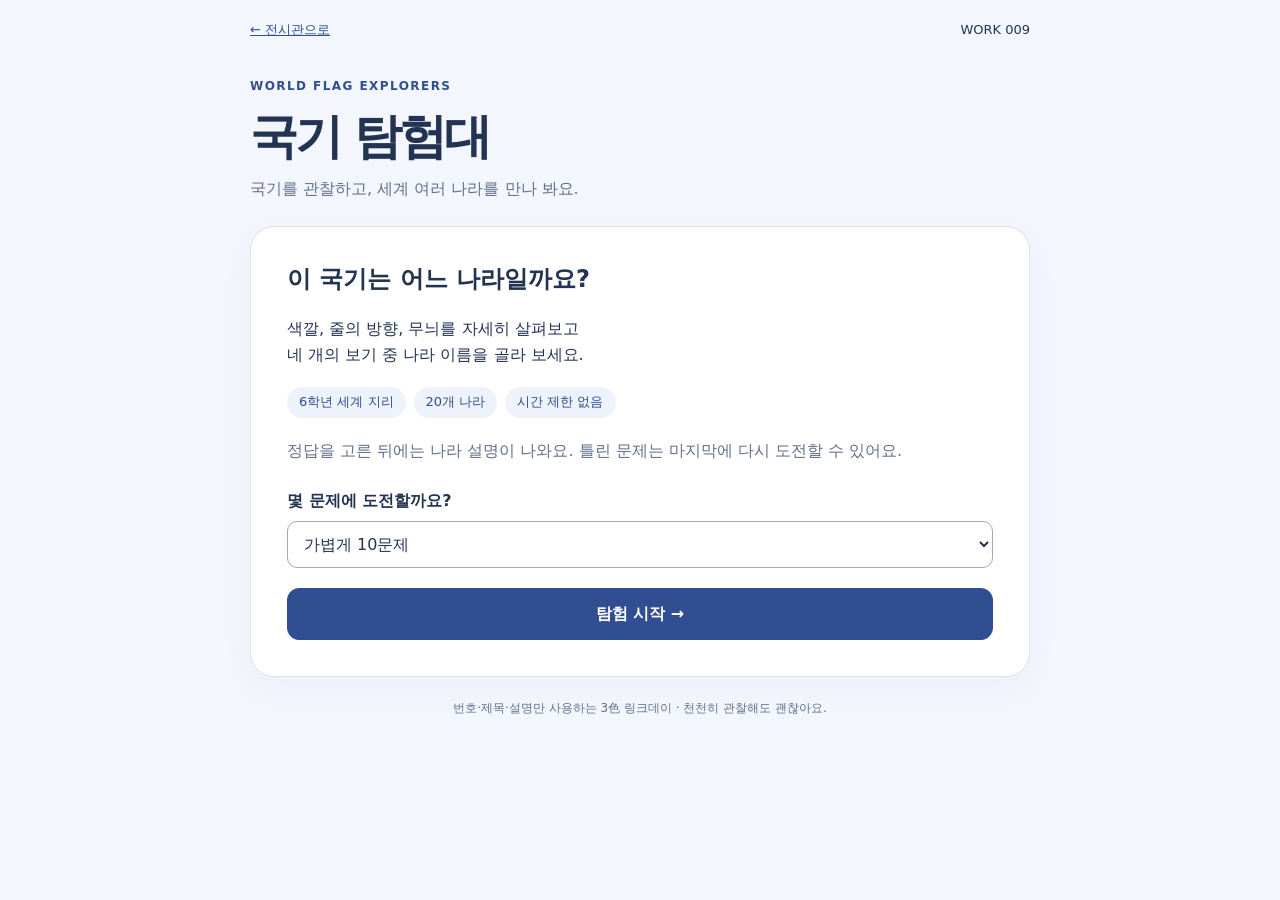
<file: works/009/index.html>
<!doctype html>
<html lang="ko">
<head>
<meta charset="utf-8">
<meta name="viewport" content="width=device-width, initial-scale=1">
<meta name="theme-color" content="#253c70">
<title>국기 탐험대 · 009</title>
<style>
:root{--ink:#233453;--blue:#304e91;--muted:#62718a;--line:#dbe2ee;--paper:#f3f6fc}*{box-sizing:border-box}body{margin:0;background:var(--paper);color:var(--ink);font-family:system-ui,"Malgun Gothic",sans-serif;line-height:1.6}main{max-width:820px;margin:auto;padding:20px 20px 48px}nav{display:flex;justify-content:space-between;align-items:center;gap:12px;font-size:13px}a{color:var(--blue)}header{margin:36px 0 24px}h1{font-size:clamp(32px,7vw,48px);letter-spacing:-.06em;line-height:1.25;margin:10px 0}h2{font-size:24px;line-height:1.4;margin-top:0}.eyebrow{color:var(--blue);font-weight:800;font-size:12px;letter-spacing:.12em}p{margin:10px 0}.muted{color:var(--muted)}.panel{border:1px solid var(--line);border-radius:24px;padding:clamp(20px,5vw,36px);background:white;box-shadow:0 12px 36px #23345308}.pills{display:flex;gap:8px;flex-wrap:wrap;margin:20px 0}.pill{padding:5px 12px;border-radius:30px;background:#eef2fb;font-size:13px;color:var(--blue)}button,select{font:inherit}button{cursor:pointer;min-height:48px;border:1px solid var(--blue);border-radius:12px;padding:12px 18px;background:var(--blue);color:white;font-weight:750}button:hover:not(:disabled){filter:brightness(.94)}button:disabled{cursor:default}button.secondary{color:var(--blue);background:white}button:focus-visible,a:focus-visible,select:focus-visible{outline:3px solid #ad4a12;outline-offset:4px}label{display:block;font-weight:700;margin:24px 0 8px}select{width:100%;padding:12px;border-radius:10px;border:1px solid #9baac0;background:white;color:var(--ink);margin-bottom:20px}.wide{width:100%}.meta{display:flex;justify-content:space-between;gap:12px;font-size:14px;font-weight:700}progress{display:block;width:100%;height:8px;margin:12px 0 24px;accent-color:var(--blue)}.flag-stage{background:#f3f6fc;border:1px solid var(--line);border-radius:16px;display:grid;place-items:center;min-height:200px;padding:28px;margin:16px 0 22px}.flag{display:block;width:min(100%,300px);filter:drop-shadow(0 4px 6px #23345324)}.choices{display:grid;grid-template-columns:1fr 1fr;gap:12px}.choice{color:var(--ink);background:white;border-color:#bac7db;text-align:left;display:flex;align-items:center;gap:12px}.key{font-size:12px;border-radius:6px;background:#eef2fb;padding:2px 7px}.choice.correct{border:2px solid #207449;background:#eaf6ef;color:#164f33}.choice.wrong{border:2px solid #af3a31;background:#fff0ed;color:#842b24}.feedback{padding:16px;border-radius:12px;background:#f0f4fc;margin:20px 0}.feedback strong{display:block;font-size:18px}.actions{display:flex;gap:10px;flex-wrap:wrap;margin-top:20px}.actions button{flex:1}.hint{font-size:14px;color:var(--muted);min-height:24px;margin:12px 0}.score{font-size:54px;font-weight:850;color:var(--blue);line-height:1.2;margin:20px 0}.review{list-style:none;padding:0}.review li{padding:16px 0;border-top:1px solid var(--line);display:flex;gap:16px;align-items:center}.mini{width:84px;flex-shrink:0}.review p{font-size:14px;margin:3px 0}.review .flag{width:84px}footer{text-align:center;font-size:12px;color:var(--muted);margin-top:22px}[hidden]{display:none!important}@media(max-width:430px){main{padding:16px 14px 32px}.choices{grid-template-columns:1fr}.flag-stage{min-height:175px;padding:24px}.flag{max-width:240px}.actions{flex-direction:column}.review li{align-items:flex-start}}
</style>
</head>
<body>
<main>
<nav><a href="../../">← 전시관으로</a><span>WORK 009</span></nav>
<header><div class="eyebrow">WORLD FLAG EXPLORERS</div><h1>국기 탐험대</h1><p class="muted">국기를 관찰하고, 세계 여러 나라를 만나 봐요.</p></header>
<section id="intro" class="panel" aria-labelledby="intro-title">
<h2 id="intro-title" tabindex="-1">이 국기는 어느 나라일까요?</h2>
<p>색깔, 줄의 방향, 무늬를 자세히 살펴보고<br>네 개의 보기 중 나라 이름을 골라 보세요.</p>
<div class="pills"><span class="pill">6학년 세계 지리</span><span class="pill">20개 나라</span><span class="pill">시간 제한 없음</span></div>
<p class="muted">정답을 고른 뒤에는 나라 설명이 나와요. 틀린 문제는 마지막에 다시 도전할 수 있어요.</p>
<label for="length">몇 문제에 도전할까요?</label><select id="length"><option value="10">가볍게 10문제</option><option value="20">모두 도전! 20문제</option></select>
<button id="start" class="wide">탐험 시작 →</button>
</section>
<section id="quiz" class="panel" aria-labelledby="question" hidden>
<div class="meta"><span id="position"></span><span id="points"></span></div><progress id="progress" value="0" max="10" aria-label="답한 문제 수"></progress>
<h2 id="question" tabindex="-1">이 국기는 어느 나라의 국기일까요?</h2>
<div id="flag" class="flag-stage"></div>
<div id="choices" class="choices" role="group" aria-labelledby="question"></div>
<div class="hint"><button id="hint-button" class="secondary" type="button">대륙 힌트 보기</button><p id="hint" hidden></p></div>
<div id="feedback" class="feedback" role="status" aria-live="polite" hidden></div>
<button id="next" class="wide" hidden>다음 문제 →</button>
</section>
<section id="result" class="panel" aria-labelledby="result-title" hidden>
<div class="eyebrow">EXPLORATION COMPLETE</div><h2 id="result-title" tabindex="-1">탐험을 마쳤어요!</h2><p id="score" class="score"></p><p id="message"></p>
<div class="actions"><button id="retry">틀린 문제 다시 풀기</button><button id="restart" class="secondary">새 탐험 준비</button></div>
<h3 id="review-title">다시 살펴볼 국기</h3><ul id="review" class="review"></ul>
</section>
<footer>번호·제목·설명만 사용하는 3色 링크데이 · 천천히 관찰해도 괜찮아요.</footer>
</main>
<script>
'use strict';
const $=id=>document.getElementById(id);
const stripes=(colors,vertical=false)=>colors.map((c,i)=>vertical?`<rect x="${300*i/colors.length}" width="${300/colors.length}" height="200" fill="${c}"/>`:`<rect y="${200*i/colors.length}" width="300" height="${200/colors.length}" fill="${c}"/>`).join('');
const cross=(bg,fg,x=100,w=30)=>`<rect width="300" height="200" fill="${bg}"/><path d="M${x} 0v200M0 100h300" stroke="${fg}" stroke-width="${w}"/>`;
const countries=[
{name:'일본',region:'아시아',art:'<rect width="300" height="200" fill="white"/><circle cx="150" cy="100" r="60" fill="#bc002d"/>',fact:'흰 바탕 가운데 빨간 원이 있어요. 수도는 도쿄예요.'},
{name:'방글라데시',region:'아시아',art:'<rect width="300" height="200" fill="#006a4e"/><circle cx="135" cy="100" r="60" fill="#f42a41"/>',fact:'초록 바탕에 빨간 원이 있어요. 원은 깃대 쪽으로 조금 치우쳐 있어요. 수도는 다카예요.'},
{name:'팔라우',region:'오세아니아',art:'<rect width="300" height="200" fill="#4aadd6"/><circle cx="130" cy="100" r="60" fill="#ffde00"/>',fact:'하늘색 바탕의 노란 원은 보름달을 나타내요. 태평양에 있는 섬나라예요.'},
{name:'프랑스',region:'유럽',art:stripes(['#002654','white','#ed2939'],true),fact:'깃대 쪽부터 파랑·하양·빨강의 세로줄이에요. 수도는 파리예요.'},
{name:'이탈리아',region:'유럽',art:stripes(['#009246','white','#ce2b37'],true),fact:'초록·하양·빨강의 세로줄이에요. 지도에서 장화 모양으로 보이는 나라예요.'},
{name:'독일',region:'유럽',art:stripes(['#000','#dd0000','#ffce00']),fact:'위에서부터 검정·빨강·금색의 가로줄이에요. 수도는 베를린이에요.'},
{name:'벨기에',region:'유럽',art:stripes(['#000','#fdda24','#ef3340'],true),fact:'검정·노랑·빨강의 세로줄이에요. 독일 국기와 줄의 방향을 비교해 보세요.'},
{name:'네덜란드',region:'유럽',art:stripes(['#ae1c28','white','#21468b']),fact:'위에서부터 빨강·하양·파랑이에요. 풍차와 튤립으로 잘 알려져 있어요.'},
{name:'러시아',region:'유럽과 아시아',art:stripes(['white','#0039a6','#d52b1e']),fact:'위에서부터 하양·파랑·빨강이에요. 유럽과 아시아에 걸쳐 있는 나라예요.'},
{name:'우크라이나',region:'유럽',art:stripes(['#0057b7','#ffd700']),fact:'위쪽은 파랑, 아래쪽은 노랑이에요. 수도는 키이우예요.'},
{name:'오스트리아',region:'유럽',art:stripes(['#ed2939','white','#ed2939']),fact:'빨강·하양·빨강의 가로줄이에요. 수도 빈은 음악의 도시로 유명해요.'},
{name:'폴란드',region:'유럽',art:stripes(['white','#dc143c']),fact:'위쪽이 하양, 아래쪽이 빨강이에요. 인도네시아 국기와 색의 순서가 반대예요.'},
{name:'인도네시아',region:'아시아',art:stripes(['#ff0000','white']),fact:'위쪽이 빨강, 아래쪽이 하양이에요. 동남아시아의 많은 섬으로 이루어진 나라예요.'},
{name:'나이지리아',region:'아프리카',art:stripes(['#008751','white','#008751'],true),fact:'초록·하양·초록의 세로줄이에요. 아프리카 서부에 있는 나라예요.'},
{name:'아일랜드',region:'유럽',art:stripes(['#169b62','white','#ff883e'],true),fact:'초록·하양·주황의 세로줄이에요. 이탈리아 국기의 빨강과 주황을 구별해 보세요.'},
{name:'스웨덴',region:'유럽',art:cross('#006aa7','#fecc00',95,32),fact:'파란 바탕에 노란 십자가가 있어요. 유럽 북부의 나라예요.'},
{name:'핀란드',region:'유럽',art:cross('white','#003580',100,44),fact:'흰 바탕에 파란 십자가가 있어요. 호수와 숲이 많은 나라예요.'},
{name:'덴마크',region:'유럽',art:cross('#c8102e','white',95,26),fact:'빨간 바탕에 흰 십자가가 가장자리까지 이어져요. 수도는 코펜하겐이에요.'},
{name:'스위스',region:'유럽',square:true,art:'<rect width="200" height="200" fill="#da291c"/><path d="M100 40v120M40 100h120" stroke="white" stroke-width="36"/>',fact:'정사각형의 빨간 바탕에 흰 십자가가 있어요. 십자가는 가장자리에 닿지 않아요.'},
{name:'태국',region:'아시아',art:'<rect width="300" height="200" fill="#a51931"/><rect y="33.333" width="300" height="133.334" fill="white"/><rect y="66.666" width="300" height="66.668" fill="#2d2a4a"/>',fact:'빨강·하양·파랑·하양·빨강의 가로줄이에요. 가운데 파란 줄이 더 넓어요. 수도는 방콕이에요.'}
];
function flag(country,label){const svg=document.createElementNS('http://www.w3.org/2000/svg','svg');svg.setAttribute('viewBox',country.square?'0 0 200 200':'0 0 300 200');svg.setAttribute('class','flag');svg.setAttribute('role','img');svg.setAttribute('aria-label',label);if(country.square)svg.style.maxWidth='200px';svg.innerHTML=country.art;return svg;}
function shuffled(items){const a=[...items];for(let i=a.length-1;i>0;i--){const j=Math.floor(Math.random()*(i+1));[a[i],a[j]]=[a[j],a[i]];}return a;}
let questions=[],index=0,correct=0,mistakes=[],answered=false;
function show(id){for(const panel of ['intro','quiz','result'])$(panel).hidden=panel!==id;}
function start(pool,count){questions=shuffled(pool).slice(0,count);index=0;correct=0;mistakes=[];show('quiz');render();}
function render(){answered=false;const q=questions[index];$('position').textContent=`${index+1} / ${questions.length} 문제`;$('points').textContent=`정답 ${correct}개`;$('progress').max=questions.length;$('progress').value=index;$('flag').replaceChildren(flag(q,'문제의 국기: 색깔과 무늬를 보고 나라를 골라 보세요.'));$('hint').hidden=true;$('hint-button').hidden=false;$('feedback').hidden=true;$('next').hidden=true;$('next').textContent=index===questions.length-1?'탐험 결과 보기 →':'다음 문제 →';
const options=shuffled([q,...shuffled(countries.filter(c=>c.name!==q.name)).slice(0,3)]);
$('choices').replaceChildren(...options.map((c,i)=>{const b=document.createElement('button');b.type='button';b.className='choice';b.dataset.name=c.name;const key=document.createElement('span');key.className='key';key.textContent=i+1;key.setAttribute('aria-hidden','true');const text=document.createElement('span');text.textContent=c.name;b.append(key,text);b.addEventListener('click',()=>answer(c.name,b));return b;}));$('question').focus();}
function answer(name,button){if(answered)return;answered=true;const q=questions[index],ok=name===q.name;if(ok)correct++;else mistakes.push({...q,selected:name});for(const b of $('choices').children){b.disabled=true;if(b.dataset.name===q.name){b.classList.add('correct');b.lastChild.textContent+=' · 정답';}}if(!ok){button.classList.add('wrong');button.lastChild.textContent+=' · 고른 답';}const title=document.createElement('strong');title.textContent=ok?'정답이에요!':`정답은 ${q.name}이에요.`;const detail=document.createElement('p');detail.textContent=`${q.region} · ${q.fact}`;$('feedback').replaceChildren(title,detail);$('feedback').hidden=false;$('hint-button').hidden=true;$('points').textContent=`정답 ${correct}개`;$('progress').value=index+1;$('next').hidden=false;$('next').focus();}
function finish(){show('result');$('score').textContent=`${correct} / ${questions.length}`;$('message').textContent=mistakes.length?'새로운 나라를 만났어요! 헷갈린 국기를 한 번 더 살펴볼까요?':'모든 국기를 맞혔어요! 멋진 세계 탐험가예요.';$('retry').hidden=!mistakes.length;$('review-title').hidden=!mistakes.length;$('review').replaceChildren(...mistakes.map(q=>{const li=document.createElement('li');const mini=document.createElement('div');mini.className='mini';mini.append(flag(q,`${q.name} 국기`));const body=document.createElement('div');const name=document.createElement('strong');name.textContent=q.name;const selected=document.createElement('p');selected.textContent=`고른 답: ${q.selected}`;const fact=document.createElement('p');fact.textContent=q.fact;body.append(name,selected,fact);li.append(mini,body);return li;}));$('result-title').focus();}
$('start').addEventListener('click',()=>start(countries,Number($('length').value)));
$('hint-button').addEventListener('click',()=>{$('hint').textContent=`대륙 힌트: ${questions[index].region}`;$('hint').hidden=false;$('hint-button').hidden=true;});
$('next').addEventListener('click',()=>{if(!answered)return;if(++index<questions.length)render();else finish();});
$('retry').addEventListener('click',()=>start(mistakes,mistakes.length));
$('restart').addEventListener('click',()=>{show('intro');$('intro-title').focus();});
document.addEventListener('keydown',e=>{if($('quiz').hidden||answered||e.altKey||e.ctrlKey||e.metaKey||!['1','2','3','4'].includes(e.key))return;e.preventDefault();$('choices').children[Number(e.key)-1].click();});
</script>
</body>
</html>
</file>
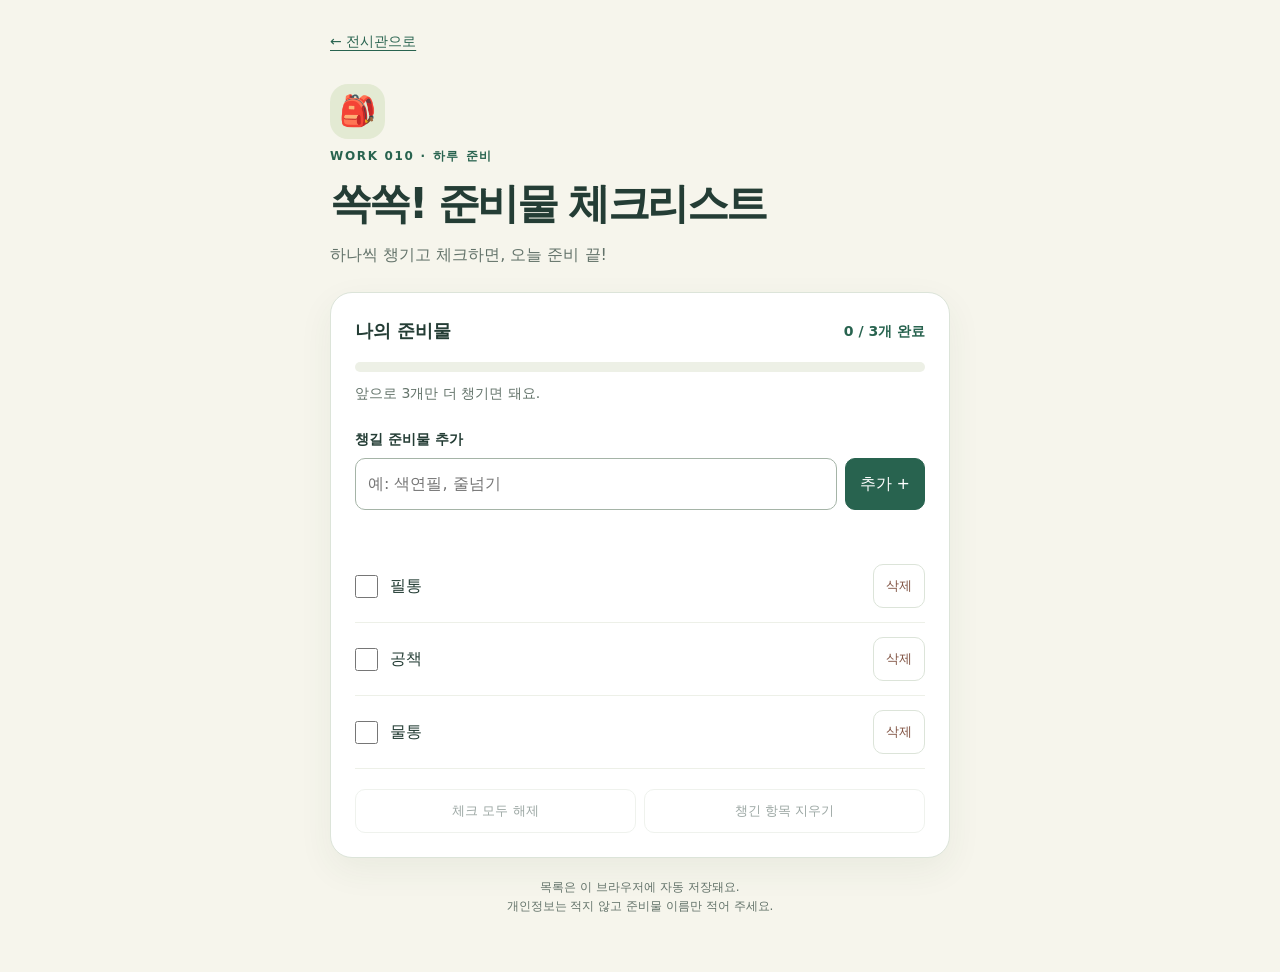
<file: works/010/index.html>
<!doctype html>
<html lang="ko">
<head>
  <meta charset="utf-8">
  <meta name="viewport" content="width=device-width,initial-scale=1">
  <meta name="theme-color" content="#327461">
  <title>쏙쏙! 준비물 체크리스트</title>
  <style>
    :root{color-scheme:light;--ink:#243d35;--green:#28634f;--muted:#63736a;--line:#dce4d9}
    *{box-sizing:border-box}body{margin:0;background:#f6f5ec;color:var(--ink);font-family:system-ui,"Malgun Gothic",sans-serif;line-height:1.6}button,input{font:inherit}button,a,input{touch-action:manipulation}button{cursor:pointer}button:focus-visible,a:focus-visible,input:focus-visible{outline:3px solid #c36d32;outline-offset:4px}main{width:min(620px,calc(100% - 32px));margin:28px auto 56px}a{color:var(--green);text-underline-offset:4px}.back{font-size:14px}header{padding:30px 0 24px}.eyebrow{font-size:12px;font-weight:800;letter-spacing:.14em;color:var(--green)}h1{font-size:clamp(29px,7vw,42px);letter-spacing:-.06em;line-height:1.25;margin:12px 0}header p{color:var(--muted);margin:0}.bag{display:inline-grid;place-items:center;width:55px;height:55px;background:#e3ead3;border-radius:18px;font-size:30px;margin-bottom:8px}.panel{background:white;border:1px solid var(--line);border-radius:22px;padding:24px;box-shadow:0 12px 35px #324c3210}.summary{display:flex;justify-content:space-between;align-items:center;gap:12px}.summary h2{font-size:18px;margin:0}.count{color:var(--green);font-size:14px;font-weight:750;white-space:nowrap}.track{background:#edf0e6;height:10px;border-radius:10px;margin:16px 0 10px;overflow:hidden}.fill{height:100%;background:#72a585;width:0;transition:width .2s}.hint{font-size:14px;color:var(--muted);margin:0 0 24px}.add-label{display:block;font-size:14px;font-weight:750;margin-bottom:8px}.add-row{display:flex;gap:8px}input[type=text]{width:100%;min-width:0;padding:12px;border:1px solid #a5b4a7;border-radius:10px;background:#fff}button{border:1px solid var(--line);border-radius:10px;background:white;color:var(--ink);padding:10px 14px;min-height:44px}.primary{background:var(--green);color:white;border-color:var(--green);white-space:nowrap}.primary:hover{background:#1b4c3b}.status{min-height:24px;font-size:13px;color:var(--green);margin:8px 0}.list{padding:0;list-style:none;margin:4px 0 20px}.item{display:flex;align-items:center;gap:12px;padding:14px 0;border-bottom:1px solid #edf0e8}.item label{display:flex;align-items:center;gap:12px;flex:1;min-width:0;cursor:pointer;padding:5px 0;overflow-wrap:anywhere}.item input{width:23px;height:23px;flex-shrink:0;accent-color:var(--green);margin:0}.item.done .name{text-decoration:line-through;color:#7c887e}.delete{font-size:13px;color:#7f5140;padding:8px 12px;flex-shrink:0}.delete:hover{background:#fbf0ea}.empty{text-align:center;background:#f7f8f1;border-radius:12px;padding:26px 12px;color:var(--muted)}.actions{display:flex;gap:8px;flex-wrap:wrap}.actions button{font-size:13px;flex:1}.actions button:disabled{opacity:.45;cursor:default}.note{color:var(--muted);font-size:12px;text-align:center;margin:20px 0 0}.sr-only{position:absolute;width:1px;height:1px;padding:0;margin:-1px;overflow:hidden;clip-path:inset(50%);white-space:nowrap}@media(max-width:400px){.panel{padding:18px}.summary{align-items:flex-start}.summary h2{font-size:16px}}
  </style>
</head>
<body>
  <main>
    <a class="back" href="../../">← 전시관으로</a>
    <header>
      <div class="bag" aria-hidden="true">🎒</div>
      <div class="eyebrow">WORK 010 · 하루 준비</div>
      <h1>쏙쏙! 준비물 체크리스트</h1>
      <p>하나씩 챙기고 체크하면, 오늘 준비 끝!</p>
    </header>
    <section class="panel" aria-labelledby="list-title">
      <div class="summary"><h2 id="list-title">나의 준비물</h2><span class="count" id="count"></span></div>
      <div class="track" id="progress" role="progressbar" aria-label="준비물 챙기기" aria-valuemin="0" aria-valuemax="100" aria-valuenow="0"><div class="fill" id="fill"></div></div>
      <p class="hint" id="hint" aria-live="polite"></p>
      <form id="add-form">
        <label class="add-label" for="new-item">챙길 준비물 추가</label>
        <div class="add-row"><input id="new-item" type="text" maxlength="60" placeholder="예: 색연필, 줄넘기" autocomplete="off" required><button class="primary" type="submit">추가 +</button></div>
      </form>
      <p class="status" id="status" role="status"></p>
      <ul class="list" id="list" aria-label="준비물 목록"></ul>
      <p class="empty" id="empty" hidden>아직 준비물이 없어요.<br>위에서 첫 준비물을 추가해 보세요!</p>
      <div class="actions"><button id="uncheck" type="button">체크 모두 해제</button><button id="remove-done" type="button">챙긴 항목 지우기</button></div>
    </section>
    <p class="note" id="save-note">목록은 이 브라우저에 자동 저장돼요.<br>개인정보는 적지 않고 준비물 이름만 적어 주세요.</p>
  </main>
  <script>
    'use strict';
    const key = 'linkday-010-checklist-v1';
    const $ = id => document.getElementById(id);
    let items = [{text:'필통',done:false},{text:'공책',done:false},{text:'물통',done:false}];
    let storageAvailable = true;
    try {
      const saved = localStorage.getItem(key);
      if (saved !== null) {
        const data = JSON.parse(saved);
        if (!Array.isArray(data) || !data.every(item => item && typeof item.text === 'string' && item.text.trim() && item.text.length <= 60 && typeof item.done === 'boolean')) throw new Error('Invalid list');
        items = data;
      }
    } catch {
      $('status').textContent = '저장한 목록을 읽지 못해 기본 목록을 열었어요.';
    }
    function save(message) {
      try {localStorage.setItem(key, JSON.stringify(items));storageAvailable=true;}
      catch {storageAvailable=false;}
      $('save-note').textContent = storageAvailable ? '목록은 이 브라우저에 자동 저장돼요. 개인정보는 적지 않고 준비물 이름만 적어 주세요.' : '자동 저장을 사용할 수 없어요. 이 페이지를 닫으면 변경 내용이 사라질 수 있어요.';
      $('status').textContent = message;
    }
    function render() {
      const done = items.filter(item => item.done).length;
      const percent = items.length ? Math.round(done / items.length * 100) : 0;
      $('count').textContent = `${done} / ${items.length}개 완료`;
      $('fill').style.width = percent + '%';
      $('progress').setAttribute('aria-valuenow', percent);
      $('hint').textContent = !items.length ? '필요한 준비물을 추가해 주세요.' : done === items.length ? '🎉 모두 챙겼어요! 가벼운 마음으로 출발해요.' : `앞으로 ${items.length - done}개만 더 챙기면 돼요.`;
      $('empty').hidden = items.length > 0;
      $('uncheck').disabled = $('remove-done').disabled = done === 0;
      $('list').replaceChildren();
      items.forEach((item, index) => {
        const row = document.createElement('li'); row.className = 'item' + (item.done ? ' done' : '');
        const label = document.createElement('label');
        const checkbox = document.createElement('input'); checkbox.type = 'checkbox'; checkbox.checked = item.done;
        checkbox.addEventListener('change', () => {
          item.done = checkbox.checked;
          save(item.done ? `${item.text}, 챙겼어요!` : `${item.text}, 체크를 해제했어요.`);
          render();
          $('list').children[index].querySelector('input').focus();
        });
        const name = document.createElement('span'); name.className = 'name'; name.textContent = item.text;
        label.append(checkbox, name);
        const remove = document.createElement('button'); remove.type = 'button'; remove.className = 'delete'; remove.textContent = '삭제'; remove.setAttribute('aria-label', `${item.text} 삭제`);
        remove.addEventListener('click', () => {
          items.splice(index, 1); save(`${item.text} 항목을 지웠어요.`); render();
          const next = $('list').children[Math.min(index, items.length - 1)];
          (next ? next.querySelector('.delete') : $('new-item')).focus();
        });
        row.append(label, remove); $('list').append(row);
      });
    }
    $('add-form').addEventListener('submit', event => {
      event.preventDefault(); const text = $('new-item').value.trim();
      if (!text) { $('status').textContent = '준비물 이름을 적어 주세요.'; $('new-item').focus(); return; }
      if (items.some(item => item.text === text)) { $('status').textContent = '이미 목록에 있는 준비물이에요.'; $('new-item').focus(); return; }
      items.push({text,done:false}); save(`${text} 항목을 추가했어요.`); $('new-item').value = ''; render(); $('new-item').focus();
    });
    $('uncheck').addEventListener('click', () => {items.forEach(item => item.done = false); save('모든 체크를 해제했어요. 다시 챙겨 볼까요?'); render(); $('new-item').focus();});
    $('remove-done').addEventListener('click', () => {items = items.filter(item => !item.done); save('챙긴 항목을 목록에서 지웠어요.'); render(); $('new-item').focus();});
    render();
  </script>
</body>
</html>
</file>
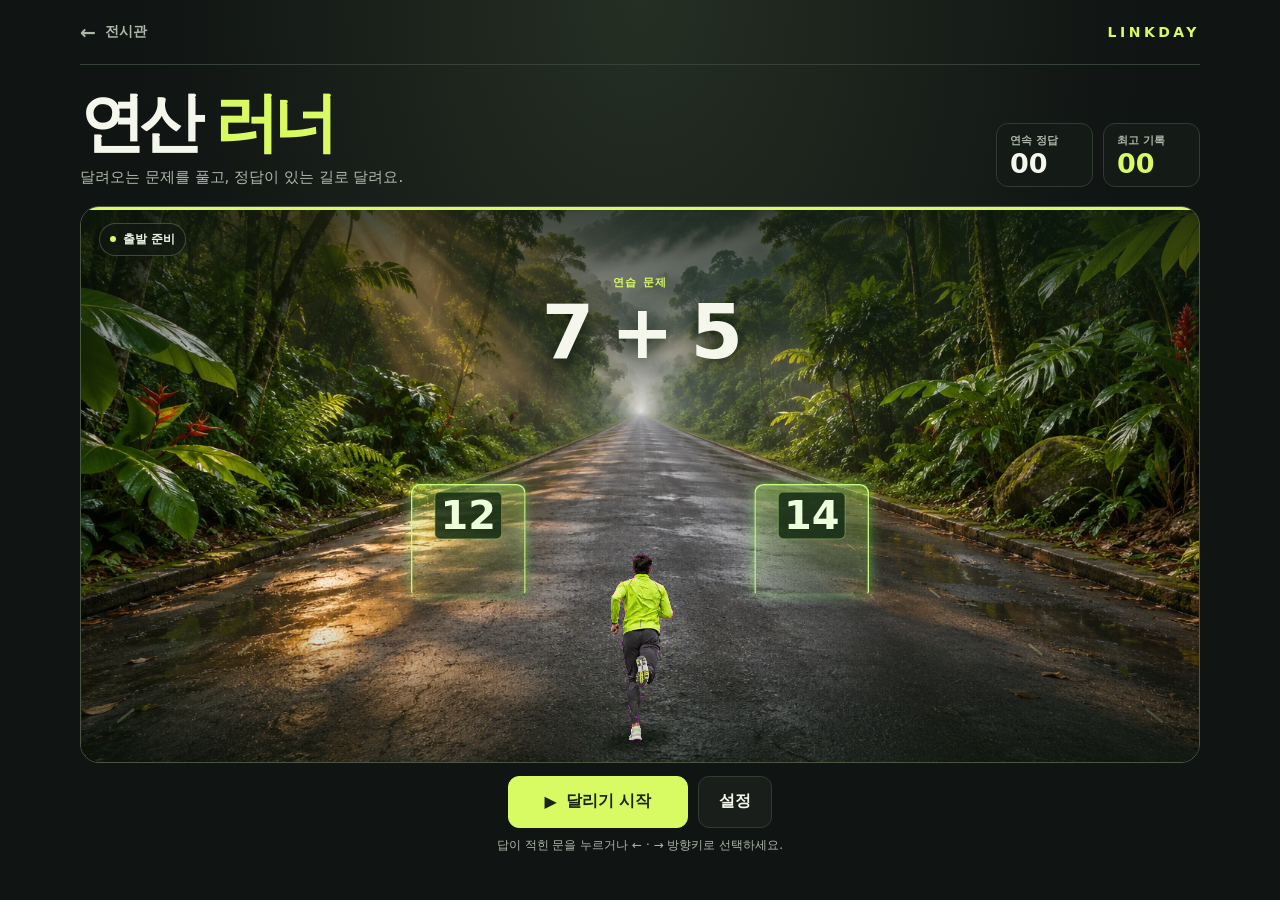
<file: works/011/index.html>
<!doctype html>
<html lang="ko">
<head>
<meta charset="utf-8">
<meta name="viewport" content="width=device-width, initial-scale=1">
<meta name="theme-color" content="#101413">
<title>연산 러너 · 011</title>
<link rel="stylesheet" href="style.css">
<script src="game.js" defer></script>
</head>
<body>
<svg class="sprite-filters" width="0" height="0" aria-hidden="true" focusable="false">
  <filter id="runner-key" x="0" y="0" width="100%" height="100%" color-interpolation-filters="sRGB">
    <feColorMatrix type="matrix" values="1 0 0 0 0  0 1 0 0 0  0 0 1 0 0  -2 4 -2 0 2.2"></feColorMatrix>
    <feComposite in2="SourceGraphic" operator="in"></feComposite>
  </filter>
</svg>
<div class="shell">
  <header class="topbar">
    <a class="back" href="../../"><span aria-hidden="true">←</span> 전시관</a>
    <span class="brand">LINKDAY</span>
  </header>
  <main id="game-view">
    <div class="intro">
      <div>
        <h1>연산 <em>러너</em></h1>
        <p>달려오는 문제를 풀고, 정답이 있는 길로 달려요.</p>
      </div>
      <dl class="scores">
        <div><dt>연속 정답</dt><dd id="score">00</dd></div>
        <div><dt>최고 기록</dt><dd id="best">00</dd></div>
      </dl>
    </div>

    <section class="scene" id="scene" aria-label="달리기 코스" tabindex="-1" data-state="ready">
      <div class="scenery" aria-hidden="true"></div>
      <canvas id="road" aria-hidden="true"></canvas>
      <div class="scene-shade" aria-hidden="true"></div>
      <div class="timer" id="timer" aria-hidden="true"><span></span></div>
      <div class="course-status"><span></span><span id="course-text">출발 준비</span></div>
      <div class="time-limit" id="time-limit" role="timer" hidden></div>
      <div class="question" id="question-panel"><span class="question-tag" id="question-tag">연습 문제</span><strong id="question">7 + 5</strong></div>
      <button type="button" class="gate gate-left" disabled><span class="sr-only">왼쪽 답 </span><span class="gate-sign" id="gate-left">12</span></button>
      <button type="button" class="gate gate-right" disabled><span class="sr-only">오른쪽 답 </span><span class="gate-sign" id="gate-right">14</span></button>
      <div class="runner" id="runner" aria-hidden="true">
        <div class="shadow"></div>
        <div class="runner-frame">
          <img src="runner-sheet.webp" width="1536" height="1024" alt="" fetchpriority="high">
        </div>
      </div>
      <div class="finish" id="finish" hidden>
        <div>
          <h2 id="finish-title">달리기 종료</h2>
          <p id="finish-text"></p>
        </div>
      </div>
    </section>

    <section class="controls" aria-label="게임 조작">
      <div class="actions">
        <button class="start" id="start"><span aria-hidden="true">▶</span><span id="start-text">달리기 시작</span></button>
        <button class="settings-button" id="open-settings" type="button">설정</button>
      </div>
      <p class="hint">답이 적힌 문을 누르거나 ← · → 방향키로 선택하세요.</p>
    </section>
    <p class="sr-only" id="announcement" aria-live="polite"></p>
  </main>
  <section class="settings-view" id="settings-view" aria-labelledby="settings-title" hidden>
    <h1 id="settings-title" tabindex="-1">게임 설정</h1>
    <form id="settings-form">
      <fieldset>
        <legend>달리기 속도</legend>
        <div class="options">
          <label><input type="radio" name="speed" value="slow"><span>느림 <small>12초</small></span></label>
          <label><input type="radio" name="speed" value="normal"><span>보통 <small>9초</small></span></label>
          <label><input type="radio" name="speed" value="fast"><span>빠름 <small>6초</small></span></label>
        </div>
      </fieldset>
      <fieldset>
        <legend>연산 수준</legend>
        <div class="options">
          <label><input type="radio" name="level" value="easy"><span>쉬움</span></label>
          <label><input type="radio" name="level" value="normal"><span>보통</span></label>
          <label><input type="radio" name="level" value="hard"><span>어려움</span></label>
        </div>
      </fieldset>
      <fieldset aria-describedby="operation-help">
        <legend>연산 종류</legend>
        <p id="operation-help">하나 이상 골라 주세요.</p>
        <div class="options operation-options">
          <label><input type="checkbox" name="operations" value="+"><span><b aria-hidden="true">+</b> 덧셈</span></label>
          <label><input type="checkbox" name="operations" value="−"><span><b aria-hidden="true">−</b> 뺄셈</span></label>
          <label><input type="checkbox" name="operations" value="×"><span><b aria-hidden="true">×</b> 곱셈</span></label>
          <label><input type="checkbox" name="operations" value="÷"><span><b aria-hidden="true">÷</b> 나눗셈</span></label>
        </div>
        <p class="settings-error" id="settings-error" role="alert" hidden></p>
      </fieldset>
      <div class="settings-actions">
        <button type="submit" class="start">설정 저장</button>
        <button type="button" class="settings-button" id="cancel-settings">게임으로 돌아가기</button>
      </div>
    </form>
  </section>
</div>
</body>
</html>
</file>
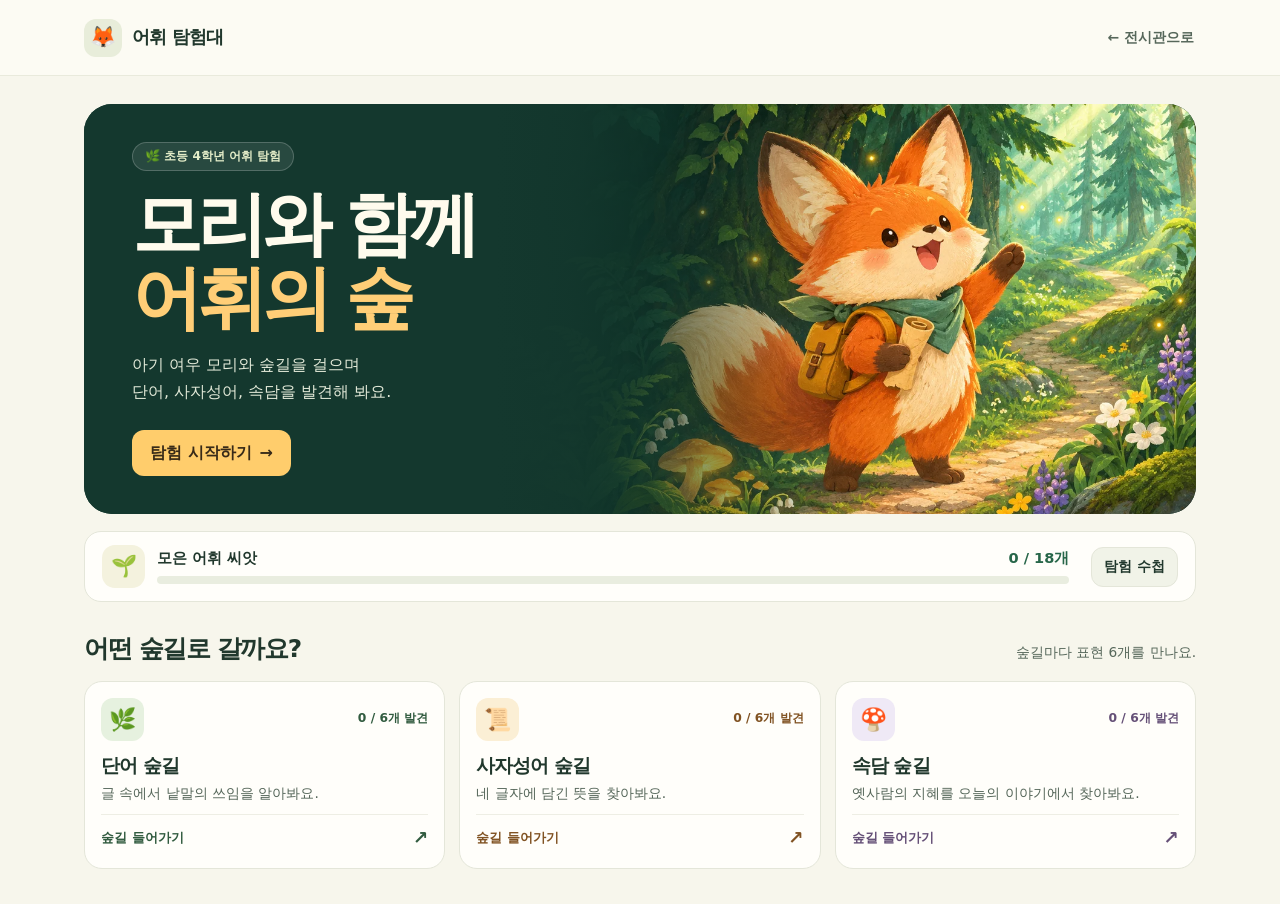
<file: works/013/index.html>
<!doctype html>
<html lang="ko">
<head>
<meta charset="utf-8">
<meta name="viewport" content="width=device-width, initial-scale=1">
<meta name="theme-color" content="#f7f6ec">
<title>어휘 탐험대 · 013</title>
<link rel="icon" href="data:image/svg+xml,%3Csvg xmlns='http://www.w3.org/2000/svg' viewBox='0 0 64 64'%3E%3Ctext y='50' font-size='48'%3E🦊%3C/text%3E%3C/svg%3E">
<style>
:root {
  color-scheme: light;
  --paper: #f7f6ec;
  --card: #fffefa;
  --ink: #21382d;
  --muted: #56675a;
  --line: #e4e6d9;
  --deep: #14382e;
  --green: #276649;
  --gold: #ffcd6c;
  --radius: 22px;
}
* { box-sizing: border-box; }
body {
  margin: 0;
  background: var(--paper);
  color: var(--ink);
  font-family: "Apple SD Gothic Neo", "Noto Sans CJK KR", "Malgun Gothic", system-ui, sans-serif;
  line-height: 1.6;
  word-break: keep-all;
}
[hidden] { display: none !important; }
button, a { -webkit-tap-highlight-color: transparent; }
button { font: inherit; cursor: pointer; }
a { color: inherit; }
button:focus-visible, a:focus-visible, [tabindex="-1"]:focus-visible { outline: 3px solid #be651e; outline-offset: 4px; }
.app-width { width: min(1112px, calc(100% - 64px)); margin-inline: auto; }
.header { border-bottom: 1px solid #e9eadc; background: #fcfbf3; }
.header .app-width { display: flex; align-items: center; justify-content: space-between; min-height: 75px; gap: 12px; }
.brand { display: inline-flex; align-items: center; gap: 10px; font-size: 1.13rem; font-weight: 900; letter-spacing: -.045em; }
.brand-mark { display: grid; place-items: center; width: 38px; height: 38px; border-radius: 12px; background: #e8edda; font-size: 21px; }
.gallery-link { text-decoration: none; color: var(--muted); font-size: .87rem; font-weight: 700; padding: 8px 2px 8px 10px; }
.gallery-link:hover { color: var(--green); text-decoration: underline; }
main { padding-block: 28px 35px; }
.hero {
  position: relative;
  overflow: hidden;
  isolation: isolate;
  display: flex;
  align-items: center;
  min-height: 390px;
  border-radius: 28px;
  background: var(--deep);
  color: #fffbed;
}
.hero-art { position: absolute; z-index: -2; width: 68%; height: 100%; inset: 0 0 0 auto; object-fit: cover; object-position: 64% 56%; }
.hero::after { content: ""; position: absolute; inset: 0; z-index: -1; background: linear-gradient(90deg, #14382e 26%, #14382e 37%, #14382ee8 44%, #14382e00 69%); }
.hero-content { padding: 38px 48px; width: 58%; }
.grade {
  width: fit-content;
  margin: 0 0 16px;
  border-radius: 100px;
  padding: 4px 12px;
  color: #e4edc8;
  background: #ffffff16;
  border: 1px solid #ffffff33;
  font-size: .76rem;
  font-weight: 800;
}
h1, h2, h3, p { margin-top: 0; }
h1 { margin-bottom: 17px; font-size: clamp(2.8rem, 6vw, 4.35rem); font-weight: 950; line-height: 1.05; letter-spacing: -.075em; }
h1 span { display: block; color: #ffce77; }
.hero-copy { margin-bottom: 24px; color: #e2e9d8; line-height: 1.75; font-size: .99rem; }
.primary, .secondary {
  min-height: 46px;
  display: inline-flex;
  align-items: center;
  justify-content: center;
  gap: 8px;
  border: 1px solid transparent;
  border-radius: 12px;
  padding: 9px 16px;
  font-weight: 850;
}
.primary { color: #fffdf6; background: var(--green); }
.primary:hover { background: #1b563b; }
.hero .primary { background: var(--gold); color: #382a18; padding-inline: 17px; }
.hero .primary:hover { background: #ffdb94; }
.secondary { background: #f1f3e8; color: var(--ink); border-color: var(--line); }
.secondary:hover { background: #e7ebd9; }
.progress-panel {
  margin: 17px 0 27px;
  background: var(--card);
  border: 1px solid var(--line);
  border-radius: 17px;
  display: grid;
  grid-template-columns: minmax(0, 1fr) auto;
  align-items: center;
  padding: 13px 17px;
  gap: 12px 22px;
}
.progress-main { display: flex; gap: 12px; align-items: center; }
.progress-icon { display: grid; place-items: center; flex: none; width: 43px; height: 43px; background: #f4f2de; border-radius: 13px; font-size: 21px; }
.progress-body { flex: 1; }
.progress-title { display: flex; align-items: center; justify-content: space-between; gap: 8px; font-size: .91rem; font-weight: 850; }
.progress-count { color: var(--green); font-variant-numeric: tabular-nums; white-space: nowrap; }
progress { width: 100%; height: 8px; display: block; appearance: none; border: 0; margin-block: 7px 3px; border-radius: 100px; background: #e9eddf; overflow: hidden; }
progress::-webkit-progress-bar { background: #e9eddf; }
progress::-webkit-progress-value { background: #589062; border-radius: 100px; }
progress::-moz-progress-bar { background: #589062; border-radius: 100px; }
.journal-toggle { min-height: 40px; padding: 5px 12px; font-size: .85rem; }
.trails-heading { display: flex; justify-content: space-between; align-items: baseline; gap: 12px; margin-bottom: 12px; }
.trails-heading h2 { margin: 0; font-size: 1.55rem; font-weight: 900; letter-spacing: -.055em; }
.trails-heading p { margin: 0; color: var(--muted); font-size: .86rem; }
.trail-grid { display: grid; grid-template-columns: repeat(3, minmax(0, 1fr)); gap: 14px; }
.trail {
  display: flex;
  flex-direction: column;
  text-align: left;
  background: var(--card);
  border: 1px solid var(--line);
  border-radius: 18px;
  padding: 16px;
  color: var(--ink);
  transition: border-color .16s, transform .16s;
}
.trail:hover { border-color: #8da582; transform: translateY(-3px); }
.trail[data-type="words"] { --tint: #e6f1df; --tone: #315b3f; }
.trail[data-type="idioms"] { --tint: #fbefd5; --tone: #815323; }
.trail[data-type="sayings"] { --tint: #efe9f6; --tone: #655077; }
.trail-top { display: flex; align-items: center; justify-content: space-between; width: 100%; gap: 8px; margin-bottom: 10px; }
.trail-icon { display: grid; place-items: center; width: 43px; height: 43px; border-radius: 12px; background: var(--tint); font-size: 22px; }
.trail-name { font-size: 1.21rem; font-weight: 900; letter-spacing: -.05em; }
.trail-description { color: var(--muted); font-size: .86rem; margin-bottom: 10px; }
.trail-count { font-size: .77rem; color: var(--tone); font-weight: 850; }
.trail-action { display: flex; justify-content: space-between; align-items: center; width: 100%; margin-top: auto; color: var(--tone); font-size: .83rem; font-weight: 900; padding-top: 8px; border-top: 1px solid #eeeee4; }
.trail-action span:last-child { font-size: 1.15rem; }
.inner { width: min(730px, 100%); margin-inline: auto; }
.back { margin-bottom: 17px; }
.activity-card { background: var(--card); border: 1px solid var(--line); border-radius: var(--radius); padding: clamp(18px, 5vw, 34px); }
.activity-head { display: flex; align-items: center; justify-content: space-between; gap: 12px; }
.activity-trail { margin: 0; font-size: 1rem; font-weight: 900; color: var(--green); }
.activity-step { margin: 0; color: var(--muted); font-size: .88rem; font-weight: 800; }
.activity-card > progress { margin: 10px 0 23px; }
.guide { display: flex; align-items: center; gap: 11px; margin-bottom: 14px; }
.guide-icon { display: grid; place-items: center; flex: none; width: 42px; height: 42px; border-radius: 13px; background: #faedcc; font-size: 24px; }
.guide p { margin: 0; color: var(--muted); font-size: .92rem; }
.activity-card h2 { font-size: clamp(1.45rem, 5vw, 2.1rem); line-height: 1.3; letter-spacing: -.045em; margin-bottom: 10px; }
.definition { font-size: 1.04rem; font-weight: 750; margin-bottom: 16px; }
.example, .story { background: #f1f3e8; padding: 14px 15px; border-radius: 13px; margin-bottom: 17px; }
.example strong { color: var(--green); margin-right: 6px; }
.story { font-weight: 650; line-height: 1.75; }
.story mark { border-radius: 5px; padding: 1px 7px; color: #624716; background: #ffecb4; white-space: nowrap; }
.answers { display: grid; gap: 8px; }
.answer { min-height: 48px; display: flex; align-items: center; gap: 11px; text-align: left; color: var(--ink); background: white; border: 1px solid #dce2d4; border-radius: 12px; padding: 8px 12px; font-weight: 750; }
.answer:hover:not([aria-disabled="true"]) { border-color: #7da186; background: #fafcf6; }
.answer-number { display: grid; place-items: center; width: 27px; height: 27px; flex: none; border-radius: 8px; background: #eef1e5; color: var(--muted); font-size: .82rem; }
.answer.incorrect { color: #79392c; background: #fff3ee; border-color: #e5b4a7; }
.answer.correct { color: #235a37; background: #edf7e8; border-color: #81ab87; }
.answer[aria-disabled="true"] { cursor: default; }
.feedback { margin: 12px 0; color: var(--muted); min-height: 1.6em; }
.feedback[data-result="correct"] { color: #245b39; }
.feedback[data-result="incorrect"] { color: #79392c; }
.completion { text-align: center; }
.completion-icon { display: grid; place-items: center; margin: 0 auto 14px; width: 65px; height: 65px; background: #f7edce; border-radius: 21px; font-size: 34px; }
.completion-actions { display: flex; flex-wrap: wrap; justify-content: center; gap: 9px; }
.journal-section + .journal-section { margin-top: 22px; }
.journal-section h3 { margin-bottom: 8px; font-size: 1.05rem; }
.journal-section p { color: var(--muted); margin-bottom: 0; }
details { padding: 9px 12px; margin-bottom: 7px; border: 1px solid var(--line); border-radius: 11px; background: #fbfaf3; }
summary { color: var(--ink); font-weight: 850; cursor: pointer; }
details p:first-of-type { margin-top: 5px; }
details p + p { margin-top: 6px; }
@media (max-width: 850px) {
  .hero-content { padding-inline: 30px; width: 61%; }
}
@media (max-width: 620px) {
  .app-width { width: calc(100% - 30px); }
  .header .app-width { min-height: 61px; }
  main { padding-top: 16px; }
  .hero { display: block; border-radius: 20px; }
  .hero-art { width: 100%; height: 238px; object-position: 60% 55%; }
  .hero::after { background: linear-gradient(180deg, #14382e00 105px, #14382e40 155px, #14382e 237px); }
  .hero-content { width: 100%; padding: 163px 22px 23px; }
  .grade { margin-bottom: 10px; background: #14382ebf; }
  h1 { margin-bottom: 10px; }
  .hero-copy { font-size: .93rem; margin-bottom: 16px; }
  .progress-panel { gap: 9px; padding: 10px; margin-bottom: 22px; }
  .progress-main { gap: 7px; }
  .progress-title { font-size: .8rem; }
  .progress-icon { width: 35px; height: 35px; font-size: 18px; }
  .journal-toggle { padding-inline: 7px; font-size: .78rem; }
  .trails-heading { display: block; }
  .trail-grid { grid-template-columns: 1fr; gap: 9px; }
}
@media (prefers-reduced-motion: reduce) {
  *, *::before, *::after { scroll-behavior: auto !important; transition: none !important; }
}
</style>
</head>
<body>
<header class="header">
  <div class="app-width">
    <div class="brand"><span class="brand-mark" aria-hidden="true">🦊</span> 어휘 탐험대</div>
    <a class="gallery-link" href="../../">← 전시관으로</a>
  </div>
</header>
<main class="app-width">
  <div id="home">
    <section class="hero" aria-labelledby="title">
      <img class="hero-art" src="./forest.webp" alt="숲속 오솔길에서 지도를 들고 있는 아기 여우 모리">
      <div class="hero-content">
        <p class="grade">🌿 초등 4학년 어휘 탐험</p>
        <h1 id="title">모리와 함께<span>어휘의 숲</span></h1>
        <p class="hero-copy">아기 여우 모리와 숲길을 걸으며<br>단어, 사자성어, 속담을 발견해 봐요.</p>
        <button class="primary" type="button" id="start">탐험 시작하기 <span aria-hidden="true">→</span></button>
      </div>
    </section>
    <section class="progress-panel" aria-labelledby="progress-title">
      <div class="progress-main">
        <span class="progress-icon" aria-hidden="true">🌱</span>
        <div class="progress-body">
          <div class="progress-title"><span id="progress-title">모은 어휘 씨앗</span><span class="progress-count" id="total-count"></span></div>
          <progress id="total-progress" aria-labelledby="progress-title"></progress>
        </div>
      </div>
      <button type="button" class="secondary journal-toggle" id="open-journal">탐험 수첩</button>
    </section>
    <section aria-labelledby="trails-title">
      <div class="trails-heading">
        <h2 id="trails-title">어떤 숲길로 갈까요?</h2>
        <p>숲길마다 표현 6개를 만나요.</p>
      </div>
      <div class="trail-grid" id="trails"></div>
    </section>
  </div>
  <section class="inner" id="activity" aria-label="어휘 탐험 문제" hidden>
    <button class="secondary back" id="activity-back" type="button">← 숲길 지도</button>
    <div id="activity-content" class="activity-card"></div>
  </section>
  <section class="inner" id="journal" aria-labelledby="journal-title" hidden>
    <button class="secondary back" id="journal-back" type="button">← 숲길 지도</button>
    <div class="activity-card">
      <h2 id="journal-title" tabindex="-1">🌱 탐험 수첩</h2>
      <p>모은 어휘 씨앗을 눌러 뜻과 예문을 다시 읽어 봐요.</p>
      <div id="journal-content"></div>
    </div>
  </section>
</main>
<script>
"use strict";

const trails = {
  words: {
    name: "단어 숲길", icon: "🌿", description: "글 속에서 낱말의 쓰임을 알아봐요.",
    lessons: [
      {
        term: "관찰", meaning: "어떤 것을 주의 깊게 살펴보는 것.",
        example: "돋보기로 나뭇잎의 잎맥을 관찰했다.",
        before: "모리는 달팽이가 어디로 움직이는지 조용히 지켜보며 그 모습을 ", after: "했다.",
        distractors: ["상상", "비교"]
      },
      {
        term: "짐작", meaning: "확실하게 알지는 못하지만 여러 단서를 보고 미루어 생각하는 것.",
        example: "발자국 크기를 보고 토끼가 지나갔으리라고 짐작했다.",
        before: "모리는 어두운 구름이 몰려오는 것을 보고 곧 비가 올 것이라고 ", after: "했다.",
        distractors: ["기록", "부탁"]
      },
      {
        term: "흔적", meaning: "어떤 일이 있거나 누군가 지나간 뒤에 남은 자국이나 표시.",
        example: "진흙길에 커다란 발자국이 남았다. 누군가 걸어간 흔적이었다.",
        before: "다람쥐는 껍질만 남은 도토리를 보고, 누군가 도토리를 먹고 간 ", after: "을 찾았다고 생각했다.",
        distractors: ["규칙", "약속"]
      },
      {
        term: "보호", meaning: "다치거나 해를 입지 않도록 잘 돌보고 지키는 것.",
        example: "아기 새를 보호하려고 둥지 가까이에 가지 않았다.",
        before: "모리는 사람들이 어린 나무를 밟지 않도록 울타리를 만들어 나무를 ", after: "했다.",
        distractors: ["관찰", "이동"]
      },
      {
        term: "비교", meaning: "둘 이상의 것을 살펴보고 서로 닮은 점과 다른 점을 알아보는 것.",
        example: "소나무 잎과 단풍나무 잎의 모양을 비교했다.",
        before: "모리는 솔방울 두 개를 나란히 놓고 크기와 모양을 ", after: "했다.",
        distractors: ["보호", "예측"]
      },
      {
        term: "원인", meaning: "어떤 일이 일어나게 만든 까닭.",
        example: "빗물이 고인 원인은 배수로를 낙엽이 막았기 때문이다.",
        before: "어젯밤 비바람에 나뭇가지가 부러졌다. 나뭇가지가 부러진 ", after: "은 강한 바람이다.",
        distractors: ["결과", "순서"]
      }
    ]
  },
  idioms: {
    name: "사자성어 숲길", icon: "📜", description: "네 글자에 담긴 뜻을 찾아봐요.",
    lessons: [
      {
        term: "일석이조", meaning: "한 가지 일을 해서 두 가지 좋은 결과를 얻는다는 뜻.",
        example: "걸어서 도서관에 가니 운동도 하고 책도 빌려 일석이조였다.",
        before: "모리는 산책하면서 떨어진 쓰레기를 주웠어요. 몸도 튼튼해지고 숲도 깨끗해졌지요. 이런 때에는 ", after: "라고 해요.",
        distractors: ["우왕좌왕", "자업자득"]
      },
      {
        term: "동문서답", meaning: "질문과는 관계없는 엉뚱한 대답을 한다는 뜻.",
        example: "어디 가냐는 말에 ‘빵이 맛있어’라고 하니 동문서답이었다.",
        before: "모리가 ‘도토리를 몇 개 찾았니?’라고 묻자 토끼는 ‘오늘은 바람이 시원해’라고 답했어요. 이런 때에는 ", after: "이라고 해요.",
        distractors: ["일석이조", "유유상종"]
      },
      {
        term: "우왕좌왕", meaning: "갈피를 잡지 못하고 이리저리 왔다 갔다 한다는 뜻.",
        example: "갈림길에서 방향을 정하지 못해 우왕좌왕했다.",
        before: "갑자기 소나기가 내리자 친구들은 어디로 피해야 할지 몰라 이쪽저쪽 뛰어다녔어요. 친구들은 ", after: "했어요.",
        distractors: ["자업자득", "이심전심"]
      },
      {
        term: "유유상종", meaning: "성격이나 관심사가 비슷한 사람들끼리 어울린다는 뜻.",
        example: "곤충을 좋아하는 아이들이 금세 친구가 되니 유유상종이다.",
        before: "별을 좋아하는 숲속 친구들은 밤마다 함께 별자리를 찾아요. 같은 것을 좋아하는 친구들이 자연스레 모였으니 ", after: "이네요.",
        distractors: ["동문서답", "일석이조"]
      },
      {
        term: "이심전심", meaning: "말로 설명하지 않아도 서로의 마음이 통한다는 뜻.",
        example: "서로를 보자마자 같은 생각을 하고 있다는 걸 알아차리니 이심전심이었다.",
        before: "추위에 떠는 아기 토끼를 보고 모리와 다람쥐는 동시에 자기 목도리를 풀었어요. 아무 말도 안 했는데 마음이 같았으니 ", after: "이네요.",
        distractors: ["동문서답", "유유상종"]
      },
      {
        term: "자업자득", meaning: "자기가 한 잘못 때문에 자기가 나쁜 결과를 겪는다는 뜻.",
        example: "책을 아무 데나 두었다가 못 찾아서 숙제를 늦게 한 것은 자업자득이었다.",
        before: "다람쥐는 간식 봉지를 닫지 않고 갔다가 눅눅해진 간식을 먹게 됐어요. 자기 행동 때문에 생긴 일이니 ", after: "이었어요.",
        distractors: ["우왕좌왕", "이심전심"]
      }
    ]
  },
  sayings: {
    name: "속담 숲길", icon: "🍄", description: "옛사람의 지혜를 오늘의 이야기에서 찾아봐요.",
    lessons: [
      {
        term: "티끌 모아 태산", meaning: "아주 작은 것도 계속 모으면 아주 큰 것이 된다는 뜻.",
        example: "매일 동전 한 개씩 모아 저금통을 가득 채웠다. 티끌 모아 태산이다.",
        before: "토끼가 날마다 한 장씩 숲을 그렸어요. 몇 달이 지나니 그림책 한 권이 됐지요. 이럴 때 어울리는 속담은 ", after: "이에요.",
        distractors: ["소 잃고 외양간 고친다", "세 살 버릇 여든까지 간다"]
      },
      {
        term: "돌다리도 두들겨 보고 건너라", meaning: "안전해 보이거나 익숙한 일도 한 번 더 확인하고 조심하라는 뜻.",
        example: "매일 지나는 길이라도 길을 건너기 전에 차가 오는지 살폈다.",
        before: "모리는 탈 없이 건너던 다리도 비가 온 뒤에는 미끄럽지 않은지 살피고 건넜어요. 어울리는 속담은 ", after: "예요.",
        distractors: ["가는 말이 고와야 오는 말이 곱다", "티끌 모아 태산"]
      },
      {
        term: "가는 말이 고와야 오는 말이 곱다", meaning: "내가 상대에게 말을 따뜻하게 하면 상대도 나에게 좋게 대한다는 뜻.",
        example: "친구에게 차분히 부탁하니 친구도 웃으며 대답했다.",
        before: "모리가 ‘기다려 줘서 고마워!’라고 말하자 친구가 ‘괜찮아, 같이 가자!’라고 답했어요. 어울리는 속담은 ", after: "예요.",
        distractors: ["돌다리도 두들겨 보고 건너라", "소 잃고 외양간 고친다"]
      },
      {
        term: "백지장도 맞들면 낫다", meaning: "아주 쉬운 일이라도 여럿이 도우면 더 쉽다는 뜻.",
        example: "책상 정리를 짝과 함께 하니 금방 끝났다.",
        before: "모리가 색연필을 정리할 때 친구가 도와줬어요. 혼자서도 할 수 있는 일이었지만 함께하니 더 빨리 끝났어요. 어울리는 속담은 ", after: "예요.",
        distractors: ["세 살 버릇 여든까지 간다", "가는 말이 고와야 오는 말이 곱다"]
      },
      {
        term: "소 잃고 외양간 고친다", meaning: "일이 잘못된 뒤에야 뒤늦게 대비한다는 뜻.",
        example: "물이 들어와 상자가 망가진 뒤에야 지붕의 구멍을 막았다.",
        before: "바구니가 찢어진 걸 보고도 토끼는 그대로 두었어요. 사과를 모두 떨어뜨리고 나서야 찢어진 곳을 꿰맸어요. 어울리는 속담은 ", after: "예요.",
        distractors: ["백지장도 맞들면 낫다", "티끌 모아 태산"]
      },
      {
        term: "세 살 버릇 여든까지 간다", meaning: "어릴 때 생긴 버릇은 나이가 들어도 쉽게 바뀌지 않는다는 뜻.",
        example: "어릴 때부터 책 읽기를 좋아하던 할머니는 지금도 매일 책을 읽으신다.",
        before: "올빼미는 어렸을 때부터 물건을 쓰고 제자리에 놓았어요. 어른이 된 지금도 그 습관을 지켜요. 어울리는 속담은 ", after: "예요.",
        distractors: ["소 잃고 외양간 고친다", "백지장도 맞들면 낫다"]
      }
    ]
  }
};

const storageKey = "linkday-013-vocabulary-seeds";
const allLessons = Object.values(trails).flatMap(trail => trail.lessons);
const allTerms = new Set(allLessons.map(lesson => lesson.term));
const seedTotal = allLessons.length;

function loadSeeds() {
  try {
    const saved = JSON.parse(localStorage.getItem(storageKey));
    if (Array.isArray(saved)) return new Set(saved.filter(term => allTerms.has(term)));
  } catch {
    // The current tab can still keep progress if storage is unavailable.
  }
  return new Set();
}

const seeds = loadSeeds();
const home = document.querySelector("#home");
const activity = document.querySelector("#activity");
const journal = document.querySelector("#journal");
const activityContent = document.querySelector("#activity-content");
const journalContent = document.querySelector("#journal-content");
const trailGrid = document.querySelector("#trails");
const journalButton = document.querySelector("#open-journal");
let currentTrail;
let lessonIndex = 0;
let lastTrailKey;

function growSeed(term) {
  if (seeds.has(term)) return;
  seeds.add(term);
  try {
    localStorage.setItem(storageKey, JSON.stringify([...seeds]));
  } catch {
    // Progress remains available for review during this visit.
  }
}

function activateView(view, focusTarget) {
  for (const section of [home, activity, journal]) section.hidden = section !== view;
  window.scrollTo(0, 0);
  focusTarget.focus({ preventScroll: true });
}

function drawHome() {
  const progress = document.querySelector("#total-progress");
  progress.max = seedTotal;
  progress.value = seeds.size;
  document.querySelector("#total-count").textContent = `${seeds.size} / ${seedTotal}개`;

  const buttons = Object.entries(trails).map(([key, trail]) => {
    const count = trail.lessons.filter(lesson => seeds.has(lesson.term)).length;
    const button = document.createElement("button");
    button.className = "trail";
    button.type = "button";
    button.dataset.type = key;
    button.innerHTML = `
      <span class="trail-top"><span class="trail-icon" aria-hidden="true">${trail.icon}</span>
        <span class="trail-count">${count} / ${trail.lessons.length}개 ${count === trail.lessons.length ? "발견 완료" : "발견"}</span>
      </span>
      <span class="trail-name">${trail.name}</span>
      <span class="trail-description">${trail.description}</span>
      <span class="trail-action"><span>${count === trail.lessons.length ? "다시 탐험하기" : "숲길 들어가기"}</span><span aria-hidden="true">↗</span></span>`;
    button.addEventListener("click", () => startTrail(key));
    return button;
  });
  trailGrid.replaceChildren(...buttons);
}

function goHome(fromJournal = false) {
  drawHome();
  const target = fromJournal ? journalButton : trailGrid.querySelector(`[data-type="${lastTrailKey}"]`);
  activateView(home, target || document.querySelector("#start"));
}

function startTrail(key) {
  currentTrail = trails[key];
  lastTrailKey = key;
  lessonIndex = 0;
  drawLesson();
}

function activityFrame(guide, content) {
  activityContent.classList.remove("completion");
  activityContent.innerHTML = `
    <div class="activity-head"><p class="activity-trail">${currentTrail.icon} ${currentTrail.name}</p>
      <p class="activity-step">${lessonIndex + 1} / ${currentTrail.lessons.length}</p>
    </div>
    <progress value="${lessonIndex + 1}" max="${currentTrail.lessons.length}" aria-label="숲길 단계"></progress>
    <div class="guide"><span class="guide-icon" aria-hidden="true">🦊</span><p>${guide}</p></div>
    ${content}`;
  activateView(activity, activityContent.querySelector("h2"));
}

function drawLesson() {
  const lesson = currentTrail.lessons[lessonIndex];
  activityFrame("모리와 함께 표현의 뜻을 읽어 봐요.", `
    <h2 tabindex="-1">${lesson.term}</h2>
    <p class="definition">${lesson.meaning}</p>
    <p class="example"><strong>예문</strong> ${lesson.example}</p>
    <button class="primary" id="show-quiz" type="button">이야기 퀴즈 풀기 <span aria-hidden="true">→</span></button>`);
  document.querySelector("#show-quiz").addEventListener("click", () => drawQuiz(lesson));
}

function drawQuiz(lesson) {
  activityFrame("이야기를 읽고 빈칸에 들어갈 표현을 골라 봐요.", `
    <h2 tabindex="-1">이야기 퀴즈</h2>
    <p class="story">${lesson.before}<mark>빈칸</mark>${lesson.after}</p>
    <div class="answers" aria-label="보기"></div>
    <p class="feedback" role="status"></p>
    <button class="primary" id="next-lesson" type="button" hidden>
      ${lessonIndex + 1 === currentTrail.lessons.length ? "탐험 결과 보기" : "다음 표현"} <span aria-hidden="true">→</span>
    </button>`);

  const choices = [...lesson.distractors];
  const rightPosition = Math.floor(Math.random() * (choices.length + 1));
  choices.splice(rightPosition, 0, lesson.term);
  const answers = activityContent.querySelector(".answers");
  const feedback = activityContent.querySelector(".feedback");
  const next = document.querySelector("#next-lesson");

  choices.forEach((choice, index) => {
    const option = document.createElement("button");
    option.className = "answer";
    option.type = "button";
    option.innerHTML = `<span class="answer-number" aria-hidden="true">${index + 1}</span><span>${choice}</span>`;
    option.addEventListener("click", () => {
      if (option.getAttribute("aria-disabled") === "true") return;
      if (choice === lesson.term) {
        growSeed(lesson.term);
        option.classList.add("correct");
        for (const answer of answers.children) {
          answer.setAttribute("aria-disabled", "true");
          answer.tabIndex = -1;
        }
        feedback.dataset.result = "correct";
        feedback.textContent = `맞았어요! ‘${lesson.term}’은 ${lesson.meaning} 🌱`;
        next.hidden = false;
        next.focus({ preventScroll: true });
      } else {
        option.classList.add("incorrect");
        option.setAttribute("aria-disabled", "true");
        feedback.dataset.result = "incorrect";
        feedback.textContent = `다시 도전! ${lesson.meaning} 어떤 표현인지 생각해 봐요.`;
      }
    });
    answers.append(option);
  });
  next.addEventListener("click", () => {
    lessonIndex++;
    if (lessonIndex === currentTrail.lessons.length) drawCompletion();
    else drawLesson();
  });
}

function drawCompletion() {
  activityContent.classList.add("completion");
  const allDone = seeds.size === seedTotal;
  activityContent.innerHTML = `
    <span class="completion-icon" aria-hidden="true">${allDone ? "🌳" : "🌱"}</span>
    <h2 tabindex="-1">${allDone ? "어휘의 숲 탐험 완료!" : `${currentTrail.name} 탐험 완료!`}</h2>
    <p>${allDone ? `표현 ${seedTotal}개의 씨앗을 모두 모았어요.` : `이 숲길에서 표현 ${currentTrail.lessons.length}개의 씨앗을 모았어요.`}</p>
    <div class="completion-actions">
      <button class="primary" id="finish-home" type="button">숲길 지도로</button>
      <button class="secondary" id="finish-journal" type="button">탐험 수첩 보기</button>
    </div>`;
  document.querySelector("#finish-home").addEventListener("click", () => goHome());
  document.querySelector("#finish-journal").addEventListener("click", openJournal);
  activateView(activity, activityContent.querySelector("h2"));
}

function openJournal() {
  journalContent.innerHTML = Object.values(trails).map(trail => {
    const collected = trail.lessons.filter(lesson => seeds.has(lesson.term));
    const entries = collected.map(lesson => `
      <details>
        <summary>${lesson.term}</summary>
        <p>${lesson.meaning}</p>
        <p><strong>예문</strong> ${lesson.example}</p>
      </details>`).join("");
    return `<section class="journal-section">
      <h3>${trail.icon} ${trail.name} · ${collected.length} / ${trail.lessons.length}</h3>
      ${entries || "<p>숲길에 들어가 첫 씨앗을 찾아봐요.</p>"}
    </section>`;
  }).join("");
  activateView(journal, document.querySelector("#journal-title"));
}

document.querySelector("#start").addEventListener("click", () => {
  const unfinished = [...trailGrid.children].find(button =>
    trails[button.dataset.type].lessons.some(lesson => !seeds.has(lesson.term))
  );
  const target = unfinished || trailGrid.firstElementChild;
  target.focus();
  target.scrollIntoView({ block: "nearest" });
});
document.querySelector("#activity-back").addEventListener("click", () => goHome());
document.querySelector("#journal-back").addEventListener("click", () => goHome(true));
journalButton.addEventListener("click", openJournal);
drawHome();
</script>
</body>
</html>
</file>
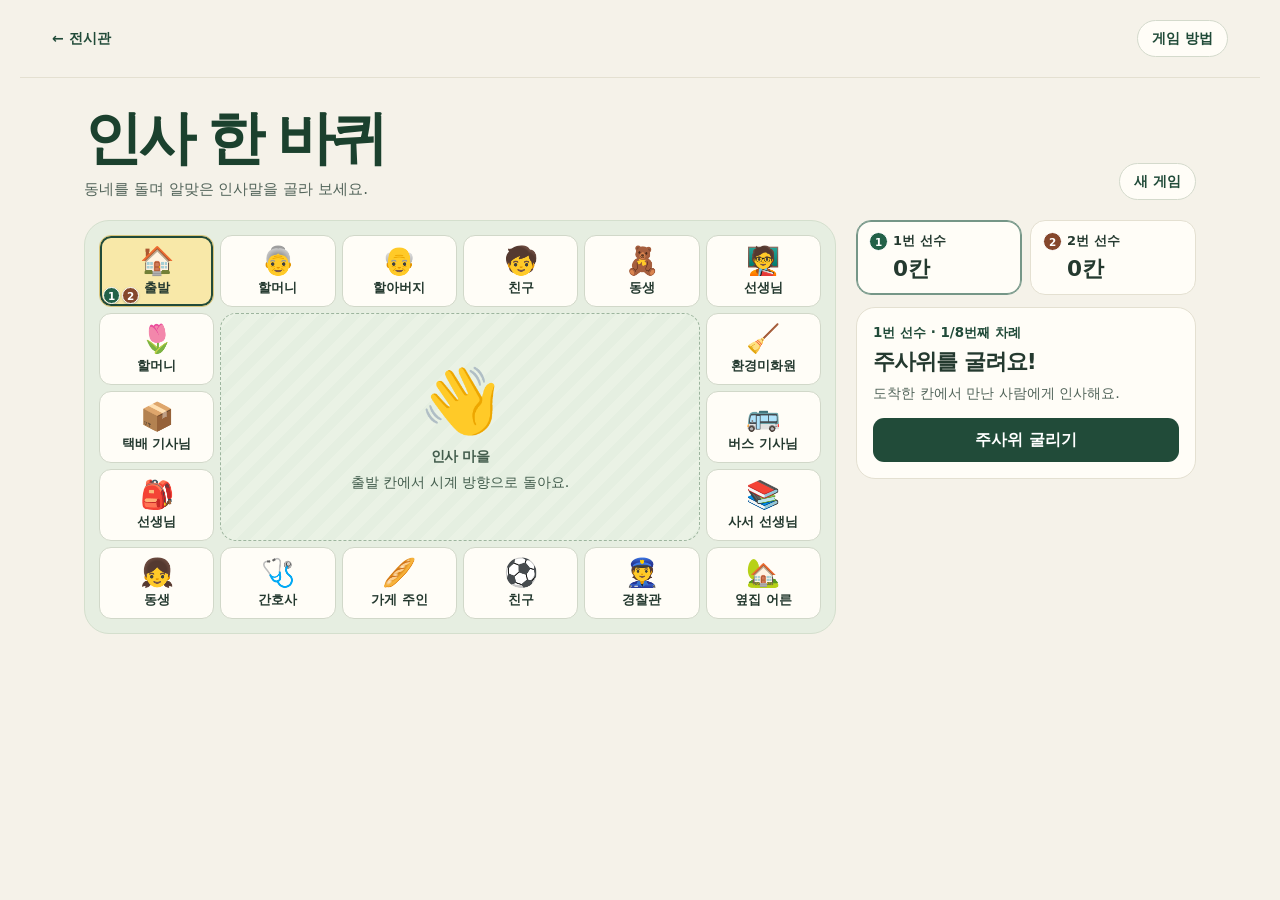
<file: works/014/index.html>
<!doctype html>
<html lang="ko">
<head>
<meta charset="utf-8">
<meta name="viewport" content="width=device-width,initial-scale=1">
<title>인사 한 바퀴 · 014</title>
<style>
  :root{color-scheme:light;--ink:#24392f;--muted:#52645a;--green:#214b39;--paper:#fffdf7;--line:#e4e0d1;--one:#236148;--one-bg:#dceee2;--two:#85472c;--two-bg:#f9e4d8}
  *{box-sizing:border-box}
  body{margin:0;background:#f5f2e9;color:var(--ink);font-family:system-ui,"Malgun Gothic",sans-serif}
  button{font:inherit;cursor:pointer}
  a:focus-visible,button:focus-visible{outline:3px solid #194d9c;outline-offset:3px}
  .topbar{max-width:1240px;margin:auto;padding:20px 32px;display:flex;align-items:center;justify-content:space-between;gap:12px;border-bottom:1px solid var(--line)}
  .back,.rules,.reset{color:var(--green);font-weight:750;font-size:.88rem}
  .back{text-decoration:none}
  .back:hover{text-decoration:underline}
  .rules,.reset{border:1px solid #d4dacc;background:var(--paper);border-radius:100px;padding:8px 14px}
  .rules:hover,.reset:hover{background:#e8efe3}
  main{max-width:1160px;margin:auto;padding:28px 24px 36px}
  .intro{display:flex;align-items:end;justify-content:space-between;gap:12px;margin-bottom:20px}
  h1,h2,p{margin:0}
  h1{font-size:clamp(2.1rem,6vw,3.65rem);line-height:1.1;letter-spacing:-.075em;color:#1b412e}
  .intro p{color:var(--muted);margin-top:9px;font-size:.95rem}
  .layout{display:grid;grid-template-columns:minmax(0,1fr) minmax(290px,340px);gap:20px;align-items:start}
  .board-frame{border:1px solid #d4dfcd;border-radius:25px;background:#e6eee1;padding:14px}
  .board{display:grid;grid-template-columns:repeat(6,minmax(0,1fr));grid-template-rows:repeat(5,minmax(72px,1fr));gap:6px;position:relative}
  .tile{position:relative;display:flex;flex-direction:column;align-items:center;justify-content:center;gap:4px;background:var(--paper);border:1px solid #d1d8c9;border-radius:12px;min-width:0;padding:6px 1px 9px;text-align:center}
  .tile.start{background:#f8e8a8;border-color:#d8c57c}
  .tile.owned-one{background:var(--one-bg);border-color:#70a18a}
  .tile.owned-two{background:var(--two-bg);border-color:#c98870}
  .tile.is-active{box-shadow:inset 0 0 0 2px var(--green)}
  .tile-icon{font-size:clamp(1.15rem,2.5vw,1.72rem);line-height:1.18}
  .tile-name{font-weight:750;font-size:clamp(.65rem,1.25vw,.84rem);word-break:keep-all;line-height:1.15}
  .owner{position:absolute;top:3px;right:3px;font-size:.61rem;line-height:1;background:white;padding:2px 3px;border-radius:4px;font-weight:850}
  .owner:empty{display:none}
  .owned-one .owner{color:var(--one)}
  .owned-two .owner{color:var(--two)}
  .tokens{position:absolute;bottom:2px;left:3px;display:flex;gap:2px}
  .token{display:grid;place-items:center;width:17px;height:17px;border:1px solid #fff;border-radius:50%;font-size:.65rem;font-weight:900;color:white;box-shadow:0 1px 2px #23372c45}
  .one{background:var(--one)}
  .two{background:var(--two)}
  .courtyard{grid-area:2 / 2 / 5 / 6;display:grid;place-content:center;text-align:center;gap:7px;min-width:0;padding:8px;border:1px dashed #9db59e;border-radius:16px;color:var(--green);background:repeating-linear-gradient(135deg,#eaf2e5,#eaf2e5 10px,#e5efe1 10px,#e5efe1 20px)}
  .courtyard-icon{font-size:clamp(2rem,6vw,4rem);line-height:1.2}
  .courtyard-title{font-size:clamp(1.02rem,2.7vw,1.65rem);font-weight:850;letter-spacing:-.045em}
  .courtyard p{font-size:clamp(.68rem,1.55vw,.9rem);color:#435d4d}
  .sidebar{display:grid;gap:12px;min-width:0}
  .scores{display:grid;grid-template-columns:repeat(2,minmax(0,1fr));gap:8px}
  .score{min-width:0;border:1px solid var(--line);background:var(--paper);border-radius:15px;padding:11px 12px}
  .score.current{border-color:#759687;box-shadow:inset 0 0 0 1px #759687}
  .score-name{font-size:.81rem;font-weight:780;display:flex;align-items:center;gap:5px}
  .score-name .token{position:static;width:19px;height:19px;box-shadow:none}
  .score-value{font-weight:850;font-size:1.35rem;margin:3px 0 0 24px;font-variant-numeric:tabular-nums}
  .panel{min-width:0;background:var(--paper);border:1px solid var(--line);border-radius:19px;padding:16px}
  .turn{font-weight:800;color:var(--green);font-size:.84rem;min-height:1.3em}
  .panel h2{font-size:1.38rem;letter-spacing:-.045em;line-height:1.25;margin-top:6px}
  .description{color:var(--muted);font-size:.9rem;line-height:1.55;margin-top:6px}
  .description:empty,.actions:empty{display:none}
  .dice{display:grid;grid-template:repeat(3,1fr)/repeat(3,1fr);gap:4px;width:53px;height:53px;margin:14px auto 0;padding:9px;border:1px solid #b7c7b9;border-radius:13px;background:white;box-shadow:0 3px 0 #dce5d9}
  .dice[hidden]{display:none}
  .pip{width:8px;height:8px;align-self:center;justify-self:center;border-radius:50%;background:#315643;visibility:hidden}
  .pip.visible{visibility:visible}
  .actions{display:grid;gap:8px;margin-top:14px}
  .action{width:100%;min-height:44px;border-radius:11px;border:1px solid transparent;padding:9px 11px;background:var(--green);color:white;font-weight:780}
  .action:hover:not(:disabled){background:#31624b}
  .action:disabled{background:#e5ece2;color:#4e6457;cursor:default}
  .choice{text-align:left;background:#f0f4e9;color:var(--green);border-color:#d1decd}
  .choice:hover:not(:disabled){background:#e0ebd8}
  dialog{width:min(430px,calc(100% - 32px));border:1px solid var(--line);border-radius:20px;padding:22px;color:var(--ink);background:var(--paper)}
  dialog::backdrop{background:#1d302bbb}
  dialog h2{font-size:1.35rem}
  dialog ol{padding-left:23px;line-height:1.65}
  dialog p{margin:12px 0;line-height:1.55}
  dialog form{display:flex;justify-content:flex-end;gap:8px}
  @media(max-width:850px){.layout{grid-template-columns:minmax(0,1fr) minmax(246px,288px);gap:12px}.board-frame{padding:9px}.board{grid-template-rows:repeat(5,minmax(63px,1fr))}}
  @media(max-width:680px){.topbar{padding:12px 16px}main{padding:18px 10px 24px}.intro{margin:0 4px 13px}.intro p{font-size:.83rem;margin-top:6px}.layout{grid-template-columns:1fr;gap:10px}.sidebar{gap:8px}.board-frame{border-radius:16px;padding:6px}.board{gap:4px;grid-template-rows:repeat(5,minmax(48px,1fr))}.tile{border-radius:7px;gap:2px;padding:3px 0 5px}.tile-icon{font-size:1.04rem}.tile-name{font-size:clamp(.6rem,2.6vw,.79rem)}.owner{font-size:.56rem;top:1px;right:1px;padding:1px 2px}.tokens{bottom:0;left:1px;gap:1px}.tokens .token{width:13px;height:13px;font-size:.53rem}.courtyard{border-radius:10px}.panel{padding:13px}.score{padding:8px 11px}.score-value{font-size:1.15rem}}
</style>
</head>
<body>
<header class="topbar">
  <a class="back" href="../../">← 전시관</a>
  <button class="rules" id="rules" type="button">게임 방법</button>
</header>
<main>
  <div class="intro">
    <div><h1>인사 한 바퀴</h1><p>동네를 돌며 알맞은 인사말을 골라 보세요.</p></div>
    <button class="reset" id="reset" type="button">새 게임</button>
  </div>
  <div class="layout">
    <div class="board-frame" aria-label="동네 지도">
      <div class="board" id="board">
        <div class="courtyard">
          <span class="courtyard-icon" aria-hidden="true">👋</span>
          <p class="courtyard-title">인사 마을</p>
          <p>출발 칸에서 시계 방향으로 돌아요.</p>
        </div>
      </div>
    </div>
    <div class="sidebar">
      <section class="scores" aria-label="내 칸 개수">
        <div class="score" id="score-0"><div class="score-name"><span class="token one" aria-hidden="true">1</span>1번 선수</div><p class="score-value" id="count-0">0칸</p></div>
        <div class="score" id="score-1"><div class="score-name"><span class="token two" aria-hidden="true">2</span>2번 선수</div><p class="score-value" id="count-1">0칸</p></div>
      </section>
      <section class="panel" aria-label="게임 진행">
        <div role="status" aria-live="polite" aria-atomic="true">
          <p class="turn" id="turn"></p>
          <h2 id="prompt"></h2>
          <p class="description" id="description"></p>
        </div>
        <div class="dice" id="dice" role="img" hidden></div>
        <div class="actions" id="actions"></div>
      </section>
    </div>
  </div>
</main>
<dialog id="rules-dialog" aria-labelledby="rules-title">
  <h2 id="rules-title">게임 방법</h2>
  <ol>
    <li>두 사람이 번갈아 주사위를 굴리고 나온 수만큼 이동해요.</li>
    <li>도착한 칸에서 알맞은 인사말을 고르면 내 칸이 돼요. 상대의 칸도 가져올 수 있어요.</li>
    <li>틀리면 칸 주인은 그대로예요. 출발 칸에는 문제가 없어요.</li>
    <li>한 사람당 8번씩 차례를 마치면 칸이 더 많은 사람이 이겨요.</li>
  </ol>
  <form method="dialog"><button class="action" type="submit" autofocus>닫기</button></form>
</dialog>
<dialog id="reset-dialog" aria-labelledby="reset-title">
  <h2 id="reset-title">새 게임을 시작할까요?</h2>
  <p>지금까지 모은 칸과 차례가 처음으로 돌아가요.</p>
  <form method="dialog">
    <button class="reset" value="cancel" autofocus>계속하기</button>
    <button class="reset" value="restart">새로 시작</button>
  </form>
</dialog>
<script>
  // 각 문제에는 상대와 상황, 정답, 고쳐 말할 수 있는 짧은 이유가 있어요.
  const questions = [
    ['👵','할머니','오랜만에 할머니 댁에 왔어요.','할머니, 안녕하세요!','할머니, 오랜만이야!','어른을 만날 때는 “안녕하세요”라고 인사해요.'],
    ['👴','할아버지','할아버지가 짐을 같이 들어 주셨어요.','할아버지, 도와주셔서 감사합니다.','할아버지, 도와줘서 고마워!','어른의 도움에는 “감사합니다”라고 말해요.'],
    ['🧒','친구','아침에 같은 반 친구를 만났어요.','안녕! 좋은 아침이야.','내일 봐! 잘 가.','처음 만난 순간에는 “안녕! 좋은 아침이야”라고 인사해요.'],
    ['🧸','동생','동생이 집에서 놀다가 손을 흔들어요.','안녕! 같이 놀까?','잘 가! 다음에 만나.','동생을 반갑게 만나면 “안녕!”이라고 말할 수 있어요.'],
    ['🧑‍🏫','선생님','등굣길에 선생님을 만났어요.','선생님, 안녕하세요!','선생님, 안녕!','선생님을 만날 때는 존댓말로 인사해요.'],
    ['🧹','환경미화원','길을 깨끗하게 청소하고 계신 분을 만났어요.','안녕하세요! 감사합니다.','안녕! 고마워.','처음 뵙는 어른께는 존댓말로 인사하고 감사함을 전해요.'],
    ['🚌','버스 기사님','버스에서 내가 먼저 내려요. 기사님은 운전을 계속하셔요.','감사합니다. 안녕히 계세요!','감사합니다. 안녕히 가세요!','상대가 그 자리에 남아 있고 내가 먼저 떠날 때는 “안녕히 계세요”라고 인사해요.'],
    ['📚','사서 선생님','사서 선생님이 찾던 책을 찾아 주셨어요.','책을 찾아 주셔서 감사합니다.','책 찾아 줘서 고마워!','어른이 도와주셨을 때는 “감사합니다”로 고마움을 전해요.'],
    ['🏡','옆집 어른','집에 계신 옆집 어른께 인사하고 내가 먼저 나가요.','안녕히 계세요!','안녕히 가세요!','그 자리에 남는 어른께는 “안녕히 계세요”라고 인사해요.'],
    ['👮','경찰관','길을 알려 준 경찰관에게 고마움을 전해요.','길을 알려 주셔서 감사합니다.','길 알려 줘서 고마워!','처음 뵙는 어른께는 “감사합니다”라고 높여 말해요.'],
    ['⚽','친구','축구를 함께 한 친구와 집에 가려고 헤어져요.','잘 가! 다음에 또 놀자.','안녕! 이제 같이 축구하자.','친구와 헤어질 때는 “잘 가”라고 인사해요.'],
    ['🥖','가게 주인','빵집 주인께 인사하고 내가 먼저 가게를 나서요.','감사합니다. 안녕히 계세요!','감사합니다. 안녕히 가세요!','가게에 남는 분께는 “안녕히 계세요”가 알맞아요.'],
    ['🩺','간호사','간호사 선생님이 다친 무릎을 돌봐 주셨어요.','돌봐 주셔서 감사합니다.','돌봐 줘서 고마워!','도와주신 어른께는 “감사합니다”라고 말해요.'],
    ['👧','동생','동생이 이제 잠자러 방에 들어가요.','잘 자! 좋은 꿈 꿔.','잘 잤어? 좋은 아침이야.','잠자러 갈 때는 “잘 자”라고 인사해요.'],
    ['🎒','선생님','나는 교실에 남고 선생님이 먼저 나가세요.','선생님, 안녕히 가세요!','선생님, 안녕히 계세요!','떠나는 어른께는 “안녕히 가세요”라고 인사해요.'],
    ['📦','택배 기사님','택배 기사님이 물건을 건네주고 먼저 떠나세요.','감사합니다. 안녕히 가세요!','감사합니다. 안녕히 계세요!','떠나는 분께는 “안녕히 가세요”라고 인사해요.'],
    ['🌷','할머니','할머니가 주무시러 방에 들어가세요.','할머니, 안녕히 주무세요.','할머니, 잘 자!','어른이 주무시기 전에는 “안녕히 주무세요”라고 인사해요.']
  ];
  const path = [
    [1,1],[1,2],[1,3],[1,4],[1,5],[1,6],[2,6],[3,6],[4,6],
    [5,6],[5,5],[5,4],[5,3],[5,2],[5,1],[4,1],[3,1],[2,1]
  ];
  const faces = [[4],[0,8],[0,4,8],[0,2,6,8],[0,2,4,6,8],[0,2,3,5,6,8]];
  const rounds = 8;
  const reducedMotion = matchMedia('(prefers-reduced-motion: reduce)');
  const byId = id => document.getElementById(id);
  const board = byId('board');
  const dice = byId('dice');
  const actions = byId('actions');
  const resetDialog = byId('reset-dialog');
  const tiles = [];
  const pips = Array.from({length:9}, () => {
    const pip = document.createElement('span');
    pip.className = 'pip';
    pip.setAttribute('aria-hidden', 'true');
    dice.append(pip);
    return pip;
  });
  let game;

  function buildBoard() {
    path.forEach(([row, column], index) => {
      const [icon, name] = index === 0 ? ['🏠','출발'] : questions[index - 1];
      const tile = document.createElement('div');
      tile.className = index === 0 ? 'tile start' : 'tile';
      tile.style.gridArea = row + ' / ' + column;
      const symbol = document.createElement('span');
      symbol.className = 'tile-icon';
      symbol.textContent = icon;
      symbol.setAttribute('aria-hidden', 'true');
      const label = document.createElement('span');
      label.className = 'tile-name';
      label.textContent = name;
      const owner = document.createElement('span');
      owner.className = 'owner';
      const tokens = document.createElement('div');
      tokens.className = 'tokens';
      tile.append(symbol, label, owner, tokens);
      board.append(tile);
      tiles.push({tile, owner, tokens});
    });
  }

  function showBoard() {
    const scores = [0, 0];
    tiles.forEach(({tile, owner, tokens}, index) => {
      const player = game.owners[index];
      tile.classList.toggle('owned-one', player === 0);
      tile.classList.toggle('owned-two', player === 1);
      tile.classList.toggle('is-active', !game.finished && game.positions[game.active] === index);
      owner.textContent = player === null ? '' : (player + 1) + '번 칸';
      if (player !== null) scores[player]++;
      tokens.replaceChildren();
    });
    game.positions.forEach((position, player) => {
      const token = document.createElement('span');
      token.className = 'token ' + (player === 0 ? 'one' : 'two');
      token.textContent = player + 1;
      token.setAttribute('role', 'img');
      token.setAttribute('aria-label', (player + 1) + '번 선수 말');
      tiles[position].tokens.append(token);
      byId('count-' + player).textContent = scores[player] + '칸';
      byId('score-' + player).classList.toggle('current', !game.finished && player === game.active);
    });
    return scores;
  }

  function action(label, handler, className = '') {
    const button = document.createElement('button');
    button.type = 'button';
    button.className = 'action ' + className;
    button.textContent = label;
    button.addEventListener('click', handler);
    actions.append(button);
    return button;
  }

  function showPanel(title, description) {
    byId('turn').textContent = game.finished ? '게임 결과' : (game.active + 1) + '번 선수 · ' + (Math.floor(game.turn / 2) + 1) + '/' + rounds + '번째 차례';
    byId('prompt').textContent = title;
    byId('description').textContent = description;
    actions.replaceChildren();
  }

  function showDice(value) {
    dice.hidden = false;
    dice.setAttribute('aria-label', '주사위 ' + value);
    pips.forEach((pip, index) => pip.classList.toggle('visible', faces[value - 1].includes(index)));
  }

  function showRoll(focus) {
    dice.hidden = true;
    showPanel('주사위를 굴려요!', '도착한 칸에서 만난 사람에게 인사해요.');
    const button = action('주사위 굴리기', roll);
    if (focus) button.focus();
  }

  async function roll() {
    const current = game;
    const value = Math.floor(Math.random() * 6) + 1;
    showDice(value);
    showPanel(value + '칸 이동!', '말이 한 칸씩 움직여요.');
    action('이동 중…', () => {}).disabled = true;
    for (let step = 0; step < value; step++) {
      if (!reducedMotion.matches) await new Promise(resolve => setTimeout(resolve, 165));
      if (game !== current) return;
      game.positions[game.active] = (game.positions[game.active] + 1) % path.length;
      showBoard();
    }
    const index = game.positions[game.active];
    if (index === 0) {
      showPanel('출발 칸에 도착했어요.', '이번 차례는 여기까지!');
      action(game.turn + 1 === rounds * 2 ? '결과 보기' : '다음 차례', advance).focus();
      return;
    }
    const [icon, name, situation, correct, wrong] = questions[index - 1];
    showPanel(icon + ' ' + name + '에게 뭐라고 할까요?', situation);
    const choices = Math.random() < .5 ? [correct, wrong] : [wrong, correct];
    choices.forEach(choice => action(choice, () => answer(index, choice === correct), 'choice'));
    actions.firstElementChild.focus();
  }

  function answer(index, isCorrect) {
    const [, name, , correct, , reason] = questions[index - 1];
    const previousOwner = game.owners[index];
    let title = '아쉬워요! 이렇게 인사해요.';
    if (isCorrect) {
      game.owners[index] = game.active;
      title = previousOwner === game.active ? '정답! 내 칸을 지켰어요.' : '정답! ' + name + ' 칸을 얻었어요.';
    }
    showBoard();
    showPanel(title, '“' + correct + '” ' + reason);
    action(game.turn + 1 === rounds * 2 ? '결과 보기' : '다음 차례', advance).focus();
  }

  function advance() {
    game.turn++;
    if (game.turn === rounds * 2) {
      game.finished = true;
      const [one, two] = showBoard();
      dice.hidden = true;
      const result = one === two ? '무승부예요!' : (one > two ? '1번' : '2번') + ' 선수 승리!';
      showPanel(result, '1번 선수 ' + one + '칸 · 2번 선수 ' + two + '칸');
      action('다시 하기', () => start(true)).focus();
      return;
    }
    game.active = game.turn % 2;
    showBoard();
    showRoll(true);
  }

  function start(focus = false) {
    game = {active:0, turn:0, positions:[0, 0], owners:Array(path.length).fill(null), finished:false};
    showBoard();
    showRoll(focus);
  }

  byId('rules').addEventListener('click', () => byId('rules-dialog').showModal());
  byId('reset').addEventListener('click', () => {
    resetDialog.returnValue = '';
    resetDialog.showModal();
  });
  resetDialog.addEventListener('close', () => {
    if (resetDialog.returnValue === 'restart') start(true);
  });
  buildBoard();
  start();
</script>
</body>
</html>
</file>
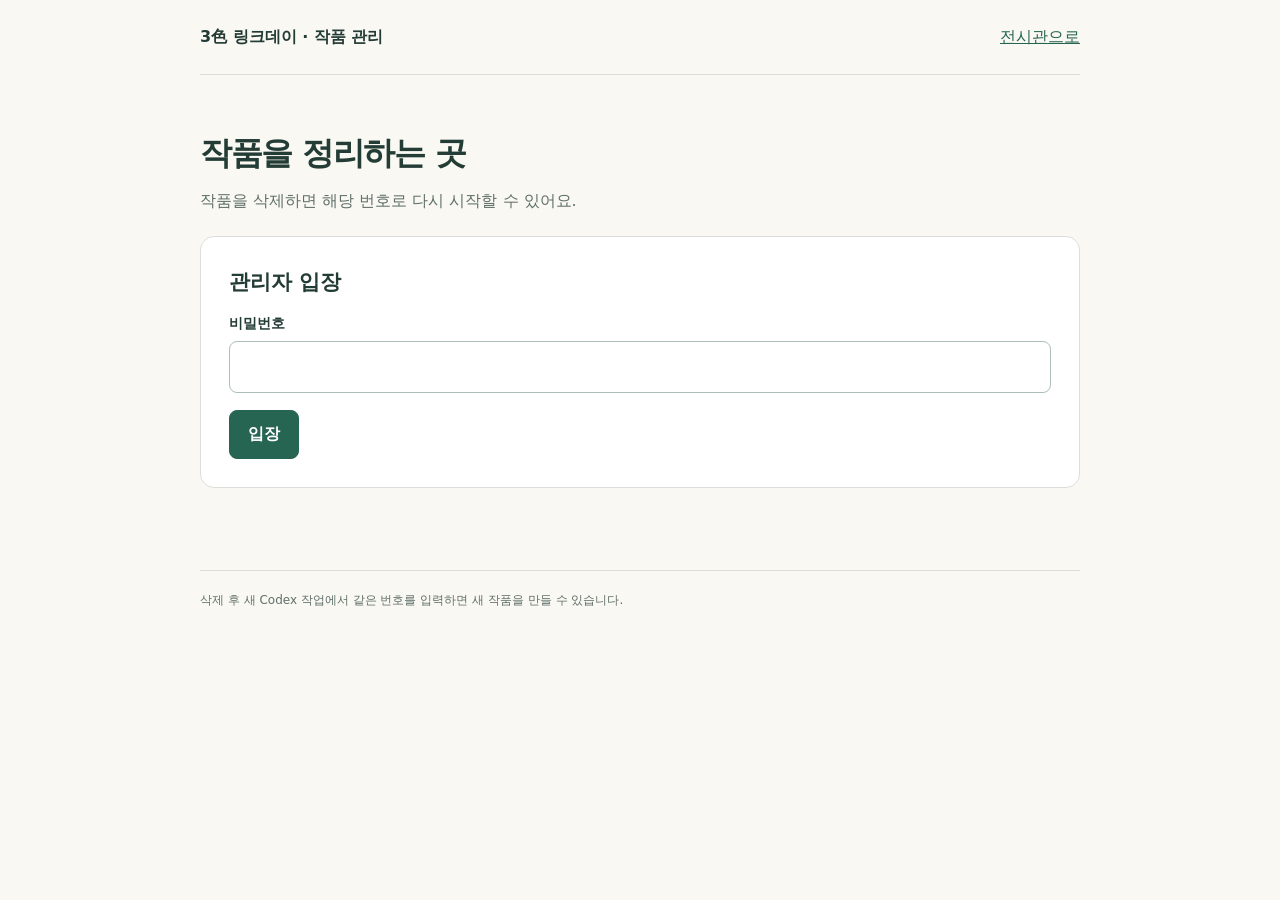
<file: admin.html>
<!doctype html>
<html lang="ko">
<head>
  <meta charset="utf-8">
  <meta name="viewport" content="width=device-width, initial-scale=1">
  <meta name="robots" content="noindex, nofollow">
  <meta http-equiv="Content-Security-Policy" content="default-src 'self'; script-src 'self'; style-src 'self' 'unsafe-inline'; connect-src https://api.github.com; img-src 'self' data:; object-src 'none'; base-uri 'self'; form-action 'none'; frame-src 'none'">
  <title>작품 관리 · 3色 링크데이</title>
  <style>
    *{box-sizing:border-box}body{margin:0;background:#faf8f3;color:#233c35;font-family:"Apple SD Gothic Neo","Malgun Gothic",system-ui,sans-serif;line-height:1.65;word-break:keep-all}.wrap{width:min(880px,calc(100% - 36px));margin:0 auto}header{display:flex;align-items:center;justify-content:space-between;border-bottom:1px solid #dddeda;padding:24px 0;gap:16px}a{color:#266552}h1{font-size:32px;letter-spacing:-.04em;margin-bottom:8px}h2{font-size:21px;margin:0 0 12px}p{margin:8px 0 20px;color:#607069}main{padding:30px 0 60px}.panel{background:white;border:1px solid #dddeda;border-radius:14px;padding:28px;margin:22px 0}label{display:block;font-size:14px;font-weight:700;margin:12px 0 6px}input,button{font:inherit}input{width:100%;padding:12px;border:1px solid #adbfb4;border-radius:8px;background:#fff;color:#233c35}button{border:1px solid #266552;background:#266552;color:white;border-radius:8px;padding:10px 18px;font-weight:700;cursor:pointer}button:disabled{opacity:.55;cursor:wait}input:focus-visible,button:focus-visible,a:focus-visible{outline:3px solid #b34e36;outline-offset:4px}.row{display:flex;gap:12px;align-items:center;justify-content:space-between;flex-wrap:wrap}.actions{display:flex;gap:12px;flex-wrap:wrap;margin-top:17px}.quiet{background:transparent;color:#266552}.delete{background:#b74734;border-color:#b74734;white-space:nowrap}.work{display:flex;justify-content:space-between;align-items:center;gap:20px;border:1px solid #dddeda;background:white;border-radius:12px;padding:20px;margin:14px 0}.work h3{font-size:18px;margin:0 0 4px;overflow-wrap:anywhere}.work p{font-size:14px;margin:0;overflow-wrap:anywhere}.tag{font-size:12px;color:#266552;font-weight:800}.small{font-size:13px}.status{white-space:pre-line;padding:16px 18px;background:#edf2e9;border-radius:9px;margin:20px 0}.status:empty{display:none}.error{background:#fbe7df;color:#823424}details{margin-top:18px}summary{cursor:pointer;color:#266552}code{background:#f0f2ed;padding:1px 5px;border-radius:4px}footer{font-size:12px;color:#607069;border-top:1px solid #dddeda;padding-top:20px}[hidden]{display:none!important}@media(max-width:480px){.panel{padding:21px}.work{align-items:flex-start;flex-direction:column}.work button{width:100%}h1{font-size:28px}}
  </style>
  <script src="./admin.js" defer></script>
</head>
<body>
  <div class="wrap">
    <header><strong>3色 링크데이 · 작품 관리</strong><a href="./">전시관으로</a></header>
    <main>
      <h1>작품을 정리하는 곳</h1>
      <p>작품을 삭제하면 해당 번호로 다시 시작할 수 있어요.</p>
      <div id="status" class="status" role="status" aria-live="polite"></div>
      <section id="lock-panel" class="panel" aria-labelledby="lock-heading">
        <h2 id="lock-heading">관리자 입장</h2>
        <form id="lock-form"><label for="password">비밀번호</label><input id="password" type="password" inputmode="numeric" autocomplete="off" required><div class="actions"><button type="submit">입장</button></div></form>
      </section>
      <section id="connect-panel" class="panel" aria-labelledby="connect-heading" hidden>
        <h2 id="connect-heading">GitHub 연결</h2>
        <p>작품 삭제를 위해 이 저장소에 쓸 수 있는 GitHub 토큰을 연결해 주세요. 토큰은 이 페이지를 닫거나 새로고침하면 사라집니다.</p>
        <form id="connect-form"><label for="token">GitHub 쓰기 토큰</label><input id="token" type="password" autocomplete="off" spellcheck="false" autocapitalize="none" required><div class="actions"><button type="submit">GitHub 연결</button></div></form>
        <details><summary>처음 연결하나요?</summary><p class="small"><a href="https://github.com/settings/personal-access-tokens/new" target="_blank" rel="noopener noreferrer">GitHub에서 토큰 만들기</a> → 소유자 <code>kalapui36</code> → 저장소 <code>linkday</code>만 선택 → Contents 권한을 <strong>Read and write</strong>로 설정하세요. 생성한 값은 위 입력란에만 붙여 넣으세요.</p><p class="small">비밀번호는 관리 화면 잠금용이며, 실제 GitHub 변경 권한은 토큰으로 확인합니다.</p></details>
      </section>
      <section id="manage-panel" aria-labelledby="manage-heading" hidden>
        <div class="row"><h2 id="manage-heading">등록된 작품</h2><div class="actions"><button id="refresh" class="quiet" type="button">새로고침</button><button id="logout" class="quiet" type="button">로그아웃</button></div></div>
        <p class="small">삭제를 누르면 작품 폴더와 전시 목록에서 바로 제거됩니다. Pages 배포 후 전시관에 반영됩니다.</p>
        <div id="work-list"></div>
      </section>
    </main>
    <footer>삭제 후 새 Codex 작업에서 같은 번호를 입력하면 새 작품을 만들 수 있습니다.</footer>
  </div>
</body>
</html>
</file>
<file: works/011/style.css>
:root {
  color-scheme: dark;
  --surface: #101413;
  --panel: #191e1b;
  --outline: #303b31;
  --ink: #f5f7ed;
  --muted: #aeb8aa;
  --lime: #d8fb63;
  font-family: system-ui, -apple-system, "Malgun Gothic", sans-serif;
  background: var(--surface);
  color: var(--ink);
}
* { box-sizing: border-box; }
body { margin: 0; background: radial-gradient(ellipse at 50% 0%, #252f23, transparent 55%), var(--surface); }
a { color: inherit; text-decoration: none; }
button { font: inherit; touch-action: manipulation; }
button:focus-visible, a:focus-visible { outline: 2px solid var(--lime); outline-offset: 4px; }
[hidden] { display: none !important; }
.shell { width: min(100% - 48px, 1120px); margin: auto; }
.topbar { height: 65px; display: flex; align-items: center; justify-content: space-between; border-bottom: 1px solid #364138; }
.back { display: inline-flex; align-items: center; gap: 9px; color: var(--muted); font-size: 14px; font-weight: 650; }
.back:hover { color: var(--lime); }
.back span { font-size: 19px; }
.brand { color: var(--lime); font-weight: 850; font-size: 14px; letter-spacing: .25em; }
.intro { display: flex; gap: 16px; justify-content: space-between; align-items: end; padding: 25px 0 19px; }
h1 { margin: 0; font-size: clamp(36px, 5.3vw, 65px); line-height: 1.03; letter-spacing: -.095em; font-weight: 900; }
h1 em { color: var(--lime); font-style: normal; }
.intro p { margin: 11px 0 0; color: var(--muted); font-size: 15px; }
.scores { display: flex; gap: 10px; margin: 0; }
.scores div { padding: 9px 13px; min-width: 97px; border: 1px solid var(--outline); border-radius: 12px; background: #141a16; }
.scores dt { color: var(--muted); font-size: 11px; font-weight: 700; }
.scores dd { margin: 2px 0 0; font-size: 27px; line-height: 1; font-weight: 850; font-variant-numeric: tabular-nums; }
.scores div:nth-child(2) dd { color: var(--lime); }
.scene { position: relative; height: clamp(380px, 57vw, 557px); overflow: hidden; isolation: isolate; border: 1px solid #4a5542; border-radius: 19px; background: #273626; }
.scenery, #road, .scene-shade { position: absolute; inset: 0; width: 100%; height: 100%; }
.scenery { background: center 40% / cover no-repeat url("course.webp"), radial-gradient(ellipse at 50% 40%, #acc294, #223729 65%); transform: scale(var(--zoom, 1)); transform-origin: 50% 40%; }
#road { pointer-events: none; }
.scene-shade { pointer-events: none; background: linear-gradient(180deg, #0c180dbd 0%, transparent 36%, transparent 75%, #08100887 100%), radial-gradient(ellipse at 50% 50%, transparent 45%, #070f0750 100%); }
.timer { height: 3px; background: #e5ffae20; position: absolute; top: 0; left: 0; right: 0; }
.timer span { display: block; height: 100%; background: var(--lime); transform: scaleX(var(--remaining, 1)); transform-origin: left; }
.timer.urgent span { background: #ff8b6f; }
.course-status { position: absolute; display: flex; gap: 7px; align-items: center; left: 18px; top: 16px; font-size: 12px; color: #edf5e7; font-weight: 750; background: #101811c7; border: 1px solid #a0b68b53; border-radius: 99px; padding: 7px 10px; }
.course-status span:first-child { width: 6px; height: 6px; background: var(--lime); border-radius: 50%; }
.time-limit { position: absolute; top: 16px; right: 18px; min-width: 50px; padding: 6px 10px; border: 1px solid #a0b68b53; border-radius: 99px; background: #101811e8; color: var(--ink); text-align: center; font-size: 13px; font-weight: 800; font-variant-numeric: tabular-nums; }
.question { position: absolute; top: calc(9% + var(--question-drop, 0%)); left: 50%; transform: translateX(-50%) scale(var(--question-scale, 1)); transform-origin: top center; text-align: center; white-space: nowrap; }
.question-tag { display: block; color: var(--lime); font-size: 11px; font-weight: 800; letter-spacing: .12em; }
.question strong { display: block; margin-top: 2px; font-size: clamp(40px, 6vw, 75px); line-height: 1.04; font-weight: 900; letter-spacing: -.065em; text-shadow: 0 3px 20px #061305; }
.gate { --direction: -1; position: absolute; left: 50%; top: 40%; width: clamp(82px, 13vw, 150px); height: clamp(74px, 12vw, 143px); transform-origin: 50% 100%; transform: translate(calc(var(--offset, 120px) * var(--direction) - 50%), calc(var(--depth, 85px) - 100%)) scale(var(--gate-scale, .8)); border: 2px solid #c5fc85; border-block-end: 0; border-radius: 12px 12px 3px 3px; background: linear-gradient(#b8ff664d, #b6ff6608); box-shadow: 0 0 18px #92fa747a, inset 0 9px 24px #a9ff6b30; display: grid; place-items: start center; padding: 8px 4px 0; opacity: var(--gate-opacity, 1); }
.gate-right { --direction: 1; }
.gate:not(:disabled) { cursor: pointer; }
.gate:not(:disabled):hover, .gate.chosen { border-color: #f1ffa9; background: linear-gradient(#d8fb636b, #b6ff6618); box-shadow: 0 0 24px #d8fb6399; }
.gate.incorrect { border-color: #ff9b87; background: linear-gradient(#ff9b8760, #ff9b8710); box-shadow: 0 0 20px #ff9b8755; }
.gate-sign { color: #edffdb; min-width: 52%; text-align: center; font-size: clamp(24px, 4.6vw, 52px); line-height: 1; font-weight: 900; font-variant-numeric: tabular-nums; padding: 4px 7px; border-radius: 7px; background: #142c14d9; border: 1px solid #c5fc857c; }
.runner { position: absolute; left: 50%; bottom: 3%; height: 35%; aspect-ratio: 256 / 704; transform: translateX(calc(-50% + var(--steer, 0px))) rotate(var(--lean, 0deg)); transform-origin: 50% 96%; pointer-events: none; }
.sprite-filters { position: absolute; pointer-events: none; }
.runner-frame { position: absolute; inset: 0; overflow: hidden; filter: url(#runner-key); transform: translateY(var(--stride, 0px)) scaleX(var(--facing, 1)); }
.runner-frame img { display: block; position: absolute; left: var(--pose, 0%); top: -24.7159%; width: 600%; height: auto; max-width: none; }
.shadow { position: absolute; width: 105%; height: 9%; bottom: -1%; left: -3%; border-radius: 50%; background: #081007a6; filter: blur(5px); transform: rotate(-8deg); }
.finish { position: absolute; inset: 0; display: grid; place-items: center; background: #0b130ecc; padding: 24px; text-align: center; }
.finish div { padding: 22px 30px; background: #151e17; border: 1px solid #465443; border-radius: 15px; }
.finish h2 { margin: 0; color: var(--lime); font-size: clamp(25px, 5vw, 42px); letter-spacing: -.05em; }
.finish p { margin: 10px 0 0; color: #e1eade; line-height: 1.6; }
.scene[data-state="feedback"] .question-tag { color: #efff9c; }
.controls { padding: 13px 0 8px; }
.actions, .settings-actions { display: flex; gap: 10px; justify-content: center; }
.actions button, .settings-actions button { display: flex; align-items: center; justify-content: center; min-height: 52px; padding-inline: 20px; border: 1px solid var(--outline); border-radius: 11px; font-weight: 800; cursor: pointer; }
.actions .start, .settings-actions .start { min-width: 180px; gap: 9px; border-color: var(--lime); background: var(--lime); color: #1a2310; }
.start:not(:disabled):hover { background: #ebffa0; }
.actions .start:disabled { cursor: default; background: #273221; color: #e1f3b5; border-color: #364532; }
.settings-button { background: var(--panel); color: var(--ink); }
.settings-button:not(:disabled):hover { border-color: var(--lime); }
.settings-button:disabled { cursor: default; opacity: .6; }
.hint { margin: 9px 0 10px; text-align: center; color: var(--muted); font-size: 12px; }
.sr-only { position: absolute; width: 1px; height: 1px; overflow: hidden; clip-path: inset(50%); white-space: nowrap; }
.settings-view { max-width: 700px; margin: clamp(24px, 5vw, 56px) auto; padding: clamp(16px, 5vw, 32px); border: 1px solid var(--outline); border-radius: 19px; background: #151b17; }
.settings-view h1 { margin-bottom: 26px; font-size: clamp(32px, 6vw, 46px); }
.settings-view fieldset { min-width: 0; margin: 0 0 14px; padding: 12px 0 8px; border: 0; border-bottom: 1px solid var(--outline); }
.settings-view legend { padding: 0; color: var(--ink); font-size: 17px; font-weight: 800; }
.settings-view fieldset p { margin: 0 0 10px; color: var(--muted); font-size: 13px; }
.settings-view .settings-error { margin: 9px 0 0; color: #ffad9e; }
.options { display: grid; grid-template-columns: repeat(3, 1fr); gap: 8px; padding-bottom: 8px; }
.operation-options { grid-template-columns: repeat(4, 1fr); }
.options label { position: relative; cursor: pointer; }
.options input { position: absolute; width: 1px; height: 1px; opacity: 0; }
.options span { display: grid; align-content: center; text-align: center; min-height: 52px; padding: 5px; border: 1px solid #485443; border-radius: 9px; font-weight: 750; }
.options small { color: var(--muted); font-weight: 650; }
.options b { color: var(--lime); }
.options input:checked + span { border-color: var(--lime); background: #2a3820; color: var(--lime); }
.options input:focus-visible + span { outline: 2px solid var(--lime); outline-offset: 2px; }
.settings-actions { margin-top: 23px; justify-content: start; flex-wrap: wrap; }
@media (max-width: 640px) {
  .shell { width: calc(100% - 24px); }
  .topbar { height: 49px; }
  .intro { flex-wrap: wrap; align-items: center; padding: 16px 0 12px; gap: 12px; }
  .intro p { font-size: 13px; margin-top: 6px; }
  .scores div { display: flex; gap: 7px; min-width: 0; align-items: center; padding: 6px 9px; border-radius: 8px; }
  .scores dd { font-size: 18px; margin: 0; }
  .scene { height: clamp(290px, 95vw, 460px); border-radius: 13px; }
  .course-status { font-size: 10px; top: 10px; left: 9px; padding: 5px 7px; }
  .time-limit { top: 10px; right: 9px; min-width: 42px; font-size: 11px; padding: 5px 7px; }
  .question { top: calc(11% + var(--question-drop, 0%)); }
  .actions .start { flex: 1; }
  .actions button, .settings-actions button { min-height: 44px; }
  .settings-actions .start { min-width: 0; }
  .operation-options { grid-template-columns: repeat(2, 1fr); }
}
</file>
